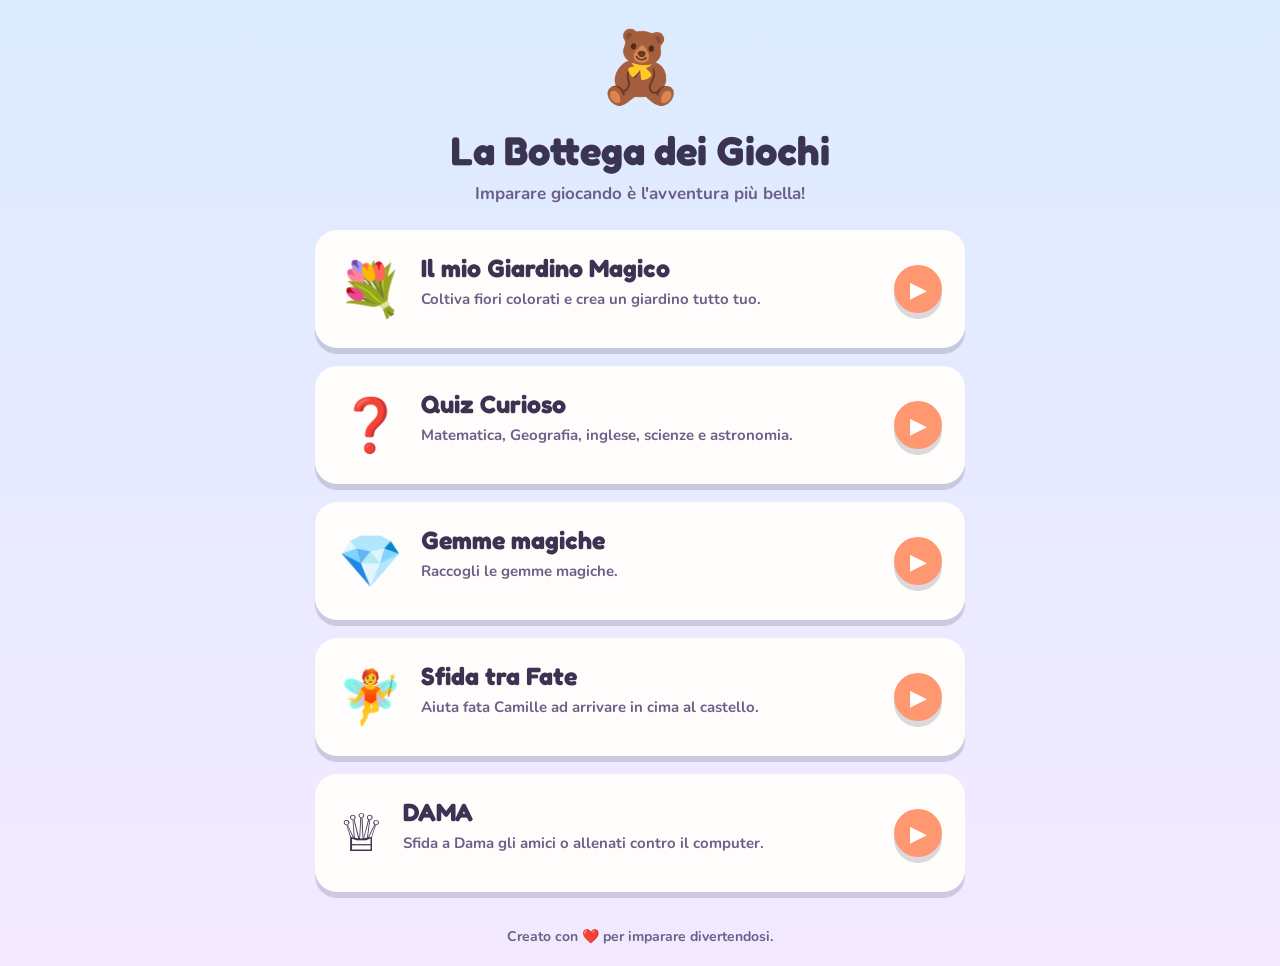
<file: index.html>
<!DOCTYPE html>
<html lang="it">
<head>

<meta charset="UTF-8">
<meta name="viewport" content="width=device-width, initial-scale=1.0">

<title>La Bottega dei Giochi</title>

<link rel="preconnect" href="https://fonts.googleapis.com">
<link href="https://fonts.googleapis.com/css2?family=Fredoka:wght@500;600;700&family=Nunito:wght@600;700;800&display=swap" rel="stylesheet">

<link rel="stylesheet" href="style.css">

</head>

<body>

<div class="stage">

<header>

<div class="logo">🧸</div>

<h1>La Bottega dei Giochi</h1>

<p class="subtitle">
Imparare giocando è l'avventura più bella!
</p>

</header>

<div class="cards">

<a class="card" href="il_mio_giardino_magico.html">

<div class="emoji">
💐
</div>

<div class="text">

<h2>Il mio Giardino Magico</h2>

<p>
Coltiva fiori colorati e crea un giardino tutto tuo.
</p>

</div>

<div class="play">
▶
</div>

</a>


<a class="card" href="quiz_educativo.html">

<div class="emoji">
❓
</div>

<div class="text">

<h2>Quiz Curioso</h2>

<p>
Matematica, Geografia, inglese, scienze e astronomia.
</p>

</div>

<div class="play">
▶
</div>

</a>



<a class="card" href="cerca_gemme.html">

<div class="emoji">
💎
</div>

<div class="text">

<h2>Gemme magiche</h2>

<p>
Raccogli le gemme magiche.

</p>

</div>

<div class="play">

▶

</div>

</a>

<!-- nuovo inserimento --!>
<a class="card" href="Sfida_tra_fate.html">

<div class="emoji">
🧚
</div>

<div class="text">

<h2>Sfida tra Fate</h2>

<p>
Aiuta fata Camille ad arrivare in cima al castello.

</p>

</div>

<div class="play">

▶

</div>

</a>
<!-- fine inserimento --!>

<!-- nuovo inserimento --!>
<a class="card" href="dama_italiana.html">

<div class="emoji">
♕
</div>

<div class="text">

<h2>DAMA</h2>

<p>
Sfida a Dama gli amici o allenati contro il computer.

</p>

</div>

<div class="play">

▶

</div>

</a>
<!-- fine inserimento --!>
  
</div>

<footer>

Creato con ❤️ per imparare divertendosi.

</footer>

</div>

</body>
</html>
</file>
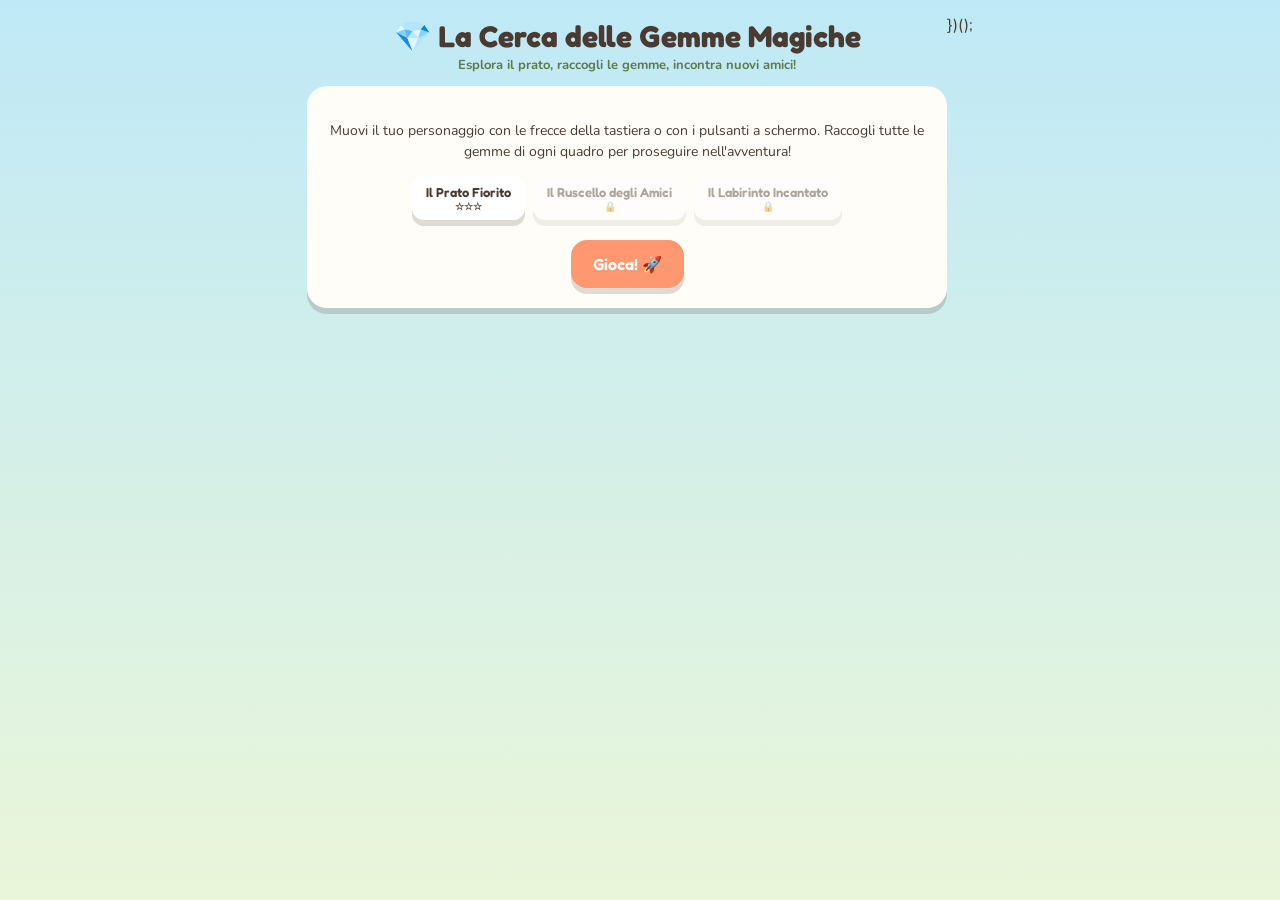
<file: cerca_gemme.html>
<!DOCTYPE html>
<html lang="it">
<head>
<meta charset="UTF-8">
<meta name="viewport" content="width=device-width, initial-scale=1.0">
<title>La Cerca delle Gemme Magiche</title>
<link rel="preconnect" href="https://fonts.googleapis.com">
<link href="https://fonts.googleapis.com/css2?family=Fredoka:wght@500;600;700&family=Nunito:wght@600;700;800&display=swap" rel="stylesheet">
<style>
  :root{
    --sky-top:#BFE9F7;
    --sky-bottom:#EAF6D9;
    --grass:#8FCB6B;
    --grass-dark:#6FAE4A;
    --card:#FFFDF8;
    --ink:#4A3B32;
    --coral:#FF9770;
    --coral-dark:#F07750;
    --leaf:#4CAF7D;
    --leaf-dark:#399367;
    --gem:#5EC8E0;
    --stone:#9C8B7A;
    --shadow: 0 6px 0 rgba(74,59,50,0.18);
  }
  *{box-sizing:border-box; -webkit-tap-highlight-color:transparent;}
  body{
    margin:0;
    font-family:'Nunito', sans-serif;
    background:linear-gradient(180deg, var(--sky-top) 0%, var(--sky-bottom) 100%);
    min-height:100vh;
    color:var(--ink);
    display:flex;
    justify-content:center;
    padding:14px;
    user-select:none;
  }
  .stage{ width:100%; max-width:640px; }
  h1{
    font-family:'Fredoka', sans-serif;
    text-align:center;
    font-size:clamp(22px,6vw,30px);
    margin:4px 0 2px;
  }
  .subtitle{ text-align:center; font-weight:700; color:#5c7a4a; margin:0 0 12px; font-size:13px; }

  .home-card{ background:var(--card); border-radius:20px; padding:20px; box-shadow:var(--shadow); text-align:center; }
  .home-card p{ line-height:1.5; font-size:14px; }
  .big-btn{
    font-family:'Fredoka'; font-weight:600; font-size:16px; border:none; border-radius:16px;
    padding:14px 22px; cursor:pointer; background:var(--coral); color:#fff; box-shadow:var(--shadow); margin-top:8px;
  }
  .big-btn:active{ transform:translateY(3px); box-shadow:0 2px 0 rgba(0,0,0,0.2); }
  .big-btn.secondary{ background:var(--leaf); }
  .level-picker{ display:flex; gap:8px; justify-content:center; margin:12px 0; flex-wrap:wrap; }
  .level-chip{
    font-family:'Fredoka'; font-weight:600; font-size:13px; border:none; border-radius:12px;
    padding:8px 14px; cursor:pointer; background:#fff; box-shadow:var(--shadow); color:var(--ink);
  }
  .level-chip.locked{ opacity:.45; cursor:not-allowed; }
  .level-chip small{ display:block; font-size:10px; }

  .hud{ display:flex; justify-content:space-between; align-items:center; margin-bottom:8px; gap:8px; flex-wrap:wrap; }
  .pill{
    background:var(--card); border-radius:14px; padding:7px 12px; font-family:'Fredoka'; font-weight:600;
    font-size:13px; box-shadow:var(--shadow);
  }
  .back-btn{
    background:var(--card); border:none; border-radius:14px; padding:7px 12px; font-family:'Fredoka';
    font-weight:600; font-size:13px; cursor:pointer; box-shadow:var(--shadow); color:var(--ink);
  }

  .game-wrap{ position:relative; width:100%; aspect-ratio:3/2; border-radius:20px; overflow:hidden;
    background:linear-gradient(180deg, var(--sky-top) 0%, var(--sky-bottom) 35%, #9ED67A 35%, var(--grass) 55%, #7FBE5C 78%, var(--grass-dark) 100%);
    box-shadow:var(--shadow); touch-action:none;
  }
  .entity{ position:absolute; transform:translate(-50%,-50%); pointer-events:none; }
  .entity svg{ display:block; width:100%; height:100%; overflow:visible; }
  .npc, .creature{ pointer-events:auto; cursor:pointer; }
  .npc.traded{ opacity:.55; }

  .trade-prompt{
    position:absolute; transform:translate(-50%,-165%); pointer-events:auto; z-index:10;
    font-family:'Fredoka'; font-weight:600; font-size:12px; border:none; border-radius:12px;
    padding:5px 10px; cursor:pointer; background:var(--coral); color:#fff; box-shadow:0 3px 0 rgba(74,59,50,0.25);
    white-space:nowrap; animation: promptPulse 1s ease-in-out infinite;
  }
  @keyframes promptPulse{ 0%,100%{ transform:translate(-50%,-165%) scale(1); } 50%{ transform:translate(-50%,-165%) scale(1.08); } }

  .gem-sparkle{ animation: sparkle 1.6s ease-in-out infinite; }
  @keyframes sparkle{ 0%,100%{ transform:translate(-50%,-50%) scale(1); } 50%{ transform:translate(-50%,-50%) scale(1.15); } }

  .character{ z-index:5; transition: none; }
  .bump{ animation: bump 0.4s ease; }
  @keyframes bump{ 0%{ filter:none; } 40%{ filter:brightness(1.6) saturate(0.6); } 100%{ filter:none; } }

  .controls{ display:flex; justify-content:space-between; align-items:center; margin-top:12px; }
  .dpad{ display:grid; grid-template-columns:repeat(3,44px); grid-template-rows:repeat(3,44px); gap:4px; }
  .dpad button{
    border:none; border-radius:12px; background:var(--card); box-shadow:var(--shadow); font-size:18px; cursor:pointer;
  }
  .dpad button:active{ transform:translateY(2px); box-shadow:0 2px 0 rgba(0,0,0,0.18); }
  .dpad .up{ grid-column:2; grid-row:1; }
  .dpad .left{ grid-column:1; grid-row:2; }
  .dpad .right{ grid-column:3; grid-row:2; }
  .dpad .down{ grid-column:2; grid-row:3; }
  .hint{ font-size:12px; color:#7a6f5c; font-weight:700; text-align:right; max-width:180px; }

  .toast{
    position:fixed; left:50%; bottom:22px; transform:translateX(-50%) translateY(20px);
    background:var(--ink); color:#fff; padding:10px 18px; border-radius:14px;
    font-weight:700; font-size:14px; opacity:0; transition:all .25s; pointer-events:none;
    max-width:88vw; text-align:center; z-index:70;
  }
  .toast.show{ opacity:1; transform:translateX(-50%) translateY(0); }

  .overlay{ position:fixed; inset:0; background:rgba(74,59,50,0.55); display:flex; align-items:center; justify-content:center; z-index:80; padding:16px; }
  .modal{ background:var(--card); border-radius:20px; padding:24px; max-width:380px; width:100%; text-align:center; box-shadow:0 12px 30px rgba(0,0,0,0.3); }
  .modal h2{ font-family:'Fredoka'; margin-top:0; }
  .modal .stars{ font-size:40px; letter-spacing:6px; margin:10px 0; }

  .loading{ text-align:center; padding:60px 0; font-family:'Fredoka'; font-size:16px; }
</style>
</head>
<body>
<div class="stage" id="stage">
  <div class="loading">💎 Sto preparando l'avventura...</div>
</div>
<div id="toastEl" class="toast"></div>

<script>
(function(){

const STORAGE_KEY = 'gem-quest-progress';
const MOVE_SPEED = 0.9;
const CHAR_R = 4.2;

const FRUIT_EMOJIS = ['🍓','🍎','🍇','🍊'];

const LEVELS = [
  {
    id:1, name:'Il Prato Fiorito',
    intro:'Raccogli gemme 💎 e frutti 🍓! I frutti ti serviranno nei prossimi quadri per fare scambi con gli animali.',
    start:{x:8,y:55},
    gemsNeeded:4,
    gemColor:'#5EC8E0',
    gems:[{id:'g1',x:30,y:22},{id:'g2',x:50,y:78},{id:'g3',x:74,y:30},{id:'g4',x:88,y:62}],
    rocks:[{x:48,y:52,r:6}],
    creatures:[{id:'c1',x:74,y:50,r:5,axis:'y',min:40,max:62,speed:0.22}],
    npcs:[],
    fruits:[{id:'f1',x:18,y:35},{id:'f2',x:40,y:60},{id:'f3',x:65,y:70},{id:'f4',x:80,y:20},{id:'f5',x:55,y:42},{id:'f6',x:25,y:75}],
    decor:{
      trees:[{x:4,y:47,s:1.1},{x:96,y:44,s:1.2},{x:12,y:88,s:0.9},{x:92,y:85,s:1.0}],
      rainbow:{x:78,y:6,w:38},
      tufts:[{x:22,y:40},{x:58,y:46},{x:38,y:82},{x:70,y:56},{x:15,y:65},{x:85,y:47}]
    }
  },
  {
    id:2, name:'Il Ruscello degli Amici',
    intro:'Offri un frutto 🍓 agli amici per ricevere una gemma 💎 in cambio!',
    start:{x:6,y:50},
    gemsNeeded:5,
    gemColor:'#E8607A',
    gems:[{id:'g1',x:18,y:22},{id:'g2',x:82,y:78}],
    rocks:[{x:45,y:35,r:5},{x:60,y:65,r:5}],
    creatures:[{id:'c1',x:50,y:80,r:5,axis:'x',min:35,max:75,speed:0.28}],
    npcs:[
      {id:'n1',x:32,y:58,name:'Coniglietta Lulu',emoji:'🐰'},
      {id:'n2',x:80,y:60,name:'Riccio Tobia',emoji:'🦔'},
      {id:'n3',x:55,y:15,name:'Gufo Sereno',emoji:'🦉'}
    ],
    fruits:[{id:'f1',x:65,y:50}],
    decor:{
      trees:[{x:3,y:47,s:0.9},{x:97,y:90,s:1.1}],
      tufts:[{x:25,y:75},{x:70,y:40},{x:15,y:45}]
    }
  },
  {
    id:3, name:'Il Labirinto Incantato',
    intro:'Trova il frutto nascosto se ti serve! Attenta alle creature, sono più veloci qui. 🌙',
    start:{x:5,y:15},
    gemsNeeded:6,
    gemColor:'#F4B942',
    gems:[{id:'g1',x:14,y:85},{id:'g2',x:92,y:12}],
    rocks:[
      {x:25,y:30,r:5},{x:25,y:50,r:5},{x:25,y:70,r:5},
      {x:50,y:20,r:5},{x:50,y:80,r:5},
      {x:75,y:30,r:5},{x:75,y:50,r:5},{x:75,y:70,r:5}
    ],
    creatures:[
      {id:'c1',x:38,y:50,r:5,axis:'y',min:30,max:70,speed:0.4},
      {id:'c2',x:62,y:50,r:5,axis:'y',min:30,max:70,speed:0.45}
    ],
    npcs:[
      {id:'n1',x:37,y:40,name:'Volpe Argia',emoji:'🦊'},
      {id:'n2',x:63,y:40,name:'Tasso Bruno',emoji:'🦡'},
      {id:'n3',x:37,y:90,name:'Cerbiatta Fiamma',emoji:'🦌'},
      {id:'n4',x:63,y:90,name:'Farfalla Iride',emoji:'🦋'}
    ],
    fruits:[{id:'f1',x:50,y:50}],
    decor:{
      trees:[{x:5,y:48,s:0.9},{x:95,y:90,s:0.9}]
    }
  }
];

let progress = { levelReached:1, stars:{} };
let view = 'home';
let game = null; // active runtime state for current level
let sessionFruit = 0; // valuta di scambio: raccolta nel liv.1, spesa nei liv.2/3, persiste tra i quadri della sessione
let loopHandle = null;
let outsideHandled = false;

const stageEl = document.getElementById('stage');
const toastEl = document.getElementById('toastEl');

function toast(msg){
  toastEl.textContent = msg;
  toastEl.classList.add('show');
  clearTimeout(toast._t);
  toast._t = setTimeout(()=>toastEl.classList.remove('show'), 1900);
}

async function loadProgress(){
  try{
    const res = await window.storage.get(STORAGE_KEY, false);
    if(res && res.value) return JSON.parse(res.value);
  }catch(e){ /* nessun progresso salvato */ }
  return { levelReached:1, stars:{} };
}
async function saveProgress(){
  try{ await window.storage.set(STORAGE_KEY, JSON.stringify(progress), false); }
  catch(e){ console.error('Salvataggio non riuscito', e); }
}

function dist(a,b){ return Math.hypot(a.x-b.x, a.y-b.y); }

// ---------- HOME ----------
function renderHome(){
  const chips = LEVELS.map(l=>{
    const unlocked = l.id <= progress.levelReached;
    const st = progress.stars[l.id] || 0;
    return `<button class="level-chip ${unlocked?'':'locked'}" data-lvl="${l.id}" ${unlocked?'':'disabled'}>
      ${l.name}<small>${unlocked ? '⭐'.repeat(st)+'☆'.repeat(3-st) : '🔒'}</small>
    </button>`;
  }).join('');

  stageEl.innerHTML = `
    <h1>💎 La Cerca delle Gemme Magiche</h1>
    <p class="subtitle">Esplora il prato, raccogli le gemme, incontra nuovi amici!</p>
    <div class="home-card">
      <p>Muovi il tuo personaggio con le frecce della tastiera o con i pulsanti a schermo. Raccogli tutte le gemme di ogni quadro per proseguire nell'avventura!</p>
      <div class="level-picker">${chips}</div>
      <button class="big-btn" id="startBtn">Gioca! 🚀</button>
    </div>
  `;
  document.querySelectorAll('.level-chip').forEach(el=>{
    if(el.disabled) return;
    el.onclick = ()=> startLevel(parseInt(el.dataset.lvl,10));
  });
  document.getElementById('startBtn').onclick = ()=> startLevel(progress.levelReached);
}

// ---------- LEVEL RUNTIME ----------
function startLevel(levelId){
  const def = LEVELS.find(l=>l.id===levelId);
  game = {
    def,
    pos: { x:def.start.x, y:def.start.y },
    keys: { up:false, down:false, left:false, right:false },
    gemsCollected: 0,
    collectedIds: new Set(),
    tradedIds: new Set(),
    fruitIds: new Set(),
    bumps: 0
  };
  view = 'level';
  renderLevel();
  attachControls();
  if(loopHandle) cancelAnimationFrame(loopHandle);
  loopHandle = requestAnimationFrame(tick);
  toast(def.intro);
}

function svgFor(kind, extra){
  if(kind==='character'){
    return `<svg viewBox="0 0 60 60"><ellipse cx="30" cy="52" rx="16" ry="5" fill="rgba(0,0,0,0.15)"/>
      <circle cx="30" cy="28" r="20" fill="#FFCB77"/>
      <circle cx="22" cy="24" r="3.2" fill="#4A3B32"/><circle cx="38" cy="24" r="3.2" fill="#4A3B32"/>
      <path d="M22 34 Q30 40 38 34" stroke="#4A3B32" stroke-width="2.4" fill="none" stroke-linecap="round"/>
      <path d="M12 20 Q6 8 18 6" stroke="#E8607A" stroke-width="5" fill="none" stroke-linecap="round"/>
      <path d="M48 20 Q54 8 42 6" stroke="#E8607A" stroke-width="5" fill="none" stroke-linecap="round"/>
    </svg>`;
  }
  if(kind==='gem'){
    return `<svg viewBox="0 0 40 40"><polygon points="20,4 34,16 27,36 13,36 6,16" fill="${extra||'#5EC8E0'}" stroke="#2E8FA8" stroke-width="2"/>
      <polygon points="20,4 27,16 13,16" fill="#fff" opacity="0.35"/></svg>`;
  }
  if(kind==='rock'){
    return `<svg viewBox="0 0 40 40"><ellipse cx="20" cy="24" rx="18" ry="14" fill="#9B9088"/><ellipse cx="14" cy="18" rx="6" ry="4" fill="#B4ABA3"/></svg>`;
  }
  return '';
}

function treeSVG(){
  return `<svg viewBox="0 0 60 90"><ellipse cx="30" cy="84" rx="14" ry="4" fill="rgba(0,0,0,0.12)"/>
    <rect x="25" y="48" width="10" height="34" rx="4" fill="#8B5E3C"/>
    <circle cx="30" cy="32" r="24" fill="#5FAE5A"/>
    <circle cx="14" cy="42" r="16" fill="#4E9A46"/>
    <circle cx="46" cy="42" r="16" fill="#4E9A46"/>
    <circle cx="22" cy="24" r="6" fill="#74C168" opacity="0.6"/>
  </svg>`;
}

function rainbowSVG(){
  return `<svg viewBox="0 0 300 160" preserveAspectRatio="xMidYMax meet">
    <path d="M10,155 A140,140 0 0,1 290,155" stroke="#FF7A7A" stroke-width="13" fill="none" opacity="0.85"/>
    <path d="M27,155 A123,123 0 0,1 273,155" stroke="#FFC15E" stroke-width="13" fill="none" opacity="0.85"/>
    <path d="M44,155 A106,106 0 0,1 256,155" stroke="#FFE066" stroke-width="13" fill="none" opacity="0.85"/>
    <path d="M61,155 A89,89 0 0,1 239,155" stroke="#8FD97A" stroke-width="13" fill="none" opacity="0.85"/>
    <path d="M78,155 A72,72 0 0,1 222,155" stroke="#6FC3E0" stroke-width="13" fill="none" opacity="0.85"/>
    <path d="M95,155 A55,55 0 0,1 205,155" stroke="#B98CD6" stroke-width="13" fill="none" opacity="0.85"/>
  </svg>`;
}

function tuftSVG(){
  return `<svg viewBox="0 0 40 24"><path d="M6 24 Q8 10 4 0" stroke="#5FAE5A" stroke-width="3" fill="none" stroke-linecap="round"/>
    <path d="M20 24 Q22 6 20 0" stroke="#4E9A46" stroke-width="3" fill="none" stroke-linecap="round"/>
    <path d="M34 24 Q36 12 32 2" stroke="#5FAE5A" stroke-width="3" fill="none" stroke-linecap="round"/></svg>`;
}

function creatureSVG(){
  return `<svg viewBox="0 0 40 40"><ellipse cx="20" cy="26" rx="14" ry="10" fill="#B98CD6"/>
    <circle cx="14" cy="20" r="2.4" fill="#4A3B32"/><circle cx="26" cy="20" r="2.4" fill="#4A3B32"/>
    <path d="M14 30 Q20 34 26 30" stroke="#4A3B32" stroke-width="2" fill="none" stroke-linecap="round"/></svg>`;
}

function renderDecor(wrap, decor){
  if(!decor) return;
  (decor.trees||[]).forEach(t=>{
    const el = document.createElement('div');
    el.className='entity';
    el.style.left=t.x+'%'; el.style.top=t.y+'%';
    const size = 16*(t.s||1);
    el.style.width=size+'%'; el.style.height=(size*1.4)+'%';
    el.innerHTML = treeSVG();
    wrap.appendChild(el);
  });
  if(decor.rainbow){
    const r = decor.rainbow;
    const el = document.createElement('div');
    el.className='entity'; el.style.opacity='0.9';
    el.style.left=r.x+'%'; el.style.top=r.y+'%';
    el.style.width=r.w+'%'; el.style.height=(r.w*0.55)+'%';
    el.innerHTML = rainbowSVG();
    wrap.appendChild(el);
  }
  (decor.tufts||[]).forEach(t=>{
    const el = document.createElement('div');
    el.className='entity';
    el.style.left=t.x+'%'; el.style.top=t.y+'%';
    el.style.width='6%'; el.style.height='4%';
    el.innerHTML = tuftSVG();
    wrap.appendChild(el);
  });
}

function renderLevel(){
  const def = game.def;

  stageEl.innerHTML = `
    <div class="hud">
      <button class="back-btn" id="backBtn">← Menu</button>
      <div class="pill">${def.name}</div>
      <div class="pill">💎 ${game.gemsCollected}/${def.gemsNeeded}</div>
      <div class="pill" id="fruitPill">🍓 ${sessionFruit}</div>
    </div>
    <div class="game-wrap" id="gameWrap"></div>
    <div class="controls">
      <div class="dpad">
        <button class="up" data-dir="up">⬆️</button>
        <button class="left" data-dir="left">⬅️</button>
        <button class="right" data-dir="right">➡️</button>
        <button class="down" data-dir="down">⬇️</button>
      </div>
      <div class="hint">Frecce/WASD sulla tastiera, oppure i pulsanti qui a fianco</div>
    </div>
  `;
  document.getElementById('backBtn').onclick = ()=>{ stopLevel(); view='home'; renderHome(); };

  const wrap = document.getElementById('gameWrap');

  renderDecor(wrap, def.decor);

  def.rocks.forEach(r=>{
    const el = document.createElement('div');
    el.className='entity'; el.style.left=r.x+'%'; el.style.top=r.y+'%';
    el.style.width='11%'; el.style.height='11%';
    el.innerHTML = svgFor('rock');
    wrap.appendChild(el);
  });

  def.gems.forEach(g=>{
    if(game.collectedIds.has(g.id)) return;
    const el = document.createElement('div');
    el.className='entity gem-sparkle'; el.id='gem-'+g.id;
    el.style.left=g.x+'%'; el.style.top=g.y+'%'; el.style.width='8%'; el.style.height='8%';
    el.innerHTML = svgFor('gem', def.gemColor);
    wrap.appendChild(el);
  });

  (def.fruits||[]).forEach((f,i)=>{
    if(game.fruitIds.has(f.id)) return;
    const el = document.createElement('div');
    el.className='entity gem-sparkle'; el.id='fruit-'+f.id;
    el.style.left=f.x+'%'; el.style.top=f.y+'%'; el.style.width='7%'; el.style.height='7%';
    el.style.fontSize='22px'; el.style.display='flex'; el.style.alignItems='center'; el.style.justifyContent='center';
    el.textContent = FRUIT_EMOJIS[i % FRUIT_EMOJIS.length];
    wrap.appendChild(el);
  });

  def.npcs.forEach(n=>{
    const el = document.createElement('div');
    el.className='entity npc' + (game.tradedIds.has(n.id)?' traded':''); el.id='npc-'+n.id;
    el.style.left=n.x+'%'; el.style.top=n.y+'%'; el.style.width='9%'; el.style.height='9%';
    el.style.fontSize='26px'; el.style.display='flex'; el.style.alignItems='center'; el.style.justifyContent='center';
    el.textContent = n.emoji;
    el.title = n.name;
    el.addEventListener('click', ()=>tryTrade(n));
    wrap.appendChild(el);

    if(!game.tradedIds.has(n.id)){
      const prompt = document.createElement('button');
      prompt.className = 'trade-prompt';
      prompt.id = 'prompt-'+n.id;
      prompt.style.left = n.x+'%';
      prompt.style.top = n.y+'%';
      prompt.textContent = '🔁 Scambia';
      prompt.style.display = 'none';
      prompt.addEventListener('click', (e)=>{ e.stopPropagation(); tryTrade(n); });
      wrap.appendChild(prompt);
    }
  });

  def.creatures.forEach(c=>{
    const el = document.createElement('div');
    el.className='entity creature'; el.id='creature-'+c.id;
    el.style.left=c.x+'%'; el.style.top=c.y+'%'; el.style.width='9%'; el.style.height='9%';
    el.innerHTML = creatureSVG();
    wrap.appendChild(el);
  });

  const charEl = document.createElement('div');
  charEl.className='entity character'; charEl.id='character';
  charEl.style.left=game.pos.x+'%'; charEl.style.top=game.pos.y+'%'; charEl.style.width='10%'; charEl.style.height='10%';
  charEl.innerHTML = svgFor('character');
  wrap.appendChild(charEl);
}

function tryTrade(npc){
  if(!game || view!=='level') return;
  const npcEl = document.getElementById('npc-'+npc.id);
  const npcPos = {x:npc.x, y:npc.y};
  if(dist(game.pos, npcPos) > 12){
    toast(`Avvicinati a ${npc.name} per scambiare! 🚶`);
    return;
  }
  if(game.tradedIds.has(npc.id)){
    toast(`${npc.name} ti ha già dato la sua gemma!`);
    return;
  }
  if(sessionFruit<=0){
    toast('Non hai più frutti da offrire! 🍓 Torna al livello 1 per raccoglierne altri.');
    return;
  }
  sessionFruit--;
  game.tradedIds.add(npc.id);
  game.gemsCollected++;
  toast(`${npc.name}: grazie per il frutto! Ecco una gemma 💎`);
  refreshHud();
  npcEl.classList.add('traded');
  const prompt = document.getElementById('prompt-'+npc.id);
  if(prompt) prompt.remove();
  checkWin();
}

function refreshHud(){
  const gemPill = document.querySelectorAll('.hud .pill')[1];
  if(gemPill) gemPill.textContent = `💎 ${game.gemsCollected}/${game.def.gemsNeeded}`;
  const fruitPill = document.getElementById('fruitPill');
  if(fruitPill) fruitPill.textContent = `🍓 ${sessionFruit}`;
}

// ---------- Controls ----------
function attachControls(){
  document.onkeydown = (e)=>{
    const map = {ArrowUp:'up',ArrowDown:'down',ArrowLeft:'left',ArrowRight:'right', w:'up',s:'down',a:'left',d:'right'};
    const dir = map[e.key];
    if(dir){ game.keys[dir]=true; e.preventDefault(); }
  };
  document.onkeyup = (e)=>{
    const map = {ArrowUp:'up',ArrowDown:'down',ArrowLeft:'left',ArrowRight:'right', w:'up',s:'down',a:'left',d:'right'};
    const dir = map[e.key];
    if(dir){ game.keys[dir]=false; }
  };
  document.querySelectorAll('.dpad button').forEach(btn=>{
    const dir = btn.dataset.dir;
    const set = (v)=> (e)=>{ if(game) game.keys[dir]=v; e.preventDefault(); };
    btn.addEventListener('pointerdown', set(true));
    btn.addEventListener('pointerup', set(false));
    btn.addEventListener('pointerleave', set(false));
    btn.addEventListener('pointercancel', set(false));
  });
}
function detachControls(){
  document.onkeydown = null;
  document.onkeyup = null;
}

function stopLevel(){
  if(loopHandle) cancelAnimationFrame(loopHandle);
  loopHandle = null;
  detachControls();
  game = null;
}

// ---------- Game loop ----------
function tick(){
  if(!game || view!=='level'){ return; }
  const k = game.keys;
  let dx=0, dy=0;
  if(k.up) dy -= 1;
  if(k.down) dy += 1;
  if(k.left) dx -= 1;
  if(k.right) dx += 1;
  if(dx!==0 && dy!==0){ dx*=0.7071; dy*=0.7071; }

  let nx = game.pos.x + dx*MOVE_SPEED;
  let ny = game.pos.y + dy*MOVE_SPEED;
  nx = Math.max(3, Math.min(97, nx));
  ny = Math.max(6, Math.min(94, ny));

  const def = game.def;
  let blocked = false;
  def.rocks.forEach(r=>{
    if(dist({x:nx,y:ny}, r) < (CHAR_R*0.7 + r.r*0.7)) blocked = true;
  });
  if(!blocked){
    game.pos.x = nx; game.pos.y = ny;
  }

  const charEl = document.getElementById('character');
  if(charEl){ charEl.style.left = game.pos.x+'%'; charEl.style.top = game.pos.y+'%'; }

  // show/hide trade prompts based on proximity
  def.npcs.forEach(n=>{
    if(game.tradedIds.has(n.id)) return;
    const prompt = document.getElementById('prompt-'+n.id);
    if(!prompt) return;
    prompt.style.display = dist(game.pos, n) < 12 ? 'block' : 'none';
  });

  // move creatures
  def.creatures.forEach(c=>{
    if(c.axis==='x'){
      c.x += (c.dir||1) * c.speed;
      if(c.x > c.max){ c.x = c.max; c.dir=-1; }
      if(c.x < c.min){ c.x = c.min; c.dir=1; }
    } else {
      c.y += (c.dir||1) * c.speed;
      if(c.y > c.max){ c.y = c.max; c.dir=-1; }
      if(c.y < c.min){ c.y = c.min; c.dir=1; }
    }
    const el = document.getElementById('creature-'+c.id);
    if(el){ el.style.left=c.x+'%'; el.style.top=c.y+'%'; }
    if(dist(game.pos, c) < (CHAR_R*0.7 + c.r*0.7)){
      handleBonk();
    }
  });

  // check gem pickup
  def.gems.forEach(g=>{
    if(game.collectedIds.has(g.id)) return;
    if(dist(game.pos, g) < (CHAR_R*0.8 + 3)){
      game.collectedIds.add(g.id);
      game.gemsCollected++;
      const el = document.getElementById('gem-'+g.id);
      if(el) el.remove();
      refreshHud();
      toast('Gemma raccolta! 💎');
      checkWin();
    }
  });

  // check fruit pickup
  (def.fruits||[]).forEach(f=>{
    if(game.fruitIds.has(f.id)) return;
    if(dist(game.pos, f) < (CHAR_R*0.8 + 3)){
      game.fruitIds.add(f.id);
      sessionFruit++;
      const el = document.getElementById('fruit-'+f.id);
      if(el) el.remove();
      refreshHud();
      toast('Frutto raccolto! 🍓 Potrai scambiarlo con gli amici più avanti.');
    }
  });

  loopHandle = requestAnimationFrame(tick);
}

function handleBonk(){
  if(game._bonkCooldown) return;
  game._bonkCooldown = true;
  game.bumps++;
  game.pos.x = game.def.start.x;
  game.pos.y = game.def.start.y;
  const charEl = document.getElementById('character');
  if(charEl){
    charEl.style.left = game.pos.x+'%'; charEl.style.top = game.pos.y+'%';
    charEl.classList.add('bump');
    setTimeout(()=>charEl.classList.remove('bump'), 400);
  }
  toast('Ops! Torni al punto di partenza, ma le tue gemme restano tue! 💪');
  setTimeout(()=>{ game._bonkCooldown = false; }, 900);
}

function checkWin(){
  if(game.gemsCollected >= game.def.gemsNeeded){
    finishLevel();
  }
}

async function finishLevel(){
  stopLevel_keepState();
  const stars = game.bumps===0 ? 3 : game.bumps<=2 ? 2 : 1;
  const lvlId = game.def.id;
  if(!progress.stars[lvlId] || stars > progress.stars[lvlId]){
    progress.stars[lvlId] = stars;
  }
  if(lvlId >= progress.levelReached && lvlId < LEVELS.length){
    progress.levelReached = lvlId + 1;
  } else if(lvlId===LEVELS.length){
    progress.levelReached = Math.max(progress.levelReached, LEVELS.length);
  }
  await saveProgress();
  showLevelComplete(stars, lvlId);
}

function stopLevel_keepState(){
  if(loopHandle) cancelAnimationFrame(loopHandle);
  loopHandle = null;
  detachControls();
}

function showLevelComplete(stars, lvlId){
  const isLast = lvlId === LEVELS.length;
  const overlay = document.createElement('div');
  overlay.className='overlay';
  overlay.innerHTML = `
    <div class="modal">
      <h2>${isLast ? '🏆 Avventura completata!' : '🎉 Quadro completato!'}</h2>
      <div class="stars">${'⭐'.repeat(stars)}${'☆'.repeat(3-stars)}</div>
      <p>${isLast ? 'Hai raccolto tutte le gemme di ogni quadro. Bravissima esploratrice!' : 'Ottimo lavoro! Pronta per il prossimo quadro?'}</p>
      <button class="big-btn" id="nextLevelBtn">${isLast ? 'Torna al menu 🏠' : 'Prossimo quadro ➡️'}</button>
      <button class="big-btn secondary" id="retryLevelBtn">🔁 Rigioca questo quadro</button>
    </div>
  `;
  document.body.appendChild(overlay);
  document.getElementById('nextLevelBtn').onclick = ()=>{
    overlay.remove();
    game = null;
    if(isLast){ view='home'; renderHome(); }
    else { startLevel(lvlId+1); }
  };
  document.getElementById('retryLevelBtn').onclick = ()=>{
    overlay.remove();
    startLevel(lvlId);
  };
}

// ---------- Init ----------
(async function init(){
  progress = await loadProgress();
  renderHome();
})();

})();
</script>
</body>
</html>

})();
</script>
</body>
</html>
</file>
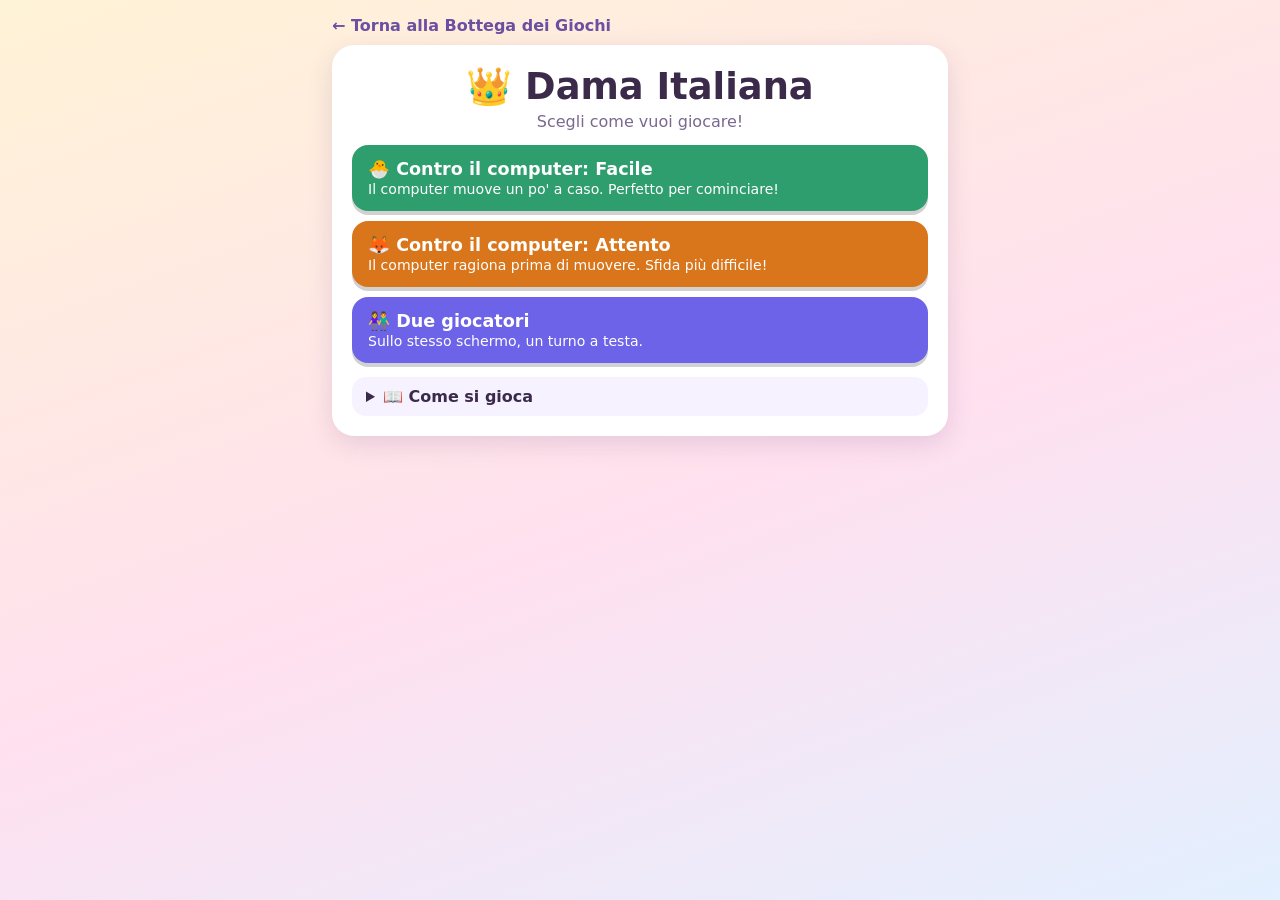
<file: dama_italiana.html>
<!DOCTYPE html>
<html lang="it">
<head>
<meta charset="utf-8">
<meta name="viewport" content="width=device-width,initial-scale=1,viewport-fit=cover">
<title>Dama Italiana</title>
<style>
*{box-sizing:border-box}
html,body{margin:0}
body{
  font-family:"Trebuchet MS","Segoe UI",system-ui,-apple-system,sans-serif;
  color:#3b2a4a;
  background:linear-gradient(160deg,#fff3d6 0%,#ffe0ef 55%,#e3f0ff 100%);
  min-height:100vh;
  -webkit-tap-highlight-color:transparent;
}
main{max-width:640px;margin:0 auto;padding:12px 12px 28px}
.hidden{display:none!important}
.back{display:inline-block;margin:4px 0 10px;color:#6b4fa0;text-decoration:none;font-weight:700}
.back:hover{text-decoration:underline}

/* ---------- Menu ---------- */
.card{background:#fff;border-radius:22px;padding:20px;box-shadow:0 8px 24px rgba(90,60,120,.15)}
h1{margin:0 0 4px;font-size:clamp(1.7rem,6vw,2.3rem);text-align:center}
.sub{text-align:center;margin:0 0 14px;color:#7a6890}
.modebtn{
  display:block;width:100%;text-align:left;border:0;border-radius:16px;
  padding:14px 16px;margin:10px 0;font:inherit;font-size:1.1rem;font-weight:700;
  color:#fff;cursor:pointer;box-shadow:0 4px 0 rgba(0,0,0,.18);
}
.modebtn small{display:block;font-weight:400;font-size:.88rem;margin-top:2px}
.modebtn:active{transform:translateY(2px);box-shadow:0 2px 0 rgba(0,0,0,.18)}
.m1{background:#2f9e6e}
.m2{background:#d9751a}
.m3{background:#6c63e8}
details{margin-top:14px;background:#f7f2ff;border-radius:14px;padding:10px 14px}
summary{cursor:pointer;font-weight:700}
details ul{padding-left:20px;margin:8px 0 4px}
details li{margin:7px 0;line-height:1.4}

/* ---------- Gioco ---------- */
.top{display:flex;align-items:center;justify-content:space-between;gap:8px;margin-bottom:8px}
.score{display:flex;align-items:center;gap:6px;background:#fff;border-radius:999px;padding:6px 12px;font-weight:700;box-shadow:0 2px 8px rgba(90,60,120,.12)}
.dot{width:16px;height:16px;border-radius:50%;display:inline-block;border:2px solid #b9a9d6}
.dot.w{background:#fff}
.dot.b{background:#2a2038;border-color:#2a2038}
#turn{flex:1;text-align:center;font-weight:700;font-size:.95rem}
#modeLabel{text-align:center;font-size:.85rem;color:#7a6890;margin:0 0 6px}
#status{
  min-height:3.4em;display:flex;align-items:center;justify-content:center;text-align:center;
  border-radius:14px;padding:8px 12px;margin:0 0 10px;background:#fff;font-weight:600;line-height:1.3;
  box-shadow:0 2px 8px rgba(90,60,120,.1);
}
#status.warn{background:#fff0c9;box-shadow:inset 0 0 0 2px #f5b301}
#status.info{background:#e6f6ff}

#board{
  display:grid;grid-template-columns:repeat(8,minmax(0,1fr));grid-template-rows:repeat(8,minmax(0,1fr));
  width:min(94vw,560px);
  width:min(94vw,560px,calc(100dvh - 300px));
  min-width:280px;aspect-ratio:1/1;margin:0 auto;
  border:6px solid #5a3d7a;border-radius:12px;overflow:hidden;
  box-shadow:0 10px 24px rgba(60,30,90,.3);user-select:none;-webkit-user-select:none;
}
.sq{position:relative;display:flex;align-items:center;justify-content:center;min-width:0;min-height:0}
.sq.light{background:#ffe9c7}
.sq.dark{background:#2e8b7a;cursor:pointer}
.sq.sel{box-shadow:inset 0 0 0 4px #ffd21f}
.sq.last{box-shadow:inset 0 0 0 3px rgba(255,255,255,.55)}
.sq.dest::after{
  content:"";position:absolute;width:30%;height:30%;border-radius:50%;
  background:rgba(255,210,31,.95);box-shadow:0 0 0 3px rgba(255,255,255,.6);
}
.sq.dest.cap::after{background:rgba(255,120,40,.95)}
.sq:focus-visible{outline:3px solid #ffd21f;outline-offset:-3px}

.piece{
  width:78%;height:78%;border-radius:50%;display:flex;align-items:center;justify-content:center;
  position:relative;z-index:1;
  box-shadow:0 3px 0 rgba(0,0,0,.35),inset 0 -4px 6px rgba(0,0,0,.15);
  transition:transform .15s,opacity .2s;
}
.piece::before{content:"";position:absolute;inset:14%;border-radius:50%;border:2px solid rgba(0,0,0,.18)}
.piece.w{background:radial-gradient(circle at 35% 30%,#ffffff,#e9e1f5 70%)}
.piece.b{background:radial-gradient(circle at 35% 30%,#6d5a8a,#241a33 75%)}
.crown{width:58%;height:58%;display:block;position:relative;z-index:1;flex:none}
.piece.w .crown{color:#d99a00}
.piece.b .crown{color:#ffd24a}
.piece.taken{opacity:.3;transform:scale(.8)}
.piece.must{
  animation:pulse 1s ease-in-out infinite;
  box-shadow:0 0 0 4px #ffb020,0 0 18px 6px rgba(255,176,32,.9);
}
@keyframes pulse{50%{transform:scale(1.1)}}
@media (prefers-reduced-motion:reduce){.piece.must{animation:none}}

.controls{display:flex;flex-wrap:wrap;gap:8px;justify-content:center;margin-top:14px}
.btn{
  border:0;border-radius:999px;padding:10px 16px;font:inherit;font-weight:700;
  background:#fff;color:#5a3d7a;box-shadow:0 3px 0 rgba(90,60,120,.25);cursor:pointer;
}
.btn:active{transform:translateY(2px);box-shadow:0 1px 0 rgba(90,60,120,.25)}
.btn:disabled{opacity:.45;cursor:default}
.btn.main{background:#6c63e8;color:#fff}

#overlay{
  position:fixed;inset:0;background:rgba(40,25,60,.55);display:flex;
  align-items:center;justify-content:center;padding:16px;z-index:10;
}
.dialog{background:#fff;border-radius:24px;padding:24px 20px;max-width:360px;width:100%;text-align:center}
.dialog .big{font-size:3.2rem;margin-bottom:4px}
.dialog h2{margin:0 0 6px}
.dialog p{margin:0 0 14px;color:#6a5a7e}
.dialog .controls{margin-top:6px}
</style>
</head>
<body>
<main>
  <a class="back" href="index.html">← Torna alla Bottega dei Giochi</a>

  <!-- MENU -->
  <section id="menu" class="card">
    <h1>👑 Dama Italiana</h1>
    <p class="sub">Scegli come vuoi giocare!</p>
    <button class="modebtn m1" id="bEasy" type="button">🐣 Contro il computer: Facile
      <small>Il computer muove un po' a caso. Perfetto per cominciare!</small></button>
    <button class="modebtn m2" id="bSmart" type="button">🦊 Contro il computer: Attento
      <small>Il computer ragiona prima di muovere. Sfida più difficile!</small></button>
    <button class="modebtn m3" id="bTwo" type="button">👫 Due giocatori
      <small>Sullo stesso schermo, un turno a testa.</small></button>

    <details>
      <summary>📖 Come si gioca</summary>
      <ul>
        <li>Si gioca sulle caselle scure. Le <b>Bianche</b> muovono per prime. Contro il computer, tu giochi con le Bianche.</li>
        <li>Le pedine si muovono in <b>diagonale, in avanti</b>, di una casella.</li>
        <li>Per <b>mangiare</b> salti una pedina avversaria che ti sta davanti in diagonale, se subito dietro c'è una casella libera. Le pedine semplici mangiano solo in avanti.</li>
        <li><b>Mangiare è obbligatorio!</b> Se puoi mangiare devi farlo, e se con la stessa pedina puoi mangiare ancora, devi continuare.</li>
        <li>Una pedina semplice <b>non può mangiare una dama</b>.</li>
        <li><b>Regola della maggioranza:</b> se hai più modi di mangiare, devi scegliere quello che mangia più pezzi. A parità, quello fatto con una dama; poi quello che mangia più dame; poi quello che incontra per prima una dama. In questi casi le pedine che devono muovere si illuminano!</li>
        <li>Quando una pedina arriva all'ultima fila diventa <b>dama</b> 👑: si muove e mangia in avanti e all'indietro, ma di una casella alla volta. Se diventa dama mentre mangia, la sua mossa finisce lì.</li>
        <li>Vince chi mangia tutte le pedine dell'avversario o le blocca in modo che non possa più muovere.</li>
        <li>È patta (pareggio) se per 40 mosse di fila (20 a testa) nessuno mangia e nessuna pedina semplice si muove.</li>
      </ul>
    </details>
  </section>

  <!-- GIOCO -->
  <section id="game" class="hidden">
    <p id="modeLabel"></p>
    <div class="top">
      <div class="score" title="Pedine bianche rimaste"><span class="dot w"></span><span id="cntW">12</span></div>
      <div id="turn"></div>
      <div class="score" title="Pedine nere rimaste"><span class="dot b"></span><span id="cntB">12</span></div>
    </div>
    <div id="status" role="status" aria-live="polite"></div>
    <div id="board" role="grid" aria-label="Scacchiera della dama"></div>
    <div class="controls">
      <button class="btn" id="bUndo" type="button">↩️ Annulla mossa</button>
      <button class="btn" id="bFlip" type="button">🔄 Gira la scacchiera</button>
      <button class="btn" id="bNew" type="button">🔁 Nuova partita</button>
      <button class="btn" id="bMenu" type="button">🏠 Menu</button>
    </div>
  </section>
</main>

<div id="overlay" class="hidden">
  <div class="dialog" role="dialog" aria-modal="true" aria-labelledby="ovTitle">
    <div class="big" id="ovEmoji">🎉</div>
    <h2 id="ovTitle"></h2>
    <p id="ovText"></p>
    <div class="controls">
      <button class="btn main" id="ovAgain" type="button">🔁 Gioca ancora</button>
      <button class="btn" id="ovMenu" type="button">🏠 Menu</button>
      <button class="btn" id="ovClose" type="button">👀 Guarda la scacchiera</button>
    </div>
  </div>
</div>

<noscript>Questo gioco ha bisogno di JavaScript per funzionare.</noscript>

<script>
(function () {
'use strict';

// ==== ENGINE START ====
// Scacchiera 8x8. Valori: 0 vuota, 1 pedina bianca, 2 dama bianca, -1 pedina nera, -2 dama nera.
// Le caselle scure sono quelle con (riga + colonna) dispari: la casella scura
// all'angolo in basso a sinistra di ciascun giocatore, come nella dama italiana.
// Le Bianche stanno in basso (righe 5-7) e muovono verso l'alto; le Nere in alto (righe 0-2).
const W = 1, B = -1;
const SMART_DEPTH = 3; // profondita' di ragionamento del livello "Attento" (piu' alto = piu' forte)

const sideOf = v => (v > 0 ? 1 : (v < 0 ? -1 : 0));
const isKing = v => v === 2 || v === -2;
const fwd = side => (side === W ? -1 : 1);
const promoRow = side => (side === W ? 0 : 7);
const inside = (r, c) => r >= 0 && r < 8 && c >= 0 && c < 8;
const isDark = (r, c) => (r + c) % 2 === 1;
const clone = b => b.map(row => row.slice());

function newBoard() {
  const b = Array.from({ length: 8 }, () => Array(8).fill(0));
  for (let r = 0; r < 3; r++) for (let c = 0; c < 8; c++) if (isDark(r, c)) b[r][c] = B;
  for (let r = 5; r < 8; r++) for (let c = 0; c < 8; c++) if (isDark(r, c)) b[r][c] = W;
  return b;
}

function dirsFor(v) {
  if (isKing(v)) return [[-1, -1], [-1, 1], [1, -1], [1, 1]];
  const f = fwd(sideOf(v));
  return [[f, -1], [f, 1]];
}

function simpleMoves(b, side) {
  const out = [];
  for (let r = 0; r < 8; r++) for (let c = 0; c < 8; c++) {
    const v = b[r][c];
    if (sideOf(v) !== side) continue;
    for (const [dr, dc] of dirsFor(v)) {
      const nr = r + dr, nc = c + dc;
      if (inside(nr, nc) && b[nr][nc] === 0) {
        out.push({ from: [r, c], path: [[nr, nc]], caps: [], king: isKing(v) });
      }
    }
  }
  return out;
}

// Tutte le sequenze di presa possibili (prima di applicare le regole di precedenza).
// I pezzi mangiati restano sulla scacchiera fino a fine mossa: non si salta due volte lo stesso pezzo.
function captureSeqs(b, side) {
  const out = [];
  for (let r = 0; r < 8; r++) for (let c = 0; c < 8; c++) {
    const v = b[r][c];
    if (sideOf(v) !== side) continue;
    const king = isKing(v);
    b[r][c] = 0; // il pezzo che muove lascia la sua casella
    const taken = new Set();
    (function dfs(cr, cc, path, caps) {
      let found = false;
      for (const [dr, dc] of dirsFor(v)) {
        const mr = cr + dr, mc = cc + dc, lr = cr + 2 * dr, lc = cc + 2 * dc;
        if (!inside(lr, lc)) continue;
        const t = b[mr][mc];
        if (sideOf(t) !== -side) continue;          // serve un pezzo avversario
        if (taken.has(mr * 8 + mc)) continue;        // mai due volte lo stesso pezzo
        if (!king && isKing(t)) continue;            // la pedina non mangia la dama
        if (b[lr][lc] !== 0) continue;               // la casella di arrivo deve essere libera
        found = true;
        taken.add(mr * 8 + mc);
        const np = path.concat([[lr, lc]]);
        const ncaps = caps.concat([{ r: mr, c: mc, k: isKing(t) }]);
        if (!king && lr === promoRow(side)) {
          out.push({ from: [r, c], path: np, caps: ncaps, king: false }); // promozione: la mossa finisce
        } else {
          dfs(lr, lc, np, ncaps);
        }
        taken.delete(mr * 8 + mc);
      }
      if (!found && caps.length) out.push({ from: [r, c], path: path, caps: caps, king: king });
    })(r, c, [], []);
    b[r][c] = v;
  }
  return out;
}

// Legge della maggioranza e precedenze della dama italiana.
// "reason" dice qual e' la prima regola che ha escluso delle prese.
function filterCaptures(seqs) {
  let list = seqs, reason = null;
  const narrow = (fn, why) => {
    const nl = fn(list);
    if (nl.length < list.length) { if (!reason) reason = why; list = nl; }
  };
  narrow(l => { const m = Math.max(...l.map(s => s.caps.length)); return l.filter(s => s.caps.length === m); }, 'count');
  narrow(l => (l.some(s => s.king) ? l.filter(s => s.king) : l), 'king');
  narrow(l => {
    const kc = s => s.caps.filter(x => x.k).length;
    const m = Math.max(...l.map(kc));
    return l.filter(s => kc(s) === m);
  }, 'kings');
  narrow(l => {
    const first = s => { const i = s.caps.findIndex(x => x.k); return i < 0 ? 99 : i; };
    const m = Math.min(...l.map(first));
    return l.filter(s => first(s) === m);
  }, 'first');
  return { list, reason };
}

function legalMoves(b, side) {
  const caps = captureSeqs(b, side);
  if (caps.length) {
    const f = filterCaptures(caps);
    return { moves: f.list, capture: true, all: caps, reason: f.reason };
  }
  return { moves: simpleMoves(b, side), capture: false, all: [], reason: null };
}

function applyMove(b, mv) {
  const nb = clone(b);
  const fr = mv.from[0], fc = mv.from[1];
  let v = nb[fr][fc];
  nb[fr][fc] = 0;
  for (const cp of mv.caps) nb[cp.r][cp.c] = 0;
  const last = mv.path[mv.path.length - 1];
  const side = sideOf(v);
  if (!isKing(v) && last[0] === promoRow(side)) v = side * 2;
  nb[last[0]][last[1]] = v;
  return nb;
}

// Valutazione dal punto di vista del Bianco (positiva = meglio per il Bianco).
function evaluate(b) {
  let s = 0;
  for (let r = 0; r < 8; r++) for (let c = 0; c < 8; c++) {
    const v = b[r][c];
    if (!v) continue;
    const side = sideOf(v);
    const centre = Math.min(c, 7 - c) + Math.min(r, 7 - r);
    let val;
    if (isKing(v)) {
      val = 320 + centre;
    } else {
      const adv = side === W ? 7 - r : r;
      val = 100 + adv * 4 + centre;
      if (r === (side === W ? 7 : 0)) val += 6; // pedine sulla fila di partenza: difesa
    }
    s += side * val;
  }
  return s;
}

function negamax(b, side, depth, alpha, beta, ext) {
  const lm = legalMoves(b, side);
  if (!lm.moves.length) return -100000 - depth; // chi non ha mosse perde; meglio vincere presto
  if (depth <= 0) {
    if (lm.capture && ext > 0) { depth = 1; ext--; }   // non fermarsi in mezzo a uno scambio
    else return side * evaluate(b);
  }
  let best = -Infinity;
  for (const mv of lm.moves) {
    const sc = -negamax(applyMove(b, mv), -side, depth - 1, -beta, -alpha, ext);
    if (sc > best) best = sc;
    if (best > alpha) alpha = best;
    if (alpha >= beta) break;
  }
  return best;
}

function chooseMove(b, side, level) {
  const moves = legalMoves(b, side).moves;
  if (!moves.length) return null;
  if (level === 'easy') return moves[Math.floor(Math.random() * moves.length)];
  const scored = moves.map(mv => ({
    mv,
    sc: -negamax(applyMove(b, mv), -side, SMART_DEPTH - 1, -Infinity, Infinity, 4)
  }));
  const best = Math.max(...scored.map(x => x.sc));
  const pool = scored.filter(x => x.sc >= best - 2); // un po' di varieta' tra mosse equivalenti
  return pool[Math.floor(Math.random() * pool.length)].mv;
}
// ==== ENGINE END ====

// ---------------------------------------------------------------- Interfaccia
const $ = id => document.getElementById(id);
const FILES = 'abcdefgh';
const REASONS = {
  count: '⚠️ Regola della maggioranza: devi fare la presa che mangia più pezzi! Le pedine che possono farla sono illuminate.',
  king: '⚠️ A parità di pezzi mangiati devi mangiare con la dama! La pedina giusta è illuminata.',
  kings: '⚠️ Devi fare la presa che mangia più dame! La pedina giusta è illuminata.',
  first: '⚠️ Devi fare la presa che incontra per prima una dama! La pedina giusta è illuminata.'
};

const S = {
  board: null, turn: W, mode: 'cpu', level: 'easy', human: W,
  over: false, noProg: 0, history: [], sel: null, legal: null,
  busy: false, flipped: false, last: null, timer: null
};

const conflict = L => !!L && L.capture && L.moves.length < L.all.length;
const humanTurn = () => !S.over && !(S.mode === 'cpu' && S.turn !== S.human);

function setStatus(msg, kind) {
  const el = $('status');
  el.textContent = msg;
  el.className = kind || '';
}

function showSection(id) {
  $('menu').classList.toggle('hidden', id !== 'menu');
  $('game').classList.toggle('hidden', id !== 'game');
}

function startGame(mode, level) {
  clearTimeout(S.timer);
  Object.assign(S, {
    board: newBoard(), turn: W, mode, level, over: false, noProg: 0,
    history: [], sel: null, busy: false, last: null, flipped: false
  });
  $('overlay').classList.add('hidden');
  $('bFlip').classList.toggle('hidden', mode === 'cpu');
  $('modeLabel').textContent = mode === 'cpu'
    ? 'Tu: Bianche ⚪ · Computer: Nere ⚫ · Livello ' + (level === 'easy' ? 'Facile 🐣' : 'Attento 🦊')
    : 'Due giocatori · Bianche ⚪ contro Nere ⚫';
  showSection('game');
  beginTurn();
}

function turnMessage() {
  const L = S.legal;
  if (L && L.capture) {
    if (conflict(L)) return { msg: REASONS[L.reason], kind: 'warn' };
    return { msg: 'Hai una presa obbligatoria: devi mangiare! 🎯', kind: 'info' };
  }
  const who = S.mode === 'cpu' ? 'Tocca a te!' : 'Tocca alle ' + (S.turn === W ? 'Bianche' : 'Nere') + '.';
  return { msg: who + ' Scegli una pedina.', kind: '' };
}

function beginTurn() {
  S.sel = null;
  S.legal = legalMoves(S.board, S.turn);
  if (!S.legal.moves.length) { endGame(-S.turn); return; }
  if (S.noProg >= 40) { endGame(0); return; }
  const cpuTurn = S.mode === 'cpu' && S.turn !== S.human;
  S.busy = cpuTurn;
  render();
  if (cpuTurn) {
    setStatus('Il computer sta pensando… 🤔');
    S.timer = setTimeout(cpuPlay, 700);
    return;
  }
  const t = turnMessage();
  setStatus(t.msg, t.kind);
}

function cpuPlay() {
  if (S.over) return;
  const mv = chooseMove(S.board, S.turn, S.level);
  if (!mv) { endGame(-S.turn); return; }
  let i = 0;
  const step = () => {
    S.sel = { from: mv.from, path: mv.path.slice(0, i + 1), caps: mv.caps.slice(0, i + 1), cpu: true };
    render();
    i++;
    if (i < mv.path.length) S.timer = setTimeout(step, 500);
    else S.timer = setTimeout(() => commit(mv), 450);
  };
  step();
}

function commit(mv) {
  S.history.push({ board: clone(S.board), turn: S.turn, noProg: S.noProg });
  const mover = S.board[mv.from[0]][mv.from[1]];
  S.noProg = (mv.caps.length || !isKing(mover)) ? 0 : S.noProg + 1;
  S.board = applyMove(S.board, mv);
  S.last = { from: mv.from, to: mv.path[mv.path.length - 1] };
  S.turn = -S.turn;
  beginTurn();
}

function candidates() {
  const sel = S.sel;
  return S.legal.moves.filter(m =>
    m.from[0] === sel.from[0] && m.from[1] === sel.from[1] &&
    sel.path.every((p, i) => m.path[i][0] === p[0] && m.path[i][1] === p[1]));
}

function trySelect(r, c) {
  const mine = S.legal.moves.filter(m => m.from[0] === r && m.from[1] === c);
  if (!mine.length) {
    if (S.legal.capture) {
      setStatus(conflict(S.legal)
        ? REASONS[S.legal.reason]
        : 'Questa pedina non può mangiare. Hai una presa obbligatoria: scegli un\'altra pedina!', 'warn');
    } else {
      setStatus('Questa pedina non si può muovere ora. Provane un\'altra!', 'warn');
    }
    return;
  }
  S.sel = { from: [r, c], path: [], caps: [] };
  setStatus(S.legal.capture
    ? 'Tocca la casella dove atterri mangiando 🎯'
    : 'Tocca una casella evidenziata per muovere.', 'info');
  render();
}

function onSquare(r, c) {
  if (S.over || S.busy || !S.legal || !humanTurn()) return;
  const sel = S.sel;
  const v = S.board[r][c];
  if (sel) {
    const idx = sel.path.length;
    const next = candidates().filter(m => m.path[idx] && m.path[idx][0] === r && m.path[idx][1] === c);
    if (next.length) {
      sel.path.push([r, c]);
      if (S.legal.capture) sel.caps.push(next[0].caps[idx]);
      const done = next.find(m => m.path.length === sel.path.length);
      if (done) { commit(done); return; }
      setStatus('Ottimo! Continua a mangiare con la stessa pedina ✨', 'info');
      render();
      return;
    }
    const here = idx ? sel.path[idx - 1] : sel.from;
    if (here[0] === r && here[1] === c) {        // tocco la pedina scelta: annullo
      S.sel = null;
      const t = turnMessage();
      setStatus(t.msg, t.kind);
      render();
      return;
    }
    if (idx === 0 && sideOf(v) === S.turn) { trySelect(r, c); return; }
    if (idx > 0) setStatus('Devi continuare a mangiare con la stessa pedina! (Tocca la pedina per annullare.)', 'warn');
    return;
  }
  if (sideOf(v) === S.turn) trySelect(r, c);
}

function render() {
  const view = clone(S.board);
  const taken = new Set();
  let cur = null;
  const sel = S.sel;
  if (sel && sel.path.length) {
    const v = view[sel.from[0]][sel.from[1]];
    view[sel.from[0]][sel.from[1]] = 0;
    sel.caps.forEach(cp => taken.add(cp.r * 8 + cp.c));
    cur = sel.path[sel.path.length - 1];
    view[cur[0]][cur[1]] = v;
  }
  const dests = new Set();
  if (sel && !sel.cpu && S.legal) {
    candidates().forEach(m => { const d = m.path[sel.path.length]; if (d) dests.add(d[0] * 8 + d[1]); });
  }
  const must = new Set();
  if (humanTurn() && conflict(S.legal) && !(sel && sel.path.length)) {
    S.legal.moves.forEach(m => must.add(m.from[0] * 8 + m.from[1]));
  }
  const destCls = S.legal && S.legal.capture ? ' dest cap' : ' dest';

  let html = '';
  for (let i = 0; i < 8; i++) for (let j = 0; j < 8; j++) {
    const r = S.flipped ? 7 - i : i, c = S.flipped ? 7 - j : j;
    const dark = isDark(r, c), k = r * 8 + c, v = view[r][c];
    let cls = 'sq ' + (dark ? 'dark' : 'light');
    const isSel = sel && ((!sel.path.length && sel.from[0] === r && sel.from[1] === c) || (cur && cur[0] === r && cur[1] === c));
    if (isSel) cls += ' sel';
    if (S.last && !sel && ((S.last.from[0] === r && S.last.from[1] === c) || (S.last.to[0] === r && S.last.to[1] === c))) cls += ' last';
    if (dests.has(k)) cls += destCls;
    let inner = '';
    if (v) {
      const pc = 'piece ' + (v > 0 ? 'w' : 'b') + (isKing(v) ? ' king' : '') + (must.has(k) ? ' must' : '') + (taken.has(k) ? ' taken' : '');
      inner = '<div class="' + pc + '">' + (isKing(v) ? '<svg class="crown" viewBox="0 0 24 24" aria-hidden="true"><path fill="currentColor" d="M2.5 19.5h19v-2.5h-19zM3 16l-1-10 5.5 4.5L12 3l4.5 7.5L22 6l-1 10z"/></svg>' : '') + '</div>';
    }
    const label = FILES[c] + (8 - r) + (v ? (v > 0 ? ' bianca' : ' nera') + (isKing(v) ? ' dama' : '') : ' vuota');
    html += '<div class="' + cls + '" data-r="' + r + '" data-c="' + c + '"' +
      (dark ? ' role="gridcell" tabindex="0" aria-label="' + label + '"' : ' role="gridcell"') + '>' + inner + '</div>';
  }
  $('board').innerHTML = html;

  let w = 0, b = 0;
  S.board.forEach(row => row.forEach(v => { if (v > 0) w++; else if (v < 0) b++; }));
  $('cntW').textContent = w;
  $('cntB').textContent = b;

  let turnTxt;
  if (S.over) turnTxt = 'Partita finita';
  else if (S.mode === 'cpu') turnTxt = S.turn === S.human ? 'Tocca a te 😊' : 'Tocca al computer 🤖';
  else turnTxt = S.turn === W ? 'Tocca alle Bianche ⚪' : 'Tocca alle Nere ⚫';
  $('turn').textContent = turnTxt;
  $('bUndo').disabled = S.busy || !S.history.length;
}

function endGame(winner) {
  S.over = true; S.busy = false; S.sel = null;
  clearTimeout(S.timer);
  render();
  let emoji = '🎉', title, text;
  if (winner === 0) {
    emoji = '🤝'; title = 'Patta!'; text = 'Nessuno ha vinto: la partita finisce in pareggio.';
  } else if (S.mode === 'cpu') {
    if (winner === S.human) { title = 'Hai vinto! Bravissimo!'; text = 'Hai battuto il computer. 🏆'; }
    else { emoji = '🤖'; title = 'Ha vinto il computer'; text = 'Non ti arrendere: riprova, puoi farcela!'; }
  } else {
    title = 'Hanno vinto le ' + (winner === W ? 'Bianche ⚪' : 'Nere ⚫') + '!';
    text = 'Complimenti, bella partita!';
  }
  setStatus(winner === 0 ? 'Patta!' : 'Partita finita!', 'info');
  $('ovEmoji').textContent = emoji;
  $('ovTitle').textContent = title;
  $('ovText').textContent = text;
  $('overlay').classList.remove('hidden');
}

function undo() {
  if (S.busy || !S.history.length) return;
  let snap = null;
  if (S.mode === 'cpu') {
    while (S.history.length) {
      const s = S.history.pop();
      if (s.turn === S.human) { snap = s; break; }
    }
    if (!snap) return;
  } else {
    snap = S.history.pop();
  }
  clearTimeout(S.timer);
  S.board = snap.board; S.turn = snap.turn; S.noProg = snap.noProg;
  S.over = false; S.last = null;
  $('overlay').classList.add('hidden');
  beginTurn();
}

// ---------------------------------------------------------------- Eventi
$('bEasy').addEventListener('click', () => startGame('cpu', 'easy'));
$('bSmart').addEventListener('click', () => startGame('cpu', 'smart'));
$('bTwo').addEventListener('click', () => startGame('two', null));
$('bNew').addEventListener('click', () => startGame(S.mode, S.level));
$('bMenu').addEventListener('click', () => { clearTimeout(S.timer); S.busy = false; $('overlay').classList.add('hidden'); showSection('menu'); });
$('bUndo').addEventListener('click', undo);
$('bFlip').addEventListener('click', () => { S.flipped = !S.flipped; render(); });
$('ovAgain').addEventListener('click', () => startGame(S.mode, S.level));
$('ovMenu').addEventListener('click', () => { $('overlay').classList.add('hidden'); showSection('menu'); });
$('ovClose').addEventListener('click', () => $('overlay').classList.add('hidden'));

$('board').addEventListener('click', e => {
  const sq = e.target.closest('.sq');
  if (sq) onSquare(+sq.dataset.r, +sq.dataset.c);
});
$('board').addEventListener('keydown', e => {
  if (e.key !== 'Enter' && e.key !== ' ') return;
  const sq = e.target.closest('.sq');
  if (sq) { e.preventDefault(); onSquare(+sq.dataset.r, +sq.dataset.c); }
});
})();
</script>
</body>
</html>
</file>
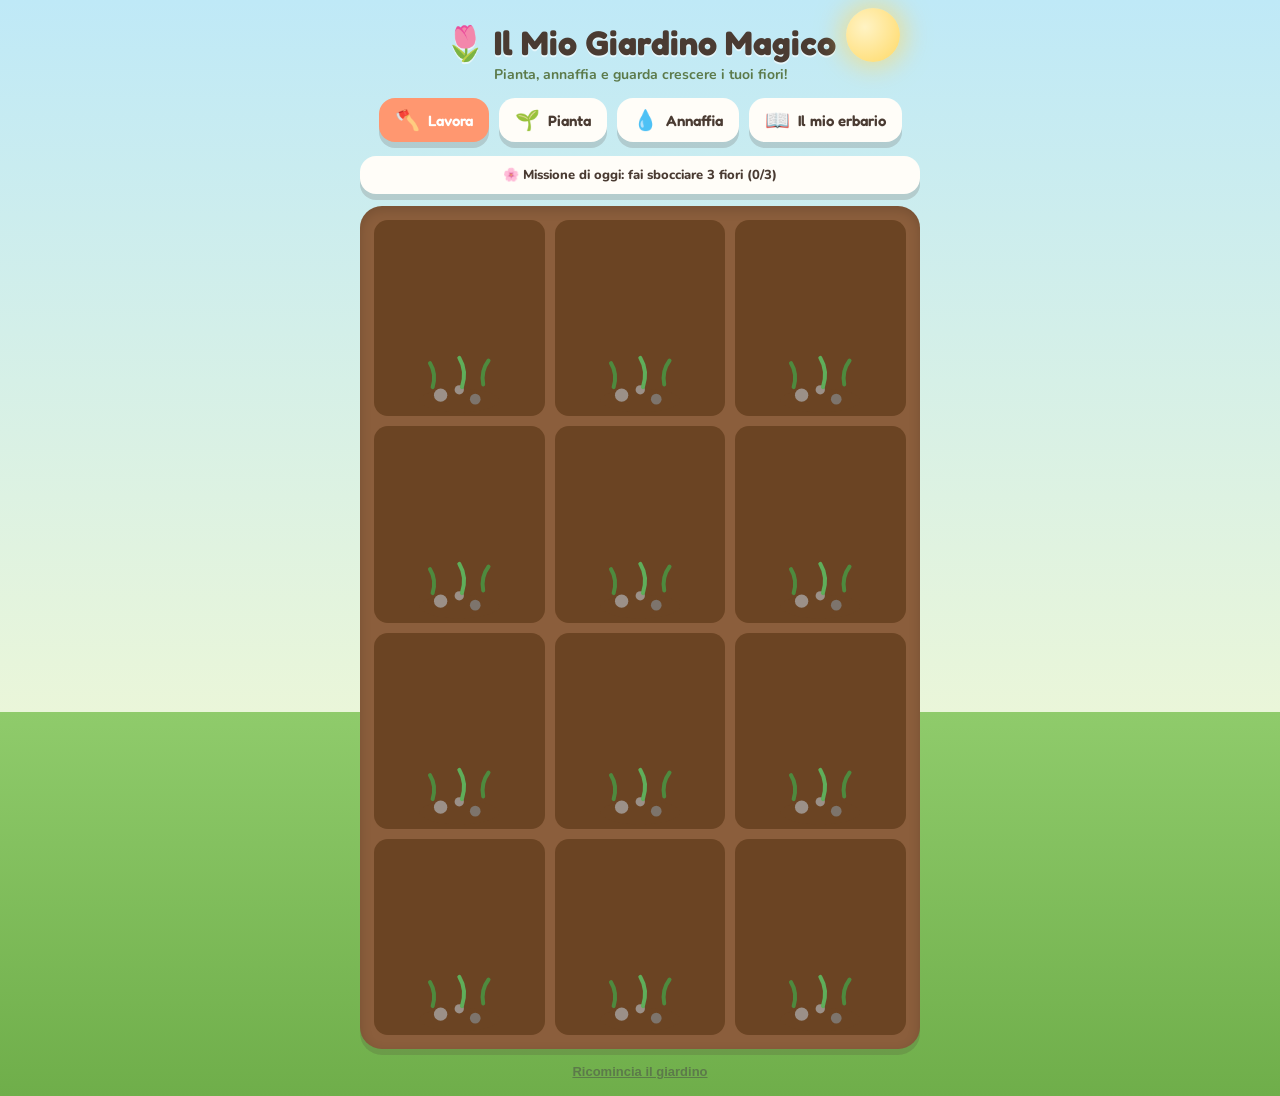
<file: il_mio_giardino_magico.html>
<!DOCTYPE html>
<html lang="it">
<head>
<meta charset="UTF-8">
<meta name="viewport" content="width=device-width, initial-scale=1.0">
<title>Il Mio Giardino Magico</title>
<link rel="preconnect" href="https://fonts.googleapis.com">
<link href="https://fonts.googleapis.com/css2?family=Fredoka:wght@500;600;700&family=Nunito:wght@600;700;800&display=swap" rel="stylesheet">
<style>
  :root{
    --sky-top:#BFE9F7;
    --sky-bottom:#EAF6D9;
    --soil:#8B5E3C;
    --soil-dark:#6B4423;
    --grass:#8FCB6B;
    --grass-dark:#6FAE4A;
    --sun:#FFD966;
    --coral:#FF9770;
    --coral-dark:#F07750;
    --leaf:#4CAF7D;
    --leaf-dark:#399367;
    --ink:#4A3B32;
    --card:#FFFDF8;
    --shadow: 0 6px 0 rgba(74,59,50,0.18);
  }
  *{box-sizing:border-box;}
  body{
    margin:0;
    font-family:'Nunito', sans-serif;
    background:linear-gradient(180deg, var(--sky-top) 0%, var(--sky-bottom) 65%, var(--grass) 65%, var(--grass-dark) 100%);
    min-height:100vh;
    overflow-x:hidden;
    color:var(--ink);
    display:flex;
    justify-content:center;
    padding:16px;
  }
  .stage{
    width:100%;
    max-width:560px;
  }
  h1{
    font-family:'Fredoka', sans-serif;
    text-align:center;
    font-size:clamp(24px,6vw,34px);
    color:var(--ink);
    margin:6px 0 2px;
    text-shadow: 0 2px 0 rgba(255,255,255,0.6);
  }
  .subtitle{
    text-align:center;
    font-weight:700;
    color:#5c7a4a;
    margin:0 0 14px;
    font-size:14px;
  }
  .sun-wrap{
    position:relative;
    height:0;
  }
  .sun{
    position:absolute;
    top:-8px; right:20px;
    width:54px; height:54px;
    border-radius:50%;
    background:radial-gradient(circle at 35% 35%, #FFF3C4, var(--sun));
    box-shadow:0 0 24px 6px rgba(255,217,102,0.6);
    animation: bob 6s ease-in-out infinite;
  }
  @keyframes bob{ 0%,100%{transform:translateY(0)} 50%{transform:translateY(-6px)} }

  .toolbar{
    display:flex;
    gap:10px;
    justify-content:center;
    margin-bottom:14px;
    flex-wrap:wrap;
  }
  .tool-btn{
    font-family:'Fredoka', sans-serif;
    font-size:15px;
    font-weight:600;
    border:none;
    border-radius:16px;
    padding:10px 16px;
    cursor:pointer;
    background:var(--card);
    box-shadow:var(--shadow);
    color:var(--ink);
    display:flex;
    align-items:center;
    gap:8px;
    transition:transform .12s;
  }
  .tool-btn:active{ transform:translateY(4px); box-shadow:0 2px 0 rgba(74,59,50,0.18); }
  .tool-btn.active{ background:var(--coral); color:#fff; }
  .tool-btn .ic{ font-size:20px; }

  .garden{
    background:var(--soil);
    border-radius:22px;
    padding:14px;
    box-shadow: inset 0 4px 12px rgba(0,0,0,0.15), var(--shadow);
    display:grid;
    grid-template-columns:repeat(3,1fr);
    gap:10px;
    position:relative;
  }
  .plot{
    background:var(--soil-dark);
    border-radius:14px;
    aspect-ratio:1/1.15;
    position:relative;
    display:flex;
    align-items:flex-end;
    justify-content:center;
    cursor:pointer;
    overflow:visible;
    transition:transform .15s;
  }
  .plot:active{ transform:scale(0.96); }
  .plot svg{ width:80%; height:95%; overflow:visible; }
  .plot.bloom svg{ animation: sway 3.4s ease-in-out infinite; transform-origin:bottom center; }
  @keyframes sway{ 0%,100%{transform:rotate(-2deg)} 50%{transform:rotate(2deg)} }

  .droplet{
    position:absolute; top:-10px; left:50%; transform:translateX(-50%);
    font-size:20px;
    animation:drop 0.6s ease-in forwards;
    pointer-events:none;
  }
  @keyframes drop{ 0%{ top:-10px; opacity:1 } 100%{ top:60%; opacity:0 } }

  .harvest-badge{
    position:absolute; top:-10px; right:-6px;
    background:var(--coral);
    color:#fff;
    font-size:11px;
    font-weight:800;
    padding:4px 8px;
    border-radius:10px;
    box-shadow:0 2px 0 rgba(0,0,0,0.2);
  }

  .seed-picker{
    position:absolute;
    z-index:20;
    background:var(--card);
    border-radius:16px;
    box-shadow:0 8px 24px rgba(0,0,0,0.25);
    padding:10px;
    display:grid;
    grid-template-columns:repeat(3,1fr);
    gap:8px;
    width:210px;
  }
  .seed-opt{
    background:#fff6ec;
    border:2px solid #f1dcc4;
    border-radius:10px;
    padding:6px;
    text-align:center;
    cursor:pointer;
  }
  .seed-opt svg{ width:100%; height:36px; }
  .seed-opt span{ display:block; font-size:10px; font-weight:800; margin-top:2px; }
  .seed-opt:active{ transform:scale(0.94); }

  .footer-row{
    display:flex; justify-content:center; gap:10px; margin-top:14px;
  }
  .link-btn{
    background:none; border:none; color:#5c7a4a; font-weight:800; font-size:13px; cursor:pointer; text-decoration:underline;
  }

  .toast{
    position:fixed; left:50%; bottom:22px; transform:translateX(-50%) translateY(20px);
    background:var(--ink); color:#fff; padding:10px 18px; border-radius:14px;
    font-weight:700; font-size:14px; opacity:0; transition:all .25s; pointer-events:none;
    max-width:88vw; text-align:center;
  }
  .toast.show{ opacity:1; transform:translateX(-50%) translateY(0); }

  .overlay{
    position:fixed; inset:0; background:rgba(74,59,50,0.55);
    display:flex; align-items:center; justify-content:center; z-index:50;
    padding:16px;
  }
  .modal{
    background:var(--card); border-radius:20px; padding:20px; max-width:400px; width:100%;
    text-align:center; box-shadow:0 12px 30px rgba(0,0,0,0.3);
  }
  .modal h2{ font-family:'Fredoka'; margin-top:0; font-size:20px; }
  .modal p{ font-size:14px; line-height:1.5; }
  .big-btn{
    font-family:'Fredoka'; font-weight:600; font-size:15px; border:none; border-radius:14px;
    padding:12px 18px; cursor:pointer; background:var(--coral); color:#fff; box-shadow:var(--shadow);
    margin:6px 4px 0;
  }
  .big-btn.secondary{ background:var(--leaf); }
  .big-btn:active{ transform:translateY(3px); box-shadow:0 2px 0 rgba(0,0,0,0.2); }

  .postcard-frame{
    background:linear-gradient(180deg,#fff, #FFF6E8);
    border-radius:16px; padding:12px; border:4px solid #FFE1B8;
  }
  #postcard-canvas{ width:100%; border-radius:10px; display:block; }

  .book-grid{
    display:grid; grid-template-columns:repeat(4,1fr); gap:8px; margin-top:10px; max-height:260px; overflow-y:auto;
  }
  .book-item{ background:#fff6ec; border-radius:10px; padding:4px; }
  .book-item svg{ width:100%; height:44px; }
  .book-item small{ display:block; font-size:9px; font-weight:800; }
  .empty-book{ font-size:13px; color:#8a7a6c; padding:16px 0; }

  .loading{ text-align:center; padding:60px 0; font-family:'Fredoka'; font-size:16px; }

  .butterfly{
    position:absolute;
    top:-6px; left:8%;
    font-size:18px;
    animation: flutter 3.2s ease-in-out infinite;
    pointer-events:none;
  }
  .bee{
    position:absolute;
    top:-4px; left:10%;
    font-size:16px;
    animation: buzz 2.4s ease-in-out infinite;
    pointer-events:none;
  }
  @keyframes buzz{
    0%,100%{ transform:translate(0,0) rotate(0deg); }
    20%{ transform:translate(8px,-3px) rotate(8deg); }
    40%{ transform:translate(2px,3px) rotate(-6deg); }
    60%{ transform:translate(10px,1px) rotate(6deg); }
    80%{ transform:translate(3px,-4px) rotate(-4deg); }
  }
  @keyframes flutter{
    0%,100%{ transform:translate(0,0) rotate(0deg); }
    25%{ transform:translate(-6px,-8px) rotate(-8deg); }
    50%{ transform:translate(2px,-4px) rotate(6deg); }
    75%{ transform:translate(-3px,-10px) rotate(-4deg); }
  }

  .mission-banner{
    background:var(--card);
    border-radius:16px;
    padding:10px 14px;
    box-shadow:var(--shadow);
    text-align:center;
    font-weight:800;
    font-size:13px;
    margin-bottom:12px;
    color:var(--ink);
  }
  .mission-banner.done{ background:var(--leaf); color:#fff; }
</style>
</head>
<body>

<div class="stage" id="stage">
  <div class="loading" id="loading">🌼 Sto aprendo il tuo giardino...</div>
</div>

<div id="toastEl" class="toast"></div>

<script>
(function(){

const STORAGE_KEY = 'garden-state';
const PLOT_COUNT = 12;
const WATER_PER_STAGE = 2; // clicks needed to move to next stage
const FLOWER_TYPES = {
  girasole: { name:'Girasole', petal:'#F4B942', petalDark:'#E29A1F', center:'#7A4A22' },
  tulipano: { name:'Tulipano', petal:'#E8607A', petalDark:'#C8425F', center:'#8C3D52' },
  rosa:     { name:'Rosa',     petal:'#D6455B', petalDark:'#B22F45', center:'#6E1E30' },
  margherita:{name:'Margherita',petal:'#FFFFFF', petalDark:'#F7D74B', center:'#E7B92E' },
  papavero: { name:'Papavero', petal:'#E8432E', petalDark:'#C22D1A', center:'#2A2118' },
  lavanda:  { name:'Lavanda',  petal:'#9C7FD1', petalDark:'#7C5CB8', center:'#5FAE5A' }
};
const MISSION_TARGETS = [2,3,3,4];

let state = null;
let mode = 'zappa'; // 'zappa' | 'pianta' | 'annaffia'
let openPickerPlot = null;
let outsideHandler = null;

const stageEl = document.getElementById('stage');
const toastEl = document.getElementById('toastEl');

function toast(msg){
  toastEl.textContent = msg;
  toastEl.classList.add('show');
  clearTimeout(toast._t);
  toast._t = setTimeout(()=>toastEl.classList.remove('show'), 1800);
}

const CHEERS = [
  'Che bello! 🌞','Il fiorellino ti ringrazia! 💧','Sta crescendo benissimo! 🌱',
  'Continua così! ✨','Bravissima giardiniera! 🌼','Un goccio in più, che gioia!'
];
function cheer(){ toast(CHEERS[Math.floor(Math.random()*CHEERS.length)]); }

function todayStr(){
  return new Date().toLocaleDateString('it-IT');
}

function freshMission(){
  return {
    date: todayStr(),
    target: MISSION_TARGETS[Math.floor(Math.random()*MISSION_TARGETS.length)],
    progress: 0
  };
}

async function loadState(){
  try{
    const res = await window.storage.get(STORAGE_KEY, false);
    if(res && res.value){
      const loaded = JSON.parse(res.value);
      if(loaded.plots.length < PLOT_COUNT){
        loaded.plots = loaded.plots.concat(Array.from({length:PLOT_COUNT-loaded.plots.length}, ()=>null));
      }
      loaded.plots = loaded.plots.map(p=>{
        if(p && p.tilled===undefined) p.tilled = true; // vecchi salvataggi: già coltivate
        return p;
      });
      if(!loaded.mission || loaded.mission.date !== todayStr()){
        loaded.mission = freshMission();
      }
      return loaded;
    }
  }catch(e){ /* nothing saved yet */ }
  return {
    plots: Array.from({length:PLOT_COUNT}, ()=>null),
    collection: [],
    mission: freshMission()
  };
}

async function saveState(){
  try{
    await window.storage.set(STORAGE_KEY, JSON.stringify(state), false);
  }catch(e){ console.error('Salvataggio non riuscito', e); }
}

// ---------- Flower drawing ----------
function leafShape(x,y,flip){
  const s = flip?-1:1;
  return `<ellipse cx="${x}" cy="${y}" rx="10" ry="5" fill="#5FAE5A" stroke="#3E8B3E" stroke-width="1" transform="rotate(${flip?25:-25} ${x} ${y})"/>`;
}

function wildSoilSVG(){
  return `<svg viewBox="0 0 100 140" xmlns="http://www.w3.org/2000/svg">
    <ellipse cx="50" cy="128" rx="30" ry="9" fill="#6B4423"/>
    <circle cx="36" cy="124" r="5" fill="#9B9088"/>
    <circle cx="62" cy="127" r="4" fill="#7D746C"/>
    <circle cx="50" cy="120" r="3.5" fill="#9B9088"/>
    <path d="M30 118 Q33 108 28 100" stroke="#4E8A3E" stroke-width="3" fill="none" stroke-linecap="round"/>
    <path d="M68 116 Q66 106 72 98" stroke="#4E8A3E" stroke-width="3" fill="none" stroke-linecap="round"/>
    <path d="M52 118 Q56 106 50 96" stroke="#5FAE5A" stroke-width="3" fill="none" stroke-linecap="round"/>
  </svg>`;
}

function tilledEmptySVG(){
  return `<svg viewBox="0 0 100 140" xmlns="http://www.w3.org/2000/svg">
    <ellipse cx="50" cy="128" rx="30" ry="9" fill="#6B4423"/>
    <path d="M24 126 Q50 118 76 126" stroke="#5A3A20" stroke-width="2" fill="none" opacity="0.6"/>
    <path d="M26 121 Q50 114 74 121" stroke="#5A3A20" stroke-width="2" fill="none" opacity="0.5"/>
  </svg>`;
}

function flowerSVG(type, stage){
  const f = FLOWER_TYPES[type] || FLOWER_TYPES.girasole;
  let stem = '', leaves = '', head = '', mound = `<ellipse cx="50" cy="128" rx="30" ry="9" fill="#6B4423"/>`;

  if(stage===0){
    return `<svg viewBox="0 0 100 140" xmlns="http://www.w3.org/2000/svg">${mound}
      <ellipse cx="50" cy="122" rx="6" ry="4" fill="#4A2E1A"/>
    </svg>`;
  }
  if(stage===1){
    stem = `<rect x="47" y="95" width="6" height="30" rx="3" fill="#5FAE5A"/>`;
    leaves = leafShape(38,112,true)+leafShape(62,112,false);
    return `<svg viewBox="0 0 100 140" xmlns="http://www.w3.org/2000/svg">${mound}${stem}${leaves}</svg>`;
  }
  if(stage===2){
    stem = `<rect x="47" y="70" width="6" height="55" rx="3" fill="#5FAE5A"/>`;
    leaves = leafShape(36,105,true)+leafShape(64,105,false);
    head = `<ellipse cx="50" cy="66" rx="9" ry="13" fill="${f.petalDark}"/>`;
    return `<svg viewBox="0 0 100 140" xmlns="http://www.w3.org/2000/svg">${mound}${stem}${leaves}${head}</svg>`;
  }
  // stage 3: full bloom, per type
  stem = `<rect x="47" y="55" width="6" height="70" rx="3" fill="#5FAE5A"/>`;
  leaves = leafShape(34,98,true)+leafShape(66,98,false);

  if(type==='girasole'){
    let petals='';
    for(let i=0;i<12;i++){
      const ang = (360/12)*i;
      petals += `<ellipse cx="50" cy="30" rx="7" ry="17" fill="${f.petal}" transform="rotate(${ang} 50 50)"/>`;
    }
    head = `<g>${petals}<circle cx="50" cy="50" r="14" fill="${f.center}"/></g>`;
  } else if(type==='tulipano'){
    head = `<g>
      <path d="M50 20 C34 26 32 46 50 56 C68 46 66 26 50 20 Z" fill="${f.petal}"/>
      <path d="M50 22 C40 30 40 46 50 54 C48 40 48 30 50 22 Z" fill="${f.petalDark}"/>
      <path d="M38 32 C34 40 38 50 47 55 L45 33 Z" fill="${f.petalDark}"/>
      <path d="M62 32 C66 40 62 50 53 55 L55 33 Z" fill="${f.petalDark}"/>
    </g>`;
  } else if(type==='rosa'){
    let layers='';
    const sizes=[20,15,10,6];
    sizes.forEach((r,i)=>{ layers += `<circle cx="50" cy="42" r="${r}" fill="${i%2? f.petalDark:f.petal}" opacity="0.95"/>`; });
    head = `<g>${layers}</g>`;
  } else if(type==='margherita'){
    let petals='';
    for(let i=0;i<10;i++){
      const ang=(360/10)*i;
      petals += `<ellipse cx="50" cy="26" rx="5" ry="15" fill="${f.petal}" stroke="#eee" stroke-width="0.5" transform="rotate(${ang} 50 42)"/>`;
    }
    head = `<g>${petals}<circle cx="50" cy="42" r="9" fill="${f.center}"/></g>`;
  } else if(type==='papavero'){
    let petals='';
    for(let i=0;i<4;i++){
      const ang=(360/4)*i + 45;
      petals += `<ellipse cx="50" cy="32" rx="15" ry="17" fill="${f.petal}" transform="rotate(${ang} 50 46)"/>`;
    }
    head = `<g>${petals}<circle cx="50" cy="46" r="7" fill="${f.center}"/></g>`;
  } else { // lavanda: small spike of purple buds, no single big head
    stem = `<rect x="47" y="35" width="6" height="90" rx="3" fill="#5FAE5A"/>`;
    let buds='';
    for(let i=0;i<8;i++){
      const y = 20 + i*7;
      const off = (i%2===0)? -6 : 6;
      buds += `<circle cx="${50+off}" cy="${y}" r="5" fill="${i%2? f.petalDark:f.petal}"/>`;
    }
    head = `<g>${buds}</g>`;
  }

  return `<svg viewBox="0 0 100 140" xmlns="http://www.w3.org/2000/svg">${mound}${stem}${leaves}${head}</svg>`;
}

// ---------- Rendering ----------
function render(){
  stageEl.innerHTML = `
    <div class="sun-wrap"><div class="sun"></div></div>
    <h1>🌷 Il Mio Giardino Magico</h1>
    <p class="subtitle">Pianta, annaffia e guarda crescere i tuoi fiori!</p>
    <div class="toolbar">
      <button class="tool-btn ${mode==='zappa'?'active':''}" id="btnZappa"><span class="ic">🪓</span>Lavora</button>
      <button class="tool-btn ${mode==='pianta'?'active':''}" id="btnPianta"><span class="ic">🌱</span>Pianta</button>
      <button class="tool-btn ${mode==='annaffia'?'active':''}" id="btnAnnaffia"><span class="ic">💧</span>Annaffia</button>
      <button class="tool-btn" id="btnLibro"><span class="ic">📖</span>Il mio erbario</button>
    </div>
    <div class="mission-banner ${state.mission.progress>=state.mission.target?'done':''}">
      ${state.mission.progress>=state.mission.target
        ? `🎉 Missione di oggi completata! Hai fatto sbocciare ${state.mission.target} fiori!`
        : `🌸 Missione di oggi: fai sbocciare ${state.mission.target} fiori (${state.mission.progress}/${state.mission.target})`}
    </div>
    <div class="garden" id="garden"></div>
    <div class="footer-row">
      <button class="link-btn" id="btnReset">Ricomincia il giardino</button>
    </div>
  `;
  const garden = document.getElementById('garden');
  const cur = cursorFor(mode);
  garden.style.cursor = cur;
  state.plots.forEach((plot, idx)=>{
    const div = document.createElement('div');
    const isPlanted = plot && plot.type;
    div.className = 'plot' + (isPlanted && plot.stage===3 ? ' bloom':'');
    div.dataset.idx = idx;
    div.style.cursor = cur;
    if(!plot){
      div.innerHTML = wildSoilSVG();
    } else if(!plot.type){
      div.innerHTML = tilledEmptySVG();
    } else {
      div.innerHTML = flowerSVG(plot.type, plot.stage);
      if(plot.stage===3){
        const badge = document.createElement('div');
        badge.className='harvest-badge';
        badge.textContent='Cogli 🌸';
        div.appendChild(badge);
        if(!plot.visitor) plot.visitor = Math.random()<0.5 ? 'butterfly' : 'bee';
        const visitor = document.createElement('div');
        if(plot.visitor==='bee'){
          visitor.className='bee';
          visitor.textContent='🐝';
        } else {
          visitor.className='butterfly';
          visitor.textContent='🦋';
        }
        visitor.style.animationDelay = (idx%5)*0.4+'s';
        div.appendChild(visitor);
      }
    }
    div.addEventListener('click', (e)=>onPlotClick(idx, e));
    garden.appendChild(div);
  });

  document.getElementById('btnZappa').onclick = ()=>{ mode='zappa'; closePicker(); render(); };
  document.getElementById('btnPianta').onclick = ()=>{ mode='pianta'; closePicker(); render(); };
  document.getElementById('btnAnnaffia').onclick = ()=>{ mode='annaffia'; closePicker(); render(); };
  document.getElementById('btnLibro').onclick = openBook;
  document.getElementById('btnReset').onclick = openResetConfirm;
}

function cursorFor(m){
  const svgs = {
    zappa: `<svg xmlns='http://www.w3.org/2000/svg' width='32' height='32' viewBox='0 0 32 32'><g transform='rotate(45 16 16)'><rect x='14' y='4' width='4' height='18' rx='2' fill='%238B5E3C'/><rect x='9' y='2' width='14' height='6' rx='2' fill='%23A8A8A8'/></g></svg>`,
    pianta: `<svg xmlns='http://www.w3.org/2000/svg' width='32' height='32' viewBox='0 0 32 32'><ellipse cx='16' cy='27' rx='8' ry='3' fill='%236B4423'/><path d='M16 24 C10 20 10 12 16 6 C22 12 22 20 16 24 Z' fill='%234CAF7D'/><circle cx='16' cy='15' r='3' fill='%23F4B942'/></svg>`,
    annaffia: `<svg xmlns='http://www.w3.org/2000/svg' width='32' height='32' viewBox='0 0 32 32'><rect x='6' y='14' width='14' height='10' rx='3' fill='%234FBFAE'/><path d='M20 16 L28 12 L28 16 L22 19 Z' fill='%234FBFAE'/><rect x='9' y='8' width='4' height='7' rx='2' fill='%234FBFAE'/><circle cx='27' cy='11' r='1.4' fill='%23BFE9F7'/><circle cx='24' cy='9' r='1.2' fill='%23BFE9F7'/></svg>`
  };
  const hotspots = { zappa:'4 4', pianta:'4 28', annaffia:'2 2' };
  const svg = svgs[m] || svgs.pianta;
  return `url("data:image/svg+xml;utf8,${svg}") ${hotspots[m]}, pointer`;
}

function closePicker(){
  openPickerPlot = null;
  const existing = document.querySelector('.seed-picker');
  if(existing) existing.remove();
  if(outsideHandler){
    document.removeEventListener('click', outsideHandler, true);
    outsideHandler = null;
  }
}

function onPlotClick(idx, evt){
  const plot = state.plots[idx];

  if(mode==='zappa'){
    if(plot){ toast('Questa zolla è già pronta per essere piantata! 🌿'); return; }
    state.plots[idx] = { tilled:true };
    saveState();
    render();
    toast('Terreno pronto! Ora scegli "Pianta" per seminare 🌱');
    return;
  }

  if(mode==='pianta'){
    if(!plot){ toast('Prima lavora la terra con la zappa! 🪓'); return; }
    if(plot.type){ toast("Qui c'è già un fiore che cresce!"); return; }
    closePicker();
    showSeedPicker(idx, evt.currentTarget);
    return;
  }

  // modalita annaffia
  if(!plot || !plot.type){ toast('Prima pianta un seme qui! 🌱'); return; }
  if(plot.stage===3){ harvestFlower(idx); return; }

  plot.water = (plot.water||0) + 1;
  showDroplet(evt.currentTarget);
  if(plot.water >= WATER_PER_STAGE){
    plot.water = 0;
    const wasBloom = plot.stage===3;
    plot.stage = Math.min(3, plot.stage+1);
    if(plot.stage===3 && !wasBloom){
      plot.visitor = Math.random()<0.5 ? 'butterfly' : 'bee';
      state.mission.progress = Math.min(state.mission.target, state.mission.progress+1);
      if(state.mission.progress===state.mission.target){
        setTimeout(()=>toast('🎉 Missione di oggi completata! Bravissima!'), 400);
      }
    }
  }
  saveState();
  render();
  cheer();
}

function showDroplet(target){
  const d = document.createElement('div');
  d.className='droplet';
  d.textContent='💧';
  target.appendChild(d);
  setTimeout(()=>d.remove(), 650);
}

function showSeedPicker(idx, target){
  openPickerPlot = idx;
  const picker = document.createElement('div');
  picker.className='seed-picker';
  Object.keys(FLOWER_TYPES).forEach(type=>{
    const f = FLOWER_TYPES[type];
    const opt = document.createElement('div');
    opt.className='seed-opt';
    opt.innerHTML = flowerSVG(type,3) + `<span>${f.name}</span>`;
    opt.onclick = (e)=>{
      e.stopPropagation();
      const plot = state.plots[idx] || {tilled:true};
      plot.type = type; plot.stage = 0; plot.water = 0;
      state.plots[idx] = plot;
      closePicker();
      saveState();
      render();
      toast('Seme piantato! Ora annaffialo con amore 💧');
    };
    picker.appendChild(opt);
  });
  target.appendChild(picker);
  picker.style.top = '10px';
  picker.style.left = '50%';
  picker.style.transform = 'translateX(-50%)';

  if(outsideHandler){
    document.removeEventListener('click', outsideHandler, true);
    outsideHandler = null;
  }
  setTimeout(()=>{
    outsideHandler = function(e){
      if(!picker.contains(e.target)){ closePicker(); }
    };
    document.addEventListener('click', outsideHandler, true);
  },0);
}

function harvestFlower(idx){
  const plot = state.plots[idx];
  const record = {
    id: Date.now()+'-'+idx,
    type: plot.type,
    date: new Date().toLocaleDateString('it-IT')
  };
  state.collection.push(record);
  state.plots[idx] = { tilled:true };
  saveState();
  render();
  openPostcard(record);
}

// ---------- Erbario (collection book) ----------
function openBook(){
  const overlay = document.createElement('div');
  overlay.className='overlay';
  const items = state.collection.length ? state.collection.map(r=>{
    return `<div class="book-item">${flowerSVG(r.type,3)}<small>${FLOWER_TYPES[r.type].name}<br>${r.date}</small></div>`;
  }).join('') : `<div class="empty-book">Non hai ancora colto fiori. Fai crescere e cogli il tuo primo fiore! 🌱</div>`;

  overlay.innerHTML = `
    <div class="modal">
      <h2>📖 Il mio erbario</h2>
      <div class="book-grid">${items}</div>
      <button class="big-btn" id="closeBook">Chiudi</button>
    </div>
  `;
  document.body.appendChild(overlay);
  overlay.addEventListener('click',(e)=>{ if(e.target===overlay) overlay.remove(); });
  document.getElementById('closeBook').onclick = ()=>overlay.remove();
}

// ---------- Postcard / harvest image ----------
function buildPostcardSVG(record){
  const f = FLOWER_TYPES[record.type];
  const flowerInner = flowerSVG(record.type,3).replace(/^<svg[^>]*>/,'').replace('</svg>','');
  return `
  <svg viewBox="0 0 400 480" xmlns="http://www.w3.org/2000/svg">
    <rect x="0" y="0" width="400" height="480" rx="28" fill="#FFFDF8"/>
    <rect x="10" y="10" width="380" height="460" rx="22" fill="none" stroke="#FFE1B8" stroke-width="6"/>
    <rect x="0" y="0" width="400" height="150" fill="#BFE9F7"/>
    <rect x="0" y="150" width="400" height="330" fill="#EAF6D9"/>
    <circle cx="340" cy="60" r="30" fill="#FFD966"/>
    <g transform="translate(120,80) scale(1.6)">${flowerInner}</g>
    <text x="200" y="345" font-family="Verdana" font-size="26" font-weight="700" fill="#4A3B32" text-anchor="middle">${f.name}</text>
    <text x="200" y="378" font-family="Verdana" font-size="15" fill="#5c7a4a" text-anchor="middle">Coltivato con amore il ${record.date}</text>
    <text x="200" y="435" font-family="Verdana" font-size="16" fill="#4A3B32" text-anchor="middle">🌼 Il Mio Giardino Magico 🌼</text>
  </svg>`;
}

function openPostcard(record){
  const overlay = document.createElement('div');
  overlay.className='overlay';
  overlay.innerHTML = `
    <div class="modal">
      <h2>Hai colto: ${FLOWER_TYPES[record.type].name}! 🌸</h2>
      <div class="postcard-frame">
        <canvas id="postcard-canvas" width="400" height="480"></canvas>
      </div>
      <p>Scarica l'immagine e allegala a un'email per condividerla!</p>
      <button class="big-btn" id="downloadImg">⬇️ Scarica immagine</button>
      <button class="big-btn secondary" id="closePostcard">Chiudi</button>
    </div>
  `;
  document.body.appendChild(overlay);

  const svgStr = buildPostcardSVG(record);
  const canvas = document.getElementById('postcard-canvas');
  const ctx = canvas.getContext('2d');
  const img = new Image();
  const svgBlob = 'data:image/svg+xml;charset=utf-8,' + encodeURIComponent(svgStr);
  img.onload = ()=>{ ctx.drawImage(img,0,0,400,480); };
  img.src = svgBlob;

  document.getElementById('downloadImg').onclick = ()=>{
    const link = document.createElement('a');
    link.download = `fiore-${record.type}-${Date.now()}.png`;
    link.href = canvas.toDataURL('image/png');
    link.click();
  };
  document.getElementById('closePostcard').onclick = ()=>overlay.remove();
  overlay.addEventListener('click',(e)=>{ if(e.target===overlay) overlay.remove(); });
}

// ---------- Reset ----------
function openResetConfirm(){
  const overlay = document.createElement('div');
  overlay.className='overlay';
  overlay.innerHTML = `
    <div class="modal">
      <h2>Vuoi ricominciare?</h2>
      <p>Il tuo giardino e il tuo erbario verranno svuotati. Questa azione non si può annullare.</p>
      <button class="big-btn" id="confirmReset">Sì, ricomincia</button>
      <button class="big-btn secondary" id="cancelReset">Annulla</button>
    </div>
  `;
  document.body.appendChild(overlay);
  document.getElementById('cancelReset').onclick = ()=>overlay.remove();
  document.getElementById('confirmReset').onclick = ()=>{
    state = { plots: Array.from({length:PLOT_COUNT}, ()=>null), collection: [], mission: freshMission() };
    saveState();
    overlay.remove();
    render();
  };
}

// ---------- Init ----------
(async function init(){
  state = await loadState();
  render();
})();

})();
</script>
</body>
</html>
</file>
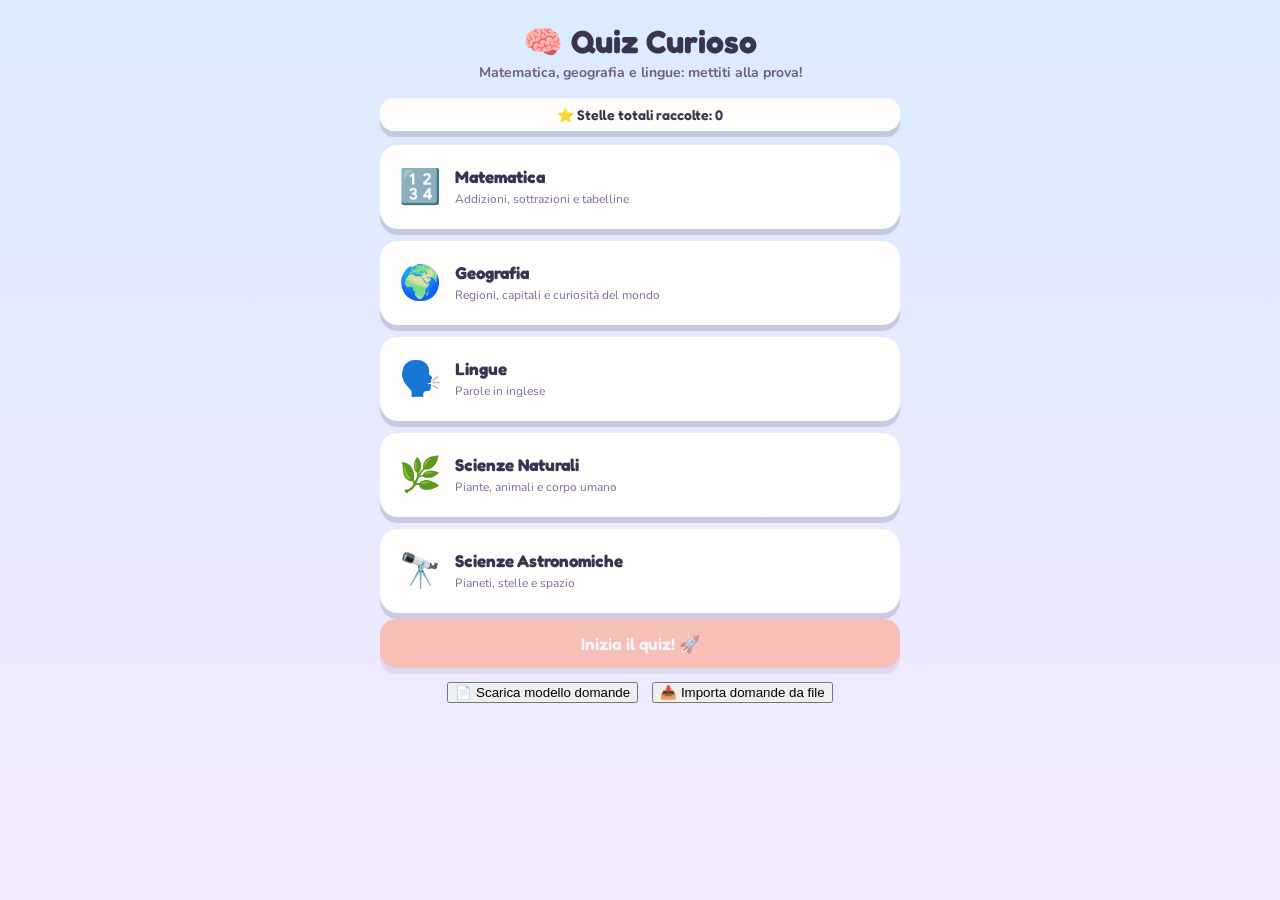
<file: quiz_educativo.html>
<!DOCTYPE html>
<html lang="it">
<head>
<meta charset="UTF-8">
<meta name="viewport" content="width=device-width, initial-scale=1.0">
<title>Quiz Curioso</title>
<link rel="preconnect" href="https://fonts.googleapis.com">
<link href="https://fonts.googleapis.com/css2?family=Fredoka:wght@500;600;700&family=Nunito:wght@600;700;800&display=swap" rel="stylesheet">
<style>
  :root{
    --sky-top:#DCEBFF;
    --sky-bottom:#F3E9FF;
    --card:#FFFDFB;
    --ink:#3A3352;
    --purple:#8C6FD1;
    --purple-dark:#6E51B5;
    --teal:#4FBFAE;
    --teal-dark:#38A091;
    --coral:#FF9770;
    --coral-dark:#F07750;
    --gold:#FFC94D;
    --wrong:#F16B6B;
    --shadow: 0 6px 0 rgba(58,51,82,0.18);
  }
  *{box-sizing:border-box;}
  body{
    margin:0;
    font-family:'Nunito', sans-serif;
    background:linear-gradient(180deg, var(--sky-top) 0%, var(--sky-bottom) 100%);
    min-height:100vh;
    color:var(--ink);
    display:flex;
    justify-content:center;
    padding:16px;
  }
  .stage{ width:100%; max-width:520px; }
  h1{
    font-family:'Fredoka', sans-serif;
    text-align:center;
    font-size:clamp(24px,6vw,32px);
    margin:6px 0 2px;
  }
  .subtitle{ text-align:center; font-weight:700; color:#6b6088; margin:0 0 16px; font-size:14px; }

  .stars-total{
    display:flex; align-items:center; justify-content:center; gap:6px;
    font-family:'Fredoka'; font-weight:600; font-size:14px; margin-bottom:14px;
    background:var(--card); border-radius:14px; padding:8px 12px; box-shadow:var(--shadow);
  }

  .cards{ display:flex; flex-direction:column; gap:12px; }
  .cat-card{
    background:var(--card); border-radius:18px; padding:16px; box-shadow:var(--shadow);
    display:flex; align-items:center; gap:14px; cursor:pointer; border:3px solid transparent;
    transition:transform .12s;
  }
  .cat-card:active{ transform:scale(0.97); }
  .cat-card.selected{ border-color:var(--purple); }
  .cat-card .emoji{ font-size:34px; }
  .cat-card .txt{ flex:1; }
  .cat-card .txt b{ font-family:'Fredoka'; font-size:17px; display:block; }
  .cat-card .txt span{ font-size:12px; color:#7a6f96; }

  .levels{ display:flex; gap:10px; margin:14px 0; }
  .lvl-btn{
    flex:1; font-family:'Fredoka'; font-weight:600; font-size:14px; border:none; border-radius:14px;
    padding:12px 6px; cursor:pointer; background:var(--card); box-shadow:var(--shadow); color:var(--ink);
  }
  .lvl-btn.active{ background:var(--purple); color:#fff; }
  .lvl-btn small{ display:block; font-weight:700; font-size:10px; opacity:.8; margin-top:2px; }

  .start-btn{
    width:100%; font-family:'Fredoka'; font-weight:600; font-size:17px; border:none; border-radius:16px;
    padding:14px; cursor:pointer; background:var(--coral); color:#fff; box-shadow:var(--shadow); margin-top:6px;
  }
  .start-btn:active{ transform:translateY(3px); box-shadow:0 2px 0 rgba(0,0,0,0.2); }
  .start-btn:disabled{ opacity:.5; }

  .top-row{ display:flex; justify-content:space-between; align-items:center; margin-bottom:10px; gap:8px; flex-wrap:wrap; }
  .pill{
    background:var(--card); border-radius:14px; padding:8px 12px; font-family:'Fredoka'; font-weight:600;
    font-size:13px; box-shadow:var(--shadow);
  }
  .progress-dots{ display:flex; gap:5px; justify-content:center; margin-bottom:16px; }
  .dot{ width:10px; height:10px; border-radius:50%; background:#E3DCF7; }
  .dot.done{ background:var(--teal); }
  .dot.current{ background:var(--purple); transform:scale(1.3); }

  .question-card{
    background:var(--card); border-radius:20px; padding:22px 18px; box-shadow:var(--shadow); text-align:center;
    margin-bottom:16px; min-height:70px; display:flex; align-items:center; justify-content:center;
  }
  .question-card .qtext{ font-family:'Fredoka'; font-size:clamp(18px,5vw,22px); }

  .answers{ display:grid; grid-template-columns:1fr 1fr; gap:12px; }
  .ans-btn{
    font-family:'Nunito'; font-weight:800; font-size:15px; border:none; border-radius:16px;
    padding:16px 10px; cursor:pointer; background:var(--card); box-shadow:var(--shadow); color:var(--ink);
  }
  .ans-btn:active{ transform:translateY(3px); box-shadow:0 2px 0 rgba(0,0,0,0.15); }
  .ans-btn.correct{ background:var(--teal); color:#fff; }
  .ans-btn.wrong{ background:var(--wrong); color:#fff; }
  .ans-btn.disabled{ pointer-events:none; opacity:.85; }
  .ans-btn.dim{ opacity:.5; pointer-events:none; }

  .feedback{ text-align:center; font-family:'Fredoka'; font-size:15px; margin:14px 0; min-height:22px; }

  .next-btn{
    display:block; margin:0 auto; font-family:'Fredoka'; font-weight:600; font-size:15px; border:none;
    border-radius:14px; padding:12px 24px; cursor:pointer; background:var(--purple); color:#fff; box-shadow:var(--shadow);
  }

  .result-wrap{ text-align:center; }
  .result-stars{ font-size:48px; margin:10px 0; letter-spacing:6px; }
  .result-msg{ font-family:'Fredoka'; font-size:20px; margin-bottom:6px; }
  .result-score{ font-weight:800; color:#6b6088; margin-bottom:20px; }
  .result-actions{ display:flex; gap:10px; justify-content:center; flex-wrap:wrap; }
  .big-btn{
    font-family:'Fredoka'; font-weight:600; font-size:15px; border:none; border-radius:14px;
    padding:12px 18px; cursor:pointer; background:var(--purple); color:#fff; box-shadow:var(--shadow);
  }
  .big-btn.secondary{ background:var(--teal); }
  .big-btn:active{ transform:translateY(3px); box-shadow:0 2px 0 rgba(0,0,0,0.2); }

  .back-link{ background:none; border:none; color:#6b6088; font-weight:800; font-size:13px; cursor:pointer; text-decoration:underline; display:block; margin:0 auto 10px; }

  .import-row{ display:flex; justify-content:center; gap:14px; margin-top:14px; flex-wrap:wrap; }

  .toast{
    position:fixed; left:50%; bottom:22px; transform:translateX(-50%) translateY(20px);
    background:var(--ink); color:#fff; padding:10px 18px; border-radius:14px;
    font-weight:700; font-size:14px; opacity:0; transition:all .25s; pointer-events:none;
    max-width:88vw; text-align:center; z-index:70;
  }
  .toast.show{ opacity:1; transform:translateX(-50%) translateY(0); }

  .back-btn{
    background:var(--card); border:none; border-radius:14px; padding:8px 12px; font-family:'Fredoka';
    font-weight:600; font-size:13px; cursor:pointer; box-shadow:var(--shadow); color:var(--ink);
  }
  .back-btn:active{ transform:translateY(3px); box-shadow:0 2px 0 rgba(0,0,0,0.15); }

  .loading{ text-align:center; padding:60px 0; font-family:'Fredoka'; font-size:16px; }
</style>
</head>
<body>
<div class="stage" id="stage">
  <div class="loading">🧠 Sto preparando il quiz...</div>
</div>
<div id="toastEl" class="toast"></div>

<script>
(function(){

const STORAGE_KEY = 'quiz-progress';

const CATEGORIES = {
  matematica: { name:'Matematica', emoji:'🔢', desc:'Addizioni, sottrazioni e tabelline' },
  geografia:  { name:'Geografia',  emoji:'🌍', desc:'Regioni, capitali e curiosità del mondo' },
  lingue:     { name:'Lingue',     emoji:'🗣️', desc:'Parole in inglese' },
  scienze:    { name:'Scienze Naturali', emoji:'🌿', desc:'Piante, animali e corpo umano' },
  astronomia: { name:'Scienze Astronomiche', emoji:'🔭', desc:'Pianeti, stelle e spazio' }
};
const LEVELS = [
  { id:1, name:'Facile' },
  { id:2, name:'Medio' },
  { id:3, name:'Difficile' }
];
const QUESTIONS_PER_ROUND = 8;
// ---------- stringhe per excel Qual è l'ultimo pianeta del Sistema Solare?|Nettuno|Urano|Saturno|Giove ="{q:'" & ANNULLA.SPAZI(TESTO.PRECEDENTE(A129; "|")) & "', c:'" & ANNULLA.SPAZI(TESTO.PRECEDENTE(TESTO.SUCCESSIVO(A129; "|"); "|")) & "', w:['" & SOSTITUISCI(TESTO.SUCCESSIVO(A129; "|"; 2); "|"; "','") & "']},"
// ---------- Question banks: geografia & lingue ----------
const GEO_BANK = {
  1: [
    {q:'Qual è la capitale d\u2019Italia?', c:'Roma', w:['Milano','Napoli','Torino']},
    {q:'Quanti sono i continenti?', c:'6', w:['4','8','10']},
    {q:'Di che colore è il mare sulle mappe?', c:'Blu', w:['Verde','Giallo','Rosso']},
    {q:'In quale continente si trova l\u2019Italia?', c:'Europa', w:['Asia','Africa','America']},
    {q:'Come si chiama la montagna più alta d\u2019Italia?', c:'Monte Bianco', w:['Vesuvio','Etna','Monte Rosa']},
    {q:'Qual è la forma dell\u2019Italia?', c:'Uno stivale', w:['Un cerchio','Un triangolo','Una stella']},
    {q:'Quale animale rappresenta l\u2019Italia nello sport?', c:'Azzurro (colore)', w:['Rosso','Verde','Giallo']},
    {q:'Come si chiama il fiume più lungo d\u2019Italia?', c:'Po', w:['Tevere','Arno','Adige']},
    {q:'Su quale isola si trova l\u2019Etna?', c:'Sicilia', w:['Sardegna','Elba','Capri']},
    {q:'Qual è la città dei canali?', c:'Venezia', w:['Firenze','Bologna','Genova']},
	{q:'Qual è la capitale della Sardegna?', c:'Cagliari', w:['Sassari','Nuoro','Olbia']},
	{q:'Quale mare bagna la costa ovest d\u2019Italia?', c:'Mar Tirreno', w:['Mar Adriatico','Mar Nero','Mar Baltico']},
	{q:'Qual è la regione a forma di isola sotto la punta dello stivale?', c:'Sicilia', w:['Liguria','Umbria','Abruzzo']},
	{q:'Quale animale vive spesso sulle Alpi?', c:'Stambecco', w:['Cammello','Canguro','Pinguino']},
	{q:'Qual è la capitale della Puglia?', c:'Bari', w:['Lecce','Taranto','Brindisi']},
	{q:'Qual è il fiume che attraversa la città di Roma?', c:'Tevere', w:['Po','Arno','Adige']},
	{q:'Qual è la montagna più alta del mondo?', c:'Monte Everest', w:['Monte Bianco','Etna','K2']},
	{q:'Quale colore indica normalmente le montagne sulle carte fisiche?', c:'Marrone', w:['Blu','Verde','Rosso']},
	{q:'Qual è l\u2019isola più grande d\u2019Italia?', c:'Sicilia', w:['Sardegna','Elba','Capri']},
	{q:'Come si chiama il mare tra Italia e Croazia?', c:'Mar Adriatico', w:['Mar Tirreno','Mar Ionio','Mar Ligure']}
  ],
  2: [
    {q:'Qual è il capoluogo della Lombardia?', c:'Milano', w:['Bergamo','Brescia','Como']},
    {q:'Qual è il capoluogo della Sicilia?', c:'Palermo', w:['Catania','Messina','Siracusa']},
    {q:'Qual è il capoluogo della Toscana?', c:'Firenze', w:['Pisa','Siena','Lucca']},
    {q:'Dove si trova la Torre di Pisa?', c:'Toscana', w:['Lazio','Veneto','Puglia']},
    {q:'Qual è il capoluogo del Lazio?', c:'Roma', w:['Latina','Viterbo','Rieti']},
    {q:'Qual è il capoluogo della Campania?', c:'Napoli', w:['Salerno','Caserta','Avellino']},
    {q:'Quale regione ha come simbolo il Vesuvio?', c:'Campania', w:['Puglia','Calabria','Molise']},
    {q:'In quale regione si trovano le Dolomiti?', c:'Veneto', w:['Umbria','Marche','Liguria']},
    {q:'Qual è il capoluogo della Puglia?', c:'Bari', w:['Lecce','Taranto','Foggia']},
    {q:'Qual è il capoluogo del Veneto?', c:'Venezia', w:['Verona','Padova','Treviso']},
	{q:'Qual è il capoluogo dell\u2019Emilia-Romagna?', c:'Bologna', w:['Parma','Modena','Rimini']},
	{q:'Quale regione italiana ha come capoluogo Perugia?', c:'Umbria', w:['Marche','Abruzzo','Molise']},
	{q:'Qual è il capoluogo della Liguria?', c:'Genova', w:['Savona','La Spezia','Imperia']},
	{q:'Quale regione italiana confina con la Francia?', c:'Piemonte', w:['Molise','Umbria','Puglia']},
	{q:'In quale regione si trova il Lago di Garda?', c:'Lombardia', w:['Sicilia','Sardegna','Basilicata']},
	{q:'Qual è il capoluogo della Calabria?', c:'Catanzaro', w:['Reggio Calabria','Cosenza','Crotone']},
	{q:'Quale regione italiana è famosa per i trulli?', c:'Puglia', w:['Toscana','Veneto','Liguria']},
	{q:'In quale regione si trova Assisi?', c:'Umbria', w:['Lazio','Piemonte','Abruzzo']},
	{q:'Qual è il capoluogo delle Marche?', c:'Ancona', w:['Pesaro','Macerata','Ascoli Piceno']},
	{q:'Quale regione italiana ha due grandi isole principali?', c:'Sicilia e Sardegna', w:['Veneto e Friuli','Piemonte e Valle d\u2019Aosta','Lazio e Umbria']}

  ],
  3: [
    {q:'Qual è la capitale della Francia?', c:'Parigi', w:['Madrid','Berlino','Londra']},
    {q:'Qual è la capitale della Spagna?', c:'Madrid', w:['Lisbona','Parigi','Roma']},
    {q:'Qual è la capitale della Germania?', c:'Berlino', w:['Vienna','Monaco','Amburgo']},
    {q:'Qual è la capitale del Regno Unito?', c:'Londra', w:['Dublino','Edimburgo','Manchester']},
    {q:'Qual è il fiume più lungo del mondo?', c:'Rio delle Amazzoni', w:['Nilo','Mississippi','Danubio']},
    {q:'Qual è il paese più grande del mondo?', c:'Russia', w:['Canada','Cina','Stati Uniti']},
    {q:'In quale continente si trova l\u2019Egitto?', c:'Africa', w:['Asia','Europa','Oceania']},
    {q:'Qual è il deserto più grande del mondo?', c:'Sahara', w:['Gobi','Kalahari','Atacama']},
    {q:'Qual è la capitale del Giappone?', c:'Tokyo', w:['Pechino','Seul','Bangkok']},
    {q:'Qual è l\u2019oceano più grande?', c:'Pacifico', w:['Atlantico','Indiano','Artico']},
	{q:'Qual è la capitale del Portogallo?', c:'Lisbona', w:['Madrid','Barcellona','Porto']},
	{q:'Qual è la capitale dell\u2019Austria?', c:'Vienna', w:['Salisburgo','Praga','Zurigo']},
	{q:'Qual è il continente più piccolo?', c:'Oceania', w:['Europa','Africa','America']},
	{q:'Quale oceano bagna le coste orientali degli Stati Uniti?', c:'Atlantico', w:['Pacifico','Indiano','Artico']},
	{q:'Qual è il monte più alto dell\u2019Africa?', c:'Kilimangiaro', w:['Everest','Monte Bianco','Aconcagua']},
	{q:'In quale continente si trova il Brasile?', c:'America del Sud', w:['Africa','Asia','Europa']},
	{q:'Qual è il paese famoso per le piramidi di Giza?', c:'Egitto', w:['Marocco','India','Grecia']},
	{q:'Qual è la capitale del Canada?', c:'Ottawa', w:['Toronto','Vancouver','Montreal']},
	{q:'Qual è il lago più grande d\u2019Italia?', c:'Lago di Garda', w:['Lago Maggiore','Lago di Como','Lago d\u2019Iseo']},
  ]
};

const LANG_BANK = {
  1: [
    {q:'Come si dice "rosso" in inglese?', c:'Red', w:['Blue','Green','Yellow']},
    {q:'Come si dice "cane" in inglese?', c:'Dog', w:['Cat','Bird','Fish']},
    {q:'Come si dice "uno" in inglese?', c:'One', w:['Two','Three','Four']},
    {q:'Come si dice "gatto" in inglese?', c:'Cat', w:['Dog','Mouse','Bird']},
    {q:'Come si dice "sole" in inglese?', c:'Sun', w:['Moon','Star','Sky']},
    {q:'Come si dice "blu" in inglese?', c:'Blue', w:['Red','Pink','Black']},
    {q:'Come si dice "casa" in inglese?', c:'House', w:['Car','Tree','Book']},
    {q:'Come si dice "acqua" in inglese?', c:'Water', w:['Fire','Bread','Milk']},
    {q:'Come si dice "cinque" in inglese?', c:'Five', w:['Six','Seven','Eight']},
    {q:'Come si dice "verde" in inglese?', c:'Green', w:['Yellow','Purple','White']},
	{q:'Come si dice "giallo" in inglese?', c:'Yellow', w:['Blue','Green','Black']},
	{q:'Come si dice "pesce" in inglese?', c:'Fish', w:['Bird','Horse','Dog']},
	{q:'Come si dice "latte" in inglese?', c:'Milk', w:['Water','Juice','Bread']},
	{q:'Come si dice "albero" in inglese?', c:'Tree', w:['Flower','House','Car']},
	{q:'Come si dice "tre" in inglese?', c:'Three', w:['Five','Seven','Nine']},
	{q:'Come si dice "fiore" in inglese?', c:'Flower', w:['Leaf','Grass','Root']},
	{q:'Come si dice "mamma" in inglese?', c:'Mother', w:['Father','Brother','Sister']},
	{q:'Come si dice "papà" in inglese?', c:'Father', w:['Mother','Grandma','Aunt']},
	{q:'Come si dice "porta" in inglese?', c:'Door', w:['Window','Chair','Table']},
	{q:'Come si dice "finestra" in inglese?', c:'Window', w:['Door','Roof','Floor']}

  ],
  2: [
    {q:'Come si dice "cavallo" in inglese?', c:'Horse', w:['Cow','Sheep','Pig']},
    {q:'Come si dice "mela" in inglese?', c:'Apple', w:['Banana','Grape','Orange']},
    {q:'Come si dice "uccello" in inglese?', c:'Bird', w:['Fish','Bee','Frog']},
    {q:'Come si dice "grande" in inglese?', c:'Big', w:['Small','Fast','Slow']},
    {q:'Come si dice "piccolo" in inglese?', c:'Small', w:['Big','Tall','Short']},
    {q:'Come si dice "pane" in inglese?', c:'Bread', w:['Cheese','Milk','Rice']},
    {q:'Come si dice "felice" in inglese?', c:'Happy', w:['Sad','Angry','Tired']},
    {q:'Come si dice "scuola" in inglese?', c:'School', w:['Park','Shop','Beach']},
    {q:'Come si dice "amico" in inglese?', c:'Friend', w:['Family','Teacher','Stranger']},
    {q:'Come si dice "libro" in inglese?', c:'Book', w:['Pen','Bag','Desk']},
	{q:'Come si dice "bicicletta" in inglese?', c:'Bicycle', w:['Train','Boat','Plane']},
	{q:'Come si dice "orologio" in inglese?', c:'Clock', w:['Window','Table','Lamp']},
	{q:'Come si dice "matita" in inglese?', c:'Pencil', w:['Notebook','Chair','Ruler']},
	{q:'Come si dice "gomma" in inglese?', c:'Eraser', w:['Scissors','Glue','Paper']},
	{q:'Come si dice "insegnante" in inglese?', c:'Teacher', w:['Doctor','Farmer','Pilot']},
	{q:'Come si dice "ospedale" in inglese?', c:'Hospital', w:['School','Museum','Library']},
	{q:'Come si dice "biblioteca" in inglese?', c:'Library', w:['Cinema','Station','Castle']},
	{q:'Come si dice "famiglia" in inglese?', c:'Family', w:['Friend','School','Village']},
	{q:'Come si dice "colazione" in inglese?', c:'Breakfast', w:['Lunch','Dinner','Snack']},
	{q:'Come si dice "pioggia" in inglese?', c:'Rain', w:['Snow','Wind','Cloud']}

  ],
  3: [
    {q:'Come si dice "Ciao, come stai?" in inglese?', c:'Hello, how are you?', w:['Good morning!','See you soon!','What is your name?']},
    {q:'Come si dice "Io sono felice" in inglese?', c:'I am happy', w:['I am tired','I am hungry','I am cold']},
    {q:'Come si dice "ieri" in inglese?', c:'Yesterday', w:['Tomorrow','Today','Never']},
    {q:'Come si dice "domani" in inglese?', c:'Tomorrow', w:['Yesterday','Today','Always']},
    {q:'Come si dice "veloce" in inglese?', c:'Fast', w:['Slow','Heavy','Light']},
    {q:'Come si dice "Quanti anni hai?" in inglese?', c:'How old are you?', w:['Where do you live?','What time is it?','How are you?']},
    {q:'Come si dice "estate" in inglese?', c:'Summer', w:['Winter','Spring','Autumn']},
    {q:'Come si dice "inverno" in inglese?', c:'Winter', w:['Summer','Spring','Autumn']},
    {q:'Come si dice "grazie mille" in inglese?', c:'Thank you very much', w:['Excuse me','You are welcome','Good night']},
    {q:'Come si dice "sto imparando" in inglese?', c:'I am learning', w:['I am sleeping','I am playing','I am eating']},
	{q:'Come si dice "Che ore sono?" in inglese?', c:'What time is it?', w:['Where are you?','How old are you?','Who are you?']},
	{q:'Come si dice "Mi chiamo Luca" in inglese?', c:'My name is Luca', w:['I am Luca\u2019s friend','This is Luca','Luca is here']},
	{q:'Come si dice "Dove abiti?" in inglese?', c:'Where do you live?', w:['Where do you work?','Where are you going?','What do you like?']},
	{q:'Come si dice "Mi piace leggere" in inglese?', c:'I like reading', w:['I like sleeping','I like running','I like cooking']},
	{q:'Come si dice "Posso aiutarti?" in inglese?', c:'Can I help you?', w:['Can you swim?','Do you play football?','Are you ready?']},
	{q:'Come si dice "Ho fame" in inglese?', c:'I am hungry', w:['I am thirsty','I am tired','I am scared']},
	{q:'Come si dice "Ho sete" in inglese?', c:'I am thirsty', w:['I am hungry','I am cold','I am busy']},
	{q:'Come si dice "A presto!" in inglese?', c:'See you soon!', w:['Good morning!','Happy birthday!','Good luck!']},
	{q:'Come si dice "Buon compleanno!" in inglese?', c:'Happy birthday!', w:['Good evening!','Good afternoon!','Congratulations!']},
	{q:'Come si dice "Che tempo fa oggi?" in inglese?', c:'What\u2019s the weather like today?', w:['What day is today?','How old is today?','Where is today?']}
  ]
};

const SCI_BANK = {
  1: [
    {q:'Cosa serve a una pianta per crescere?', c:'Acqua e luce del sole', w:['Solo il buio','Solo zucchero','Solo sale']},
    {q:'Come si chiama il piccolo della mucca?', c:'Vitello', w:['Cucciolo','Puledro','Agnello']},
    {q:'Da dove viene il miele?', c:'Dalle api', w:['Dalle formiche','Dai fiori direttamente','Dalle farfalle']},
    {q:'Quante zampe ha di solito un ragno?', c:'8', w:['6','4','10']},
    {q:'Come si chiamano gli animali che vivono nell\u2019acqua e respirano con le branchie?', c:'Pesci', w:['Uccelli','Mammiferi','Insetti']},
    {q:'In quale stagione cadono le foglie dagli alberi?', c:'Autunno', w:['Primavera','Estate','Inverno']},
    {q:'Quale parte della pianta assorbe l\u2019acqua dal terreno?', c:'Le radici', w:['Le foglie','I fiori','Il fusto']},
    {q:'Cosa mangiano di solito i conigli?', c:'Verdure ed erba', w:['Carne','Pesce','Insetti']},
    {q:'Come nascono i pulcini?', c:'Dalle uova', w:['Dal latte','Dai fiori','Dalla terra']},
    {q:'Quanti occhi ha di solito un essere umano?', c:'2', w:['3','4','1']},
	{q:'Quale animale produce il latte che beviamo più spesso?', c:'Mucca', w:['Gallina','Pecora','Cavallo']},
	{q:'Quale parte del corpo usiamo per vedere?', c:'Occhi', w:['Orecchie','Naso','Mani']},
	{q:'Quale frutto cresce sulla pianta del melo?', c:'Mela', w:['Pera','Banana','Arancia']},
	{q:'Quale animale è conosciuto come il re della foresta?', c:'Leone', w:['Elefante','Lupo','Volpe']},
	{q:'Di che cosa hanno bisogno i pesci per vivere?', c:'Acqua', w:['Sabbia','Fuoco','Terra']},
	{q:'Quale animale salta usando lunghe zampe posteriori?', c:'Canguro', w:['Gatto','Mucca','Orso']},
	{q:'Quale parte della pianta produce i semi?', c:'Fiore', w:['Radice','Fusto','Foglia']},
	{q:'Quale animale costruisce dighe nei fiumi?', c:'Castoro', w:['Scoiattolo','Volpe','Cervo']},
	{q:'Quale senso usiamo per ascoltare i suoni?', c:'Udito', w:['Vista','Gusto','Olfatto']},
	{q:'Quale animale vola di notte?', c:'Gufo', w:['Gallina','Pinguino','Struzzo']}
  ],
  2: [
    {q:'Come si chiama un animale che mangia sia piante che carne?', c:'Onnivoro', w:['Erbivoro','Carnivoro','Insettivoro']},
    {q:'Come si chiama il processo con cui le piante producono energia dalla luce?', c:'Fotosintesi', w:['Respirazione','Digestione','Evaporazione']},
    {q:'Qual è la prima fase della vita di una farfalla?', c:'Uovo', w:['Crisalide','Bruco','Farfalla adulta']},
    {q:'Quale organo del corpo pompa il sangue?', c:'Il cuore', w:['Il fegato','Lo stomaco','Il polmone']},
    {q:'Con quale organo respiriamo?', c:'I polmoni', w:['Il cuore','Lo stomaco','I reni']},
    {q:'Quale animale vive tipicamente nel deserto?', c:'Il cammello', w:['Il pinguino','Il delfino','L\u2019orso polare']},
    {q:'Cosa producono le piante e che noi respiriamo?', c:'Ossigeno', w:['Anidride carbonica','Azoto','Idrogeno']},
    {q:'Come si chiama il gruppo di animali che si nutrono solo di piante?', c:'Erbivori', w:['Carnivori','Onnivori','Predatori']},
    {q:'Quale animale cambia colore per mimetizzarsi?', c:'Il camaleonte', w:['Il leone','L\u2019elefante','La zebra']},
    {q:'Cosa fanno gli orsi in inverno per risparmiare energia?', c:'Vanno in letargo', w:['Migrano al mare','Cambiano colore','Fanno il nido']},
	{q:'Quale animale è un mammifero marino?', c:'Delfino', w:['Squalo','Polpo','Tonno']},
	{q:'Quale vitamina si produce anche grazie alla luce del Sole?', c:'Vitamina D', w:['Vitamina A','Vitamina C','Vitamina B']},
	{q:'Come si chiamano gli animali che depongono le uova?', c:'Ovipari', w:['Vivipari','Onnivori','Carnivori']},
	{q:'Quale parte del sangue trasporta l\u2019ossigeno?', c:'Globuli rossi', w:['Globuli bianchi','Piastrine','Plasma']},
	{q:'Qual è il più grande animale terrestre?', c:'Elefante africano', w:['Rinoceronte','Ippopotamo','Giraffa']},
	{q:'Come si chiama il cambiamento da bruco a farfalla?', c:'Metamorfosi', w:['Migrazione','Fotosintesi','Germinazione']},
	{q:'Quale organo ci permette di pensare?', c:'Cervello', w:['Cuore','Stomaco','Polmone']},
	{q:'Quale animale è famoso per il suo lungo collo?', c:'Giraffa', w:['Zebra','Leone','Orso']},
	{q:'Come si chiamano gli animali che mangiano solo carne?', c:'Carnivori', w:['Erbivori','Onnivori','Frugivori']},
	{q:'Quale parte del fiore diventerà il frutto dopo l\u2019impollinazione?', c:'Ovario', w:['Petalo','Sepalo','Foglia']}
  ],
  3: [
    {q:'Come si chiama il passaggio dell\u2019acqua da liquido a vapore?', c:'Evaporazione', w:['Condensazione','Solidificazione','Fusione']},
    {q:'Quale osso protegge il cervello?', c:'Il cranio', w:['Le costole','La colonna vertebrale','Il bacino']},
    {q:'Come si chiama il trasporto del polline che permette ai fiori di diventare frutti?', c:'Impollinazione', w:['Germinazione','Fotosintesi','Evaporazione']},
    {q:'Oltre a solido e liquido, qual è il terzo stato della materia?', c:'Gassoso', w:['Duro','Morbido','Trasparente']},
    {q:'Come si chiama l\u2019insieme di organi che digerisce il cibo?', c:'Apparato digerente', w:['Apparato respiratorio','Apparato scheletrico','Apparato circolatorio']},
    {q:'Quale animale ha la gobba per conservare energia nel deserto?', c:'Il cammello', w:['Il cavallo','La renna','Il canguro']},
    {q:'Come si chiama il ciclo naturale che comprende evaporazione, condensazione e pioggia?', c:'Ciclo dell\u2019acqua', w:['Ciclo delle stagioni','Ciclo della vita','Ciclo del carbonio']},
    {q:'Quante ossa ha circa lo scheletro di un adulto?', c:'206', w:['100','300','50']},
    {q:'Come si chiama l\u2019insieme di tutti gli esseri viventi e l\u2019ambiente in cui vivono?', c:'Ecosistema', w:['Catena alimentare','Fotosintesi','Habitat singolo']},
    {q:'Quale gas è indispensabile per la respirazione degli esseri viventi?', c:'Ossigeno', w:['Anidride carbonica','Azoto','Elio']},
	{q:'Quale organo filtra il sangue producendo l\u2019urina?', c:'Reni', w:['Polmoni','Stomaco','Fegato']},
	{q:'Come si chiama il pigmento verde delle foglie?', c:'Clorofilla', w:['Emoglobina','Melanina','Cheratina']},
	{q:'Quale gas espelliamo respirando?', c:'Anidride carbonica', w:['Ossigeno','Azoto','Elio']},
	{q:'Come si chiama l\u2019insieme degli animali e delle piante di una zona?', c:'Fauna e flora', w:['Sistema solare','Atmosfera','Scheletro']},
	{q:'Qual è il più grande organo del corpo umano?', c:'Pelle', w:['Cuore','Fegato','Polmone']},
	{q:'Come si chiama il passaggio da bruco a crisalide e poi a farfalla?', c:'Metamorfosi completa', w:['Respirazione','Digestione','Impollinazione']},
	{q:'Quale apparato trasporta il sangue in tutto il corpo?', c:'Apparato circolatorio', w:['Apparato respiratorio','Apparato digerente','Apparato scheletrico']},
	{q:'Come si chiama la scienza che studia gli animali?', c:'Zoologia', w:['Botanica','Astronomia','Geologia']},
	{q:'Quale animale è un anfibio?', c:'Rana', w:['Lucertola','Serpente','Tartaruga']},
	{q:'Perché le foglie sono importanti per la pianta?', c:'Producono il nutrimento con la luce', w:['Assorbono l\u2019acqua dal terreno','Producono i semi','Sostengono le radici']}
  ]
};

const ASTRO_BANK = {
  1: [
    {q:'Quanti pianeti ci sono nel sistema solare?', c:'8', w:['9','7','10']},
    {q:'Come si chiama la stella al centro del nostro sistema solare?', c:'Il Sole', w:['La Luna','Marte','Sirio']},
    {q:'Come si chiama il satellite naturale della Terra?', c:'La Luna', w:['Marte','Una stella','Un asteroide']},
    {q:'Che forma ha la Terra?', c:'Una sfera', w:['Un quadrato','Un triangolo','Una piramide']},
    {q:'In quale pianeta viviamo?', c:'La Terra', w:['Marte','Venere','Giove']},
    {q:'Cosa vediamo in cielo di notte insieme alla Luna?', c:'Le stelle', w:['Il sole','Le nuvole rosa','Gli arcobaleni']},
    {q:'Quale pianeta è il più vicino al Sole?', c:'Mercurio', w:['Venere','Terra','Marte']},
    {q:'Di che colore appare il cielo di giorno?', c:'Azzurro', w:['Verde','Viola','Arancione']},
    {q:'Cos\u2019è il Sole?', c:'Una stella', w:['Un pianeta','Una luna','Un asteroide']},
    {q:'Quante lune ha la Terra?', c:'Una', w:['Due','Nessuna','Tre']},
	{q:'Di che colore appare normalmente il Sole visto dalla Terra?', c:'Giallo', w:['Verde','Blu','Viola']},
	{q:'Quale pianeta è chiamato il pianeta blu?', c:'Terra', w:['Marte','Mercurio','Giove']},
	{q:'Quando possiamo vedere il Sole?', c:'Di giorno', w:['Di notte','Solo in inverno','Solo in estate']},
	{q:'Come si chiama il veicolo che porta gli astronauti nello spazio?', c:'Navicella spaziale', w:['Sottomarino','Aereo','Treno']},
	{q:'Cosa illumina la Luna durante la notte?', c:'La luce del Sole', w:['La luce delle stelle','Una luce propria','I fulmini']},
	{q:'Quale pianeta è famoso per il suo colore rosso?', c:'Marte', w:['Venere','Urano','Saturno']},
	{q:'Dove si trovano il Sole, i pianeti e le stelle?', c:'Nello spazio', w:['Nel mare','Sotto terra','Tra le nuvole']},
	{q:'Come si chiama chi studia lo spazio?', c:'Astronomo', w:['Geologo','Biologo','Chimico']},
	{q:'Che cosa sono le stelle?', c:'Grandi sfere di gas molto calde', w:['Pianeti freddi','Satelliti artificiali','Comete']},
	{q:'Quale pianeta è il nostro vicino più esterno?', c:'Marte', w:['Giove','Saturno','Mercurio']}
  ],
  2: [
    {q:'Come si chiama il pianeta rosso?', c:'Marte', w:['Venere','Giove','Nettuno']},
    {q:'Quale pianeta ha dei famosi anelli?', c:'Saturno', w:['Marte','Mercurio','Terra']},
    {q:'Qual è il pianeta più grande del sistema solare?', c:'Giove', w:['Saturno','Terra','Urano']},
    {q:'Quante ore dura circa un giorno sulla Terra?', c:'24', w:['12','48','8']},
    {q:'Come si chiama la galassia in cui si trova il nostro sistema solare?', c:'Via Lattea', w:['Andromeda','Galassia del Sole','Nube di Magellano']},
    {q:'Cosa cambia durante le fasi lunari?', c:'La forma della Luna che vediamo', w:['Il colore della Luna','La Luna sparisce per sempre','La Terra gira al contrario']},
    {q:'Come si chiama una scia luminosa che attraversa velocemente il cielo di notte?', c:'Stella cadente', w:['Cometa fissa','Arcobaleno','Aurora']},
    {q:'Chi viaggia nello spazio a bordo di razzi e navicelle?', c:'Gli astronauti', w:['I piloti','I marinai','I sommozzatori']},
    {q:'Quale pianeta si trova tra Mercurio e la Terra?', c:'Venere', w:['Marte','Giove','Saturno']},
    {q:'Come si chiama la coda luminosa di ghiaccio e polvere che segue alcuni corpi celesti?', c:'Cometa', w:['Meteora','Asteroide','Satellite']},
	{q:'Qual è l\u2019ultimo pianeta del Sistema Solare?', c:'Nettuno', w:['Urano','Saturno','Giove']},
	{q:'Come si chiama il primo uomo nello spazio?', c:'Yuri Gagarin', w:['Neil Armstrong','Samantha Cristoforetti','John Glenn']},
	{q:'Quale pianeta ruota quasi "sdraiato" sul proprio asse?', c:'Urano', w:['Venere','Marte','Mercurio']},
	{q:'Come si chiamano le grandi raccolte di stelle?', c:'Galassie', w:['Costellazioni','Nebulose','Comete']},
	{q:'Quale pianeta impiega circa un anno terrestre per orbitare attorno al Sole?', c:'Terra', w:['Venere','Marte','Mercurio']},
	{q:'Come si chiama la forza che mantiene i pianeti in orbita?', c:'Gravità', w:['Magnetismo','Elettricità','Attrito']},
	{q:'Quale pianeta è noto per la Grande Macchia Rossa?', c:'Giove', w:['Marte','Saturno','Venere']},
	{q:'Come si chiamano i gruppi di stelle che formano disegni nel cielo?', c:'Costellazioni', w:['Galassie','Asteroidi','Meteoriti']},
	{q:'Qual è il pianeta più piccolo del Sistema Solare?', c:'Mercurio', w:['Marte','Venere','Nettuno']},
	{q:'Come si chiama il punto in cui nasce e tramonta il Sole?', c:'Orizzonte', w:['Equatore','Meridiano','Zenit']}
  ],
  3: [
    {q:'Qual è il pianeta più caldo del sistema solare (anche se non è il più vicino al Sole)?', c:'Venere', w:['Mercurio','Marte','Nettuno']},
    {q:'Come si chiama il fenomeno in cui la Luna copre il Sole?', c:'Eclissi solare', w:['Eclissi lunare','Aurora boreale','Cometa']},
    {q:'Cosa sono gli asteroidi?', c:'Piccoli corpi rocciosi che orbitano nello spazio', w:['Stelle molto piccole','Pianeti nani abitati','Pezzi di Luna caduti']},
    {q:'Qual è la differenza principale tra una stella e un pianeta?', c:'La stella produce luce propria', w:['Il pianeta è sempre più grande','La stella è sempre fredda','Non c\u2019è differenza']},
    {q:'Chi fu il primo essere umano a camminare sulla Luna?', c:'Neil Armstrong', w:['Yuri Gagarin','Galileo Galilei','Cristoforo Colombo']},
    {q:'Quale forza invisibile ci tiene con i piedi per terra?', c:'La gravità', w:['Il vento','Il magnetismo lunare','La pressione']},
    {q:'Con quale strumento gli scienziati osservano da vicino stelle e pianeti lontani?', c:'Il telescopio', w:['Il microscopio','Il binocolo da caccia','Lo stetoscopio']},
    {q:'Quanti pianeti del sistema solare hanno degli anelli visibili?', c:'4', w:['1','8','0']},
    {q:'Come si chiama il pianeta nano che si trova oltre Nettuno?', c:'Plutone', w:['Cerere','Caronte','Sirio']},
    {q:'Quanto tempo impiega circa la luce del Sole a raggiungere la Terra?', c:'8 minuti', w:['8 secondi','8 ore','8 giorni']},
	{q:'Quale pianeta ruota più lentamente su se stesso?', c:'Venere', w:['Giove','Terra','Marte']},
	{q:'Come si chiama la galassia più vicina alla Via Lattea?', c:'Andromeda', w:['Sombrero','Triangolo','Whirlpool']},
	{q:'Qual è il pianeta con il maggior numero di satelliti naturali conosciuti?', c:'Saturno', w:['Giove','Marte','Venere']},
	{q:'Come si chiama il percorso che un pianeta compie attorno al Sole?', c:'Orbita', w:['Rotazione','Eclissi','Galassia']},
	{q:'Quale pianeta ha il giorno più lungo del Sistema Solare?', c:'Venere', w:['Mercurio','Marte','Terra']},
	{q:'Come si chiama l\u2019esplosione finale di una stella molto grande?', c:'Supernova', w:['Eclissi','Aurora','Cometa']},
	{q:'Che cosa separa la Terra dallo spazio?', c:'L\u2019atmosfera', w:['Il mantello','La crosta terrestre','L\u2019oceano']},
	{q:'Come si chiama il telescopio spaziale lanciato nel 2021 che osserva l\u2019universo lontano?', c:'James Webb', w:['Hubble','Galileo','Keplero']},
	{q:'Qual è la stella più vicina alla Terra dopo il Sole?', c:'Proxima Centauri', w:['Sirio','Vega','Polare']},
	{q:'Perché gli astronauti fluttuano nella Stazione Spaziale Internazionale?', c:'Perché sono in microgravità', w:['Perché non c\u2019è aria','Perché sono molto leggeri','Perché la Terra smette di attirarli']}
  ]
};

// ---------- State ----------
let progress = { best:{}, totalStars:0 };
let customBank = {}; // { geografia:{1:[...],2:[...],3:[...]}, lingue:{...}, ... }
let session = null; // { category, level, questions:[...], idx, correctCount, answered:false }
let view = 'home';
let selectedCategory = null;
let selectedLevel = 1;

const CUSTOM_KEY = 'quiz-custom-questions';
const IMPORTABLE_CATEGORIES = ['geografia','lingue','scienze','astronomia'];

async function loadCustomBank(){
  try{
    const res = await window.storage.get(CUSTOM_KEY, false);
    if(res && res.value) return JSON.parse(res.value);
  }catch(e){ /* nessuna domanda personalizzata salvata */ }
  return {};
}
async function saveCustomBank(){
  try{ await window.storage.set(CUSTOM_KEY, JSON.stringify(customBank), false); }
  catch(e){ console.error('Salvataggio domande personalizzate non riuscito', e); toast('⚠️ Le domande importate potrebbero non essersi salvate'); }
}

function parseQuestionsText(text){
  const lines = text.split(/\r?\n/);
  const result = {};
  let curCat = null, curLevel = null;
  let imported = 0, skipped = 0;

  lines.forEach(rawLine=>{
    const line = rawLine.trim();
    if(!line) return;

    const sectionMatch = line.match(/^##\s*([a-zA-Z]+)\s*:\s*([123])\s*$/);
    if(sectionMatch){
      const cat = sectionMatch[1].toLowerCase();
      if(!IMPORTABLE_CATEGORIES.includes(cat)){ curCat=null; curLevel=null; skipped++; return; }
      curCat = cat; curLevel = sectionMatch[2];
      if(!result[curCat]) result[curCat] = {1:[],2:[],3:[]};
      return;
    }

    if(line.startsWith('#')) return; // riga di commento

    if(!curCat){ skipped++; return; }
    const parts = line.split('|').map(p=>p.trim());
    if(parts.length!==5 || parts.some(p=>!p)){ skipped++; return; }
    const [q,c,w1,w2,w3] = parts;
    result[curCat][curLevel].push({ q, c, w:[w1,w2,w3] });
    imported++;
  });

  return { result, imported, skipped };
}

function mergeCustomBank(parsed){
  Object.keys(parsed).forEach(cat=>{
    if(!customBank[cat]) customBank[cat] = {1:[],2:[],3:[]};
    [1,2,3].forEach(lvl=>{
      const items = parsed[cat][lvl] || [];
      if(items.length) customBank[cat][lvl] = customBank[cat][lvl].concat(items);
    });
  });
}

function downloadTemplate(){
  const template = `# MODELLO DOMANDE - Quiz Curioso
# ---------------------------------------------
# Come si usa:
# 1) Ogni sezione inizia con ## materia:livello
#    Materie disponibili: geografia, lingue, scienze, astronomia
#    (la matematica genera le domande automaticamente e non si importa)
#    Livelli disponibili: 1 (Facile), 2 (Medio), 3 (Difficile)
# 2) Ogni domanda va su una riga, con questo formato:
#    Domanda?|Risposta corretta|Risposta sbagliata 1|Risposta sbagliata 2|Risposta sbagliata 3
# 3) Le righe che iniziano con # sono commenti e vengono ignorate
# 4) Salva il file come .txt e poi usa "Importa domande" nel gioco
# ---------------------------------------------

## geografia:1
Qual è il continente più grande?|Asia|Europa|Africa|Oceania

## lingue:2
Come si dice "sedia" in inglese?|Chair|Table|Door|Window

## scienze:3
Come si chiama il processo di respirazione delle piante di notte?|Respirazione cellulare|Fotosintesi|Traspirazione|Germinazione

## astronomia:1
Come si chiama il nostro pianeta?|Terra|Marte|Venere|Giove
`;
  const blob = new Blob([template], {type:'text/plain'});
  const url = URL.createObjectURL(blob);
  const a = document.createElement('a');
  a.href = url; a.download = 'modello_domande_quiz.txt';
  a.click();
  setTimeout(()=>URL.revokeObjectURL(url), 1000);
}

function triggerImport(){
  const input = document.createElement('input');
  input.type = 'file';
  input.accept = '.txt';
  input.onchange = (e)=>{
    const file = e.target.files[0];
    if(!file) return;
    const reader = new FileReader();
    reader.onload = async (ev)=>{
      const { result, imported, skipped } = parseQuestionsText(ev.target.result);
      if(imported===0){
        toast('Nessuna domanda valida trovata nel file 😕');
        return;
      }
      mergeCustomBank(result);
      await saveCustomBank();
      renderHome();
      toast(`✅ ${imported} domande importate${skipped?` (${skipped} righe ignorate)`:''}`);
    };
    reader.readAsText(file);
  };
  input.click();
}

const stageEl = document.getElementById('stage');
const toastEl = document.getElementById('toastEl');

function toast(msg){
  toastEl.textContent = msg;
  toastEl.classList.add('show');
  clearTimeout(toast._t);
  toast._t = setTimeout(()=>toastEl.classList.remove('show'), 2200);
}

function keyFor(cat,lvl){ return cat+'-'+lvl; }

async function loadProgress(){
  try{
    const res = await window.storage.get(STORAGE_KEY, false);
    if(res && res.value) return JSON.parse(res.value);
  }catch(e){ /* nothing saved yet */ }
  return { best:{}, totalStars:0 };
}
async function saveProgress(){
  recomputeTotalStars();
  try{ await window.storage.set(STORAGE_KEY, JSON.stringify(progress), false); }
  catch(e){ console.error('Salvataggio non riuscito', e); }
}
function recomputeTotalStars(){
  let total = 0;
  Object.values(progress.best).forEach(b=>{ total += (b.stars||0); });
  progress.totalStars = total;
}

function shuffle(arr){
  const a = arr.slice();
  for(let i=a.length-1;i>0;i--){
    const j = Math.floor(Math.random()*(i+1));
    [a[i],a[j]]=[a[j],a[i]];
  }
  return a;
}

// ---------- Math question generator ----------
function randInt(min,max){ return Math.floor(Math.random()*(max-min+1))+min; }

function genMathQuestion(level){
  let a,b,op,answer,text;
  if(level===1){
    op = Math.random()<0.5 ? '+' : '-';
    if(op==='+'){ a=randInt(1,8); b=randInt(1,8-0); a=randInt(1,9); b=randInt(0,9-a>=0?9-a:0); answer=a+b; }
    else { a=randInt(2,10); b=randInt(0,a); answer=a-b; }
    text = `${a} ${op} ${b} = ?`;
  } else if(level===2){
    const r = Math.random();
    if(r<0.4){ op='+'; a=randInt(5,40); b=randInt(5,40); answer=a+b; text=`${a} + ${b} = ?`; }
    else if(r<0.7){ op='-'; a=randInt(10,50); b=randInt(1,a); answer=a-b; text=`${a} - ${b} = ?`; }
    else { const table=[2,5,10][randInt(0,2)]; b=randInt(1,10); answer=table*b; text=`${table} x ${b} = ?`; }
  } else {
    const r = Math.random();
    if(r<0.45){ a=randInt(2,10); b=randInt(2,10); answer=a*b; text=`${a} x ${b} = ?`; }
    else if(r<0.75){ a=randInt(20,99); b=randInt(1,a-1); answer=a-b; text=`${a} - ${b} = ?`; }
    else { const table=randInt(2,9); const mult=randInt(1,10); const product=table*mult; answer=mult; text=`${product} : ${table} = ?`; }
  }
  const opts = new Set([answer]);
  while(opts.size<4){
    const delta = randInt(-5,5) || 1;
    const candidate = answer + delta*(randInt(1,3));
    if(candidate>=0 && candidate!==answer) opts.add(candidate);
  }
  const options = shuffle(Array.from(opts)).map(String);
  const correctIndex = options.indexOf(String(answer));
  return { text, options, correctIndex };
}

function buildQuestionSet(category, level){
  const qs = [];
  if(category==='matematica'){
    const seen = new Set();
    while(qs.length<QUESTIONS_PER_ROUND){
      const q = genMathQuestion(level);
      if(seen.has(q.text)) continue;
      seen.add(q.text);
      qs.push(q);
    }
  } else {
    let bank;
    if(category==='geografia') bank = GEO_BANK[level];
    else if(category==='lingue') bank = LANG_BANK[level];
    else if(category==='scienze') bank = SCI_BANK[level];
    else if(category==='astronomia') bank = ASTRO_BANK[level];
    const custom = (customBank[category] && customBank[category][level]) || [];
    const fullBank = bank.concat(custom);
    const picked = shuffle(fullBank).slice(0, QUESTIONS_PER_ROUND);
    picked.forEach(item=>{
      const options = shuffle([item.c, ...item.w]);
      qs.push({ text:item.q, options, correctIndex: options.indexOf(item.c) });
    });
  }
  return qs;
}

// ---------- Rendering: HOME ----------
function renderHome(){
  const catCards = Object.keys(CATEGORIES).map(key=>{
    const c = CATEGORIES[key];
    return `<div class="cat-card ${selectedCategory===key?'selected':''}" data-cat="${key}">
      <div class="emoji">${c.emoji}</div>
      <div class="txt"><b>${c.name}</b><span>${c.desc}</span></div>
    </div>`;
  }).join('');

  const levelBtns = LEVELS.map(l=>{
    const key = selectedCategory ? keyFor(selectedCategory,l.id) : null;
    const best = key ? progress.best[key] : null;
    const starsTxt = best ? '⭐'.repeat(best.stars) : '';
    return `<button class="lvl-btn ${selectedLevel===l.id?'active':''}" data-lvl="${l.id}">${l.name}<small>${starsTxt||'&nbsp;'}</small></button>`;
  }).join('');

  stageEl.innerHTML = `
    <h1>🧠 Quiz Curioso</h1>
    <p class="subtitle">Matematica, geografia e lingue: mettiti alla prova!</p>
    <div class="stars-total">⭐ Stelle totali raccolte: ${progress.totalStars}</div>
    <div class="cards">${catCards}</div>
    ${selectedCategory ? `<div class="levels">${levelBtns}</div>` : ''}
    <button class="start-btn" id="startBtn" ${selectedCategory?'':'disabled'}>Inizia il quiz! 🚀</button>
    <div class="import-row">
      <button class="link-btn" id="downloadTemplateBtn">📄 Scarica modello domande</button>
      <button class="link-btn" id="importBtn">📥 Importa domande da file</button>
    </div>
  `;

  document.querySelectorAll('.cat-card').forEach(el=>{
    el.onclick = ()=>{ selectedCategory = el.dataset.cat; renderHome(); };
  });
  document.querySelectorAll('.lvl-btn').forEach(el=>{
    el.onclick = ()=>{ selectedLevel = parseInt(el.dataset.lvl,10); renderHome(); };
  });
  const startBtn = document.getElementById('startBtn');
  if(startBtn && selectedCategory){
    startBtn.onclick = ()=> startSession(selectedCategory, selectedLevel);
  }
  document.getElementById('downloadTemplateBtn').onclick = downloadTemplate;
  document.getElementById('importBtn').onclick = triggerImport;
}

// ---------- Session flow ----------
function startSession(category, level){
  session = {
    category, level,
    questions: buildQuestionSet(category, level),
    idx: 0,
    correctCount: 0,
    answered:false
  };
  view='quiz';
  renderQuiz();
}

function renderQuiz(){
  const q = session.questions[session.idx];
  const dots = session.questions.map((_,i)=>{
    let cls='dot';
    if(i<session.idx) cls+=' done';
    else if(i===session.idx) cls+=' current';
    return `<div class="${cls}"></div>`;
  }).join('');

  stageEl.innerHTML = `
    <div class="top-row">
      <button class="back-btn" id="backBtn">← Indietro</button>
      <div class="pill">${CATEGORIES[session.category].emoji} ${CATEGORIES[session.category].name}</div>
      <div class="pill">✅ ${session.correctCount}/${session.questions.length}</div>
    </div>
    <div class="progress-dots">${dots}</div>
    <div class="question-card"><div class="qtext">${q.text}</div></div>
    <div class="answers" id="answers">
      ${q.options.map((opt,i)=>`<button class="ans-btn" data-i="${i}">${opt}</button>`).join('')}
    </div>
    <div class="feedback" id="feedback"></div>
    <div id="nextWrap" style="text-align:center; min-height:48px;"></div>
  `;

  document.getElementById('backBtn').onclick = ()=>{ view='home'; renderHome(); };

  document.querySelectorAll('.ans-btn').forEach(btn=>{
    btn.onclick = ()=> onAnswer(parseInt(btn.dataset.i,10));
  });
}

const CHEERS_RIGHT = ['Bravissima! 🎉','Esatto! ✨','Perfetto! 🌟','Ottimo lavoro! 👏'];
const CHEERS_WRONG = ['Quasi! Riprova la prossima 💪','Non preoccuparti, si impara così! 🌱','Andiamo avanti insieme! 😊'];

function onAnswer(i){
  if(session.answered) return;
  session.answered = true;
  const q = session.questions[session.idx];
  const buttons = document.querySelectorAll('.ans-btn');
  const feedback = document.getElementById('feedback');
  const isCorrect = i===q.correctIndex;

  buttons.forEach((btn,idx)=>{
    btn.classList.add('disabled');
    if(idx===q.correctIndex) btn.classList.add('correct');
    else if(idx===i) btn.classList.add('wrong');
    else btn.classList.add('dim');
  });

  if(isCorrect){
    session.correctCount++;
    feedback.textContent = CHEERS_RIGHT[Math.floor(Math.random()*CHEERS_RIGHT.length)];
  } else {
    feedback.textContent = CHEERS_WRONG[Math.floor(Math.random()*CHEERS_WRONG.length)];
  }

  const isLast = session.idx === session.questions.length-1;
  document.getElementById('nextWrap').innerHTML =
    `<button class="next-btn" id="nextBtn">${isLast?'Vedi risultato 🏁':'Avanti ➡️'}</button>`;
  document.getElementById('nextBtn').onclick = ()=>{
    if(isLast) finishSession();
    else { session.idx++; session.answered=false; renderQuiz(); }
  };
}

function starsFor(correct,total){
  const pct = correct/total;
  if(pct>=0.875) return 3;
  if(pct>=0.625) return 2;
  if(pct>=0.375) return 1;
  return 0;
}

function finishSession(){
  const total = session.questions.length;
  const stars = starsFor(session.correctCount, total);
  const key = keyFor(session.category, session.level);
  const prevBest = progress.best[key];
  if(!prevBest || session.correctCount > prevBest.correct){
    progress.best[key] = { correct: session.correctCount, total, stars };
  } else if(stars > (prevBest.stars||0)){
    progress.best[key].stars = stars;
  }
  saveProgress();
  view='result';
  renderResult(stars, total);
}

function renderResult(stars, total){
  const starIcons = '⭐'.repeat(stars) + '☆'.repeat(3-stars);
  let msg;
  if(stars===3) msg = 'Straordinario! Sei una vera esperta! 🏆';
  else if(stars===2) msg = 'Bravissima, continua così! 🎈';
  else if(stars===1) msg = 'Bel lavoro, ci sei quasi! 🌼';
  else msg = 'Hai iniziato benissimo, riprova quando vuoi! 🌱';

  stageEl.innerHTML = `
    <div class="result-wrap">
      <h1>${CATEGORIES[session.category].emoji} Risultato</h1>
      <div class="result-stars">${starIcons}</div>
      <div class="result-msg">${msg}</div>
      <div class="result-score">Risposte corrette: ${session.correctCount} su ${total}</div>
      <div class="result-actions">
        <button class="big-btn" id="retryBtn">🔁 Rigioca</button>
        <button class="big-btn secondary" id="homeBtn">🏠 Cambia materia</button>
      </div>
    </div>
  `;
  document.getElementById('retryBtn').onclick = ()=> startSession(session.category, session.level);
  document.getElementById('homeBtn').onclick = ()=>{ view='home'; renderHome(); };
}

// ---------- Init ----------
(async function init(){
  progress = await loadProgress();
  customBank = await loadCustomBank();
  renderHome();
})();

})();
</script>
</body>
</html>
</file>
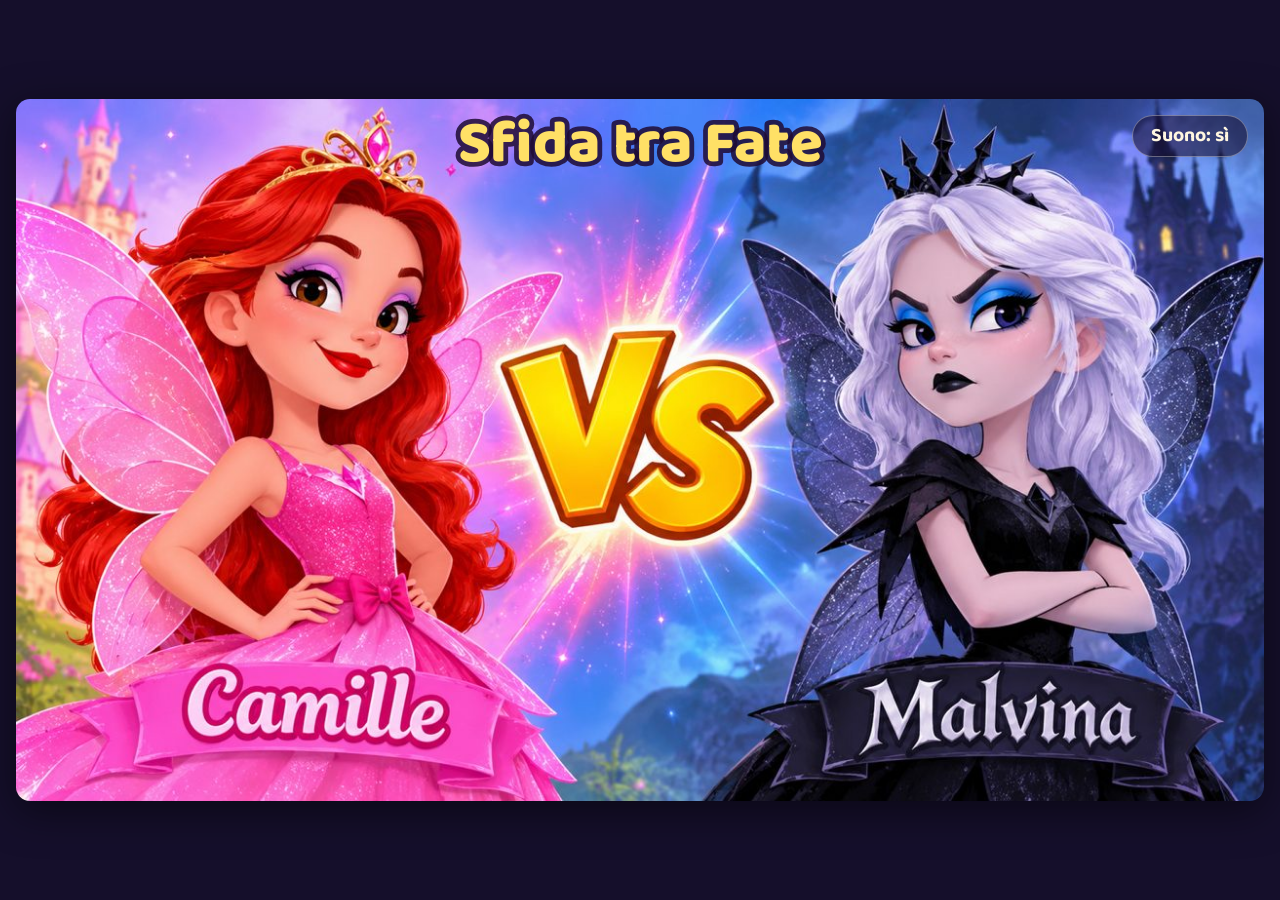
<file: Sfida_tra_fate.html>
<!doctype html>
<html lang="it">
<head>
<meta charset="utf-8">
<meta name="viewport" content="width=device-width,initial-scale=1,viewport-fit=cover">
<meta name="apple-mobile-web-app-capable" content="yes">
<meta name="mobile-web-app-capable" content="yes">
<meta name="apple-mobile-web-app-title" content="Sfida tra Fate">
<title>Sfida tra Fate</title>
<link rel="stylesheet" href="https://fonts.googleapis.com/css2?family=Baloo+2:wght@500;700;800&display=swap">
<style>
/* Concetto: schermo di gioco 16:9 al centro su sfondo notte, comandi touch sovrapposti in basso.
   Look unico e scuro per scelta: il gioco ha i suoi colori in ogni tema. */
:root{
  --notte:#150f2b; --carta:#fff6e0; --rosa:#ff7ab8; --oro:#ffc83d; --prugna:#3b1d63;
  --font:'Baloo 2','Trebuchet MS','Segoe UI',sans-serif;
  color-scheme:dark;
}
*{box-sizing:border-box}
[hidden]{display:none!important}
html,body{height:100%}
body{
  margin:0; background:var(--notte); color:var(--carta); font-family:var(--font);
  padding-block:0;
  padding-left:max(16px,env(safe-area-inset-left,0px));
  padding-right:max(16px,env(safe-area-inset-right,0px));
  display:flex; align-items:center; justify-content:center; overflow:hidden;
  -webkit-user-select:none; user-select:none; touch-action:none; -webkit-touch-callout:none;
}
#stage{position:relative; --u:1; width:960px; height:540px; border-radius:14px; overflow:hidden; background:#000; box-shadow:0 10px 40px rgba(0,0,0,.5)}
#c{display:block; width:100%; height:100%}
#snd{position:absolute; top:calc(var(--u)*12px); right:calc(var(--u)*12px); font:700 calc(var(--u)*15px)/1 var(--font); color:var(--carta);
  background:rgba(20,10,40,.55); border:1.5px solid rgba(255,255,255,.35); border-radius:999px; padding:calc(var(--u)*8px) calc(var(--u)*14px); cursor:pointer}
#touch{position:absolute; left:0; right:0; bottom:0; padding:0 3% 3%; display:flex; justify-content:space-between; align-items:flex-end; pointer-events:none}
#stage:not([data-mode="play"]) #touch{display:none}
#touch button{pointer-events:auto; touch-action:none; -webkit-touch-callout:none; font-family:var(--font); font-weight:800; color:#fff;
  width:max(60px,calc(var(--u)*88px)); height:max(60px,calc(var(--u)*88px)); border-radius:50%; font-size:calc(var(--u)*32px);
  background:rgba(255,255,255,.2); border:2px solid rgba(255,255,255,.65); cursor:pointer}
#touch button.on{background:rgba(255,200,61,.7); border-color:#fff}
#touch .grp{display:flex; gap:calc(var(--u)*16px); align-items:flex-end}
#touch .col{display:flex; flex-direction:column; gap:calc(var(--u)*10px)}
#touch .col button{width:max(52px,calc(var(--u)*70px)); height:max(52px,calc(var(--u)*70px)); font-size:calc(var(--u)*26px)}
#touch .big{width:max(80px,calc(var(--u)*128px)); height:max(80px,calc(var(--u)*128px)); font-size:calc(var(--u)*22px); background:rgba(255,122,184,.4)}
#menu{position:absolute; inset:0; display:flex; align-items:center; justify-content:center; background:rgba(21,15,43,.55)}
.mcard{width:min(88%,calc(var(--u)*660px)); text-align:center; background:rgba(38,20,70,.9); border:2px solid rgba(255,200,61,.6);
  border-radius:calc(var(--u)*24px); padding:calc(var(--u)*20px) calc(var(--u)*26px)}
.mcard h1{margin:0 0 .15em; font-size:calc(var(--u)*38px); line-height:1.05; color:var(--oro); text-wrap:balance; font-weight:800}
.mcard p{margin:.3em 0; font-size:calc(var(--u)*18px); line-height:1.3; text-wrap:balance}
.mcard .hint{font-size:calc(var(--u)*15px); opacity:.8}
.cta{font:800 calc(var(--u)*28px)/1 var(--font); color:#3a2200; background:var(--oro); border:0; border-radius:999px;
  padding:calc(var(--u)*12px) calc(var(--u)*40px); margin:calc(var(--u)*10px) 0 calc(var(--u)*6px); cursor:pointer}
.lv{display:flex; gap:calc(var(--u)*10px); align-items:center; justify-content:center; font-size:calc(var(--u)*16px)}
.lv button{font:800 calc(var(--u)*18px)/1 var(--font); width:calc(var(--u)*40px); height:calc(var(--u)*40px); border-radius:50%;
  color:var(--carta); background:rgba(255,255,255,.12); border:2px solid rgba(255,255,255,.5); cursor:pointer}
.lv2{margin-top:calc(var(--u)*8px)}
#mEasy{font:800 calc(var(--u)*16px)/1 var(--font); color:var(--carta); background:rgba(255,255,255,.12); border:2px solid rgba(255,255,255,.5); border-radius:999px; padding:calc(var(--u)*9px) calc(var(--u)*18px); cursor:pointer}
#mEasy[aria-pressed="true"]{background:#6fd16f; color:#12310f; border-color:#fff}
button:focus-visible{outline:3px solid #fff; outline-offset:2px}
#rotate{display:none}
@media (orientation:portrait){
  #rotate{display:block; position:fixed; top:6px; left:0; right:0; text-align:center; font-size:14px; color:var(--oro); z-index:5}
}
</style>
</head>
<body>
<div id="rotate">Gira il dispositivo in orizzontale per giocare meglio</div>
<div id="stage" data-mode="intro">
  <canvas id="c" width="960" height="540"></canvas>
  <button id="snd" type="button" aria-pressed="false">Suono: sì</button>
  <div id="touch" hidden>
    <div class="grp l">
      <button type="button" data-k="left" aria-label="Sinistra">&#9664;</button>
      <button type="button" data-k="right" aria-label="Destra">&#9654;</button>
    </div>
    <div class="grp r">
      <div class="col" id="climb" hidden>
        <button type="button" data-k="up" aria-label="Su">&#9650;</button>
        <button type="button" data-k="down" aria-label="Giù">&#9660;</button>
      </div>
      <button type="button" data-k="jump" class="big">SALTA</button>
    </div>
  </div>
  <div id="menu" hidden>
    <div class="mcard">
      <h1 id="mTitle">Sfida tra Fate</h1>
      <p id="mText"></p>
      <button type="button" class="cta" id="mPlay">Gioca</button>
      <div class="lv"><span>Vai al livello</span>
        <button type="button" data-lv="1">1</button><button type="button" data-lv="2">2</button><button type="button" data-lv="3">3</button>
      </div>
      <div class="lv2"><button type="button" id="mEasy" aria-pressed="false">Allenamento: no</button></div>
      <p class="hint" id="mHint">Frecce o A D per muoverti, Spazio per saltare. Salta due volte per volare più in alto e tieni premuto per planare.</p>
    </div>
  </div>
</div>
<script>
/* Copertina (immagine fornita dall'utente) */
const COVER=new Image(); COVER.src='[data-uri]';

'use strict';
/* ===== Nucleo: schermo, comandi, suoni, utilità ===== */
const VW=960, VH=540;
const NOME_BUONA='Camille', NOME_CATTIVA='Malvina';
const cv=document.getElementById('c'), ctx=cv.getContext('2d');
const stage=document.getElementById('stage');
const menuEl=document.getElementById('menu');
const touchEl=document.getElementById('touch');
const climbEl=document.getElementById('climb');
let T=0, mode='intro', LV=null, SCREEN_SCALE=1;
function setMode(m){ mode=m; stage.dataset.mode=m; }

function fit(){
  const rs=getComputedStyle(document.documentElement), bs=getComputedStyle(document.body);
  const aw=window.innerWidth-parseFloat(bs.paddingLeft)-parseFloat(bs.paddingRight);
  const ah=window.innerHeight-parseFloat(rs.paddingTop)-parseFloat(rs.paddingBottom);
  const sc=Math.max(0.3,Math.min(aw/VW,ah/VH));
  SCREEN_SCALE=sc;
  stage.style.width=Math.floor(VW*sc)+'px'; stage.style.height=Math.floor(VH*sc)+'px';
  stage.style.setProperty('--u',sc.toFixed(3));
  const r=Math.max(1,Math.min(2.5,sc*(window.devicePixelRatio||1)));
  cv.width=Math.round(VW*r); cv.height=Math.round(VH*r); ctx.setTransform(r,0,0,r,0,0);
}
addEventListener('resize',fit);
fit();
try{ if(document.fonts) document.fonts.load("800 20px 'Baloo 2'"); }catch(e){}

/* ----- comandi ----- */
const keys={}, pressed={};
const KEYMAP={ArrowLeft:'left',KeyA:'left',ArrowRight:'right',KeyD:'right',ArrowUp:'up',KeyW:'up',ArrowDown:'down',KeyS:'down',Space:'jump',Enter:'ok',NumpadEnter:'ok',Digit1:'a1',Digit2:'a2',Digit3:'a3',Numpad1:'a1',Numpad2:'a2',Numpad3:'a3'};
function press(k){ if(!keys[k]) pressed[k]=true; keys[k]=true; }
function release(k){ keys[k]=false; }
addEventListener('keydown',e=>{ const k=KEYMAP[e.code]; if(!k) return; e.preventDefault(); audioInit(); press(k); });
addEventListener('keyup',e=>{ const k=KEYMAP[e.code]; if(k){ e.preventDefault(); release(k); } });
addEventListener('blur',()=>{ for(const k in keys) keys[k]=false; });
document.querySelectorAll('#touch button').forEach(b=>{
  const k=b.dataset.k;
  b.addEventListener('pointerdown',e=>{ e.preventDefault(); audioInit(); press(k); b.classList.add('on'); });
  const up=()=>{ release(k); b.classList.remove('on'); };
  b.addEventListener('pointerup',up); b.addEventListener('pointercancel',up); b.addEventListener('pointerleave',up);
});
let lastTap=null;
cv.addEventListener('pointerdown',e=>{
  audioInit(); pressed.ok=true;
  const b=cv.getBoundingClientRect();
  lastTap={x:(e.clientX-b.left)*VW/b.width, y:(e.clientY-b.top)*VH/b.height};
});
const coarse=(window.matchMedia&&matchMedia('(pointer:coarse)').matches)||('ontouchstart' in window);
touchEl.hidden=!coarse;
addEventListener('touchstart',()=>{ touchEl.hidden=false; },{once:true,passive:true});

/* ----- suoni (generati nel browser) ----- */
let AC=null, muted=false;
function audioInit(){
  if(AC){ if(AC.state==='suspended') AC.resume(); return; }
  try{ AC=new (window.AudioContext||window.webkitAudioContext)(); }catch(e){ AC=null; }
}
function tone(f,d,type,vol,slide,delay){
  if(!AC||muted) return;
  const t=AC.currentTime+(delay||0), o=AC.createOscillator(), g=AC.createGain();
  o.type=type||'sine'; o.frequency.setValueAtTime(f,t);
  if(slide) o.frequency.exponentialRampToValueAtTime(Math.max(30,f+slide),t+d);
  g.gain.setValueAtTime(vol||0.07,t); g.gain.exponentialRampToValueAtTime(0.0001,t+d);
  o.connect(g); g.connect(AC.destination); o.start(t); o.stop(t+d+0.03);
}
const SFX={
  jump:()=>tone(520,.14,'triangle',.07,300),
  flap:()=>{ tone(700,.09,'sine',.05,250); tone(900,.09,'sine',.04,200,.05); },
  fruit:()=>{ tone(784,.1,'triangle',.08); tone(1175,.18,'triangle',.08,0,.08); },
  hurt:()=>tone(320,.35,'sawtooth',.06,-220),
  check:()=>{ tone(660,.12,'sine',.07); tone(880,.22,'sine',.07,0,.1); },
  win:()=>[523,659,784,1047].forEach((f,i)=>tone(f,.28,'triangle',.08,0,i*.13)),
  crumble:()=>tone(130,.25,'square',.04,-70),
  fire:()=>tone(100,.45,'sawtooth',.05,-40),
  vine:()=>tone(420,.05,'square',.02)
};
/* Per ora solo effetti semplici. Quando avrai le musiche si aggiungono qui. */
const sndBtn=document.getElementById('snd');
sndBtn.addEventListener('click',()=>{
  audioInit(); muted=!muted;
  sndBtn.textContent='Suono: '+(muted?'no':'sì'); sndBtn.setAttribute('aria-pressed',String(muted));
});

/* ----- utilità ----- */
const clamp=(v,a,b)=>Math.max(a,Math.min(b,v));
function rnd(i){ const s=Math.sin(i*127.1+311.7)*43758.5453; return s-Math.floor(s); }
function hit(a,b){ return a.x<b.x+b.w&&a.x+a.w>b.x&&a.y<b.y+b.h&&a.y+a.h>b.y; }
function rr(g,x,y,w,h,r){ g.beginPath(); g.moveTo(x+r,y); g.arcTo(x+w,y,x+w,y+h,r); g.arcTo(x+w,y+h,x,y+h,r); g.arcTo(x,y+h,x,y,r); g.arcTo(x,y,x+w,y,r); g.closePath(); }
const FONT="'Baloo 2','Trebuchet MS',sans-serif";
function txt(g,s,x,y,size,col,align,weight){
  g.font=(weight||800)+' '+size+'px '+FONT; g.textAlign=align||'center'; g.textBaseline='middle';
  g.lineJoin='round'; g.lineWidth=Math.max(3,size*0.16); g.strokeStyle='rgba(30,10,50,.85)'; g.strokeText(s,x,y);
  g.fillStyle=col||'#fff'; g.fillText(s,x,y);
}
function wrap(g,s,x,y,maxW,lh,size,col){
  g.font='800 '+size+'px '+FONT;
  const words=s.split(' '); let line='', yy=y;
  for(const w of words){
    const test=line?line+' '+w:w;
    if(g.measureText(test).width>maxW&&line){ txt(g,line,x,yy,size,col); line=w; yy+=lh; } else line=test;
  }
  txt(g,line,x,yy,size,col); return yy;
}

/* ----- particelle ----- */
const parts=[];
function emit(x,y,n,col,spd,life,grav){
  for(let i=0;i<n;i++){
    const a=Math.random()*6.283, s=Math.random()*(spd||2);
    parts.push({x,y,vx:Math.cos(a)*s,vy:Math.sin(a)*s-0.5,l:(life||30)*(0.6+Math.random()*0.6),m:life||30,c:col,r:1.5+Math.random()*2.5,g:grav===undefined?0.05:grav});
  }
}
function updParts(){
  for(let i=parts.length-1;i>=0;i--){ const p=parts[i]; p.x+=p.vx; p.y+=p.vy; p.vy+=p.g; p.l--; if(p.l<=0) parts.splice(i,1); }
}
function drawParts(g,cx,cy){
  for(const p of parts){ g.globalAlpha=Math.max(0,p.l/p.m); g.fillStyle=p.c; g.beginPath(); g.arc(p.x-cx,p.y-cy,p.r,0,6.283); g.fill(); }
  g.globalAlpha=1;
}

/* ===== Grafica: personaggi e oggetti (disegnati in codice) =====
   Per usare le tue immagini: metti un indirizzo (o data URI) in ASSETS, per esempio ASSETS.fata.
   Le immagini vengono ancorate ai piedi del personaggio. */
const ASSETS={fata:'',fataCattiva:'',drago:'',gufo:''};
const IMG={};
for(const k in ASSETS){ if(ASSETS[k]){ const im=new Image(); im.onload=()=>{ IMG[k]=im; }; im.src=ASSETS[k]; } }
function drawSprite(g,name,x,y,h,flip){
  const im=IMG[name]; if(!im) return false;
  const w=im.width*h/im.height; g.save(); g.translate(x,y); g.scale(flip,1); g.drawImage(im,-w/2,-h,w,h); g.restore(); return true;
}
function star(g,x,y,r,col){
  g.fillStyle=col; g.beginPath();
  for(let i=0;i<10;i++){ const a=-Math.PI/2+i*Math.PI/5, q=i%2?r*0.45:r; g.lineTo(x+Math.cos(a)*q,y+Math.sin(a)*q); }
  g.closePath(); g.fill();
}
const PAL_GOOD={dress:'#ff7ab8',dress2:'#ffc2e3',hair:'#d9301c',wing:'rgba(200,240,255,0.85)',edge:'#7fc8ff',wand:'#ffd23d',skin:'#ffe1c4',shoe:'#d4458f',eye:'#2a1a3a',crown:true};
const PAL_EVIL={dress:'#4b1f7d',dress2:'#2c1250',hair:'#17111f',wing:'rgba(120,255,150,0.7)',edge:'#33c957',wand:'#7dff5e',skin:'#e6efcf',shoe:'#1c0e2e',eye:'#ff3b3b',evil:true};

function drawFairy(g,x,y,s,flip,t,pal,pose){
  if(drawSprite(g,pal.evil?'fataCattiva':'fata',x,y,60*s,flip)) return;
  g.save(); g.translate(x,y); g.scale(flip*s,s);
  const fl=Math.sin(t*0.5), air=(pose==='jump'||pose==='glide');
  const wa=air?0.5+fl*0.35:0.15+fl*0.12;
  g.translate(0,pose==='idle'?Math.sin(t*0.1):0);
  g.fillStyle=pal.wing; g.strokeStyle=pal.edge; g.lineWidth=1.2;
  const wing=(cx,cy,rx,ry,rot)=>{ g.beginPath(); g.ellipse(cx,cy,rx,ry,rot,0,6.283); g.fill(); g.stroke(); };
  wing(-9,-34,6,17,-0.45-wa); wing(-9,-25,5,11,-1.15-wa*0.5);
  g.fillStyle=pal.skin;
  const sw=pose==='run'?Math.sin(t*0.7)*3.5:0;
  g.fillRect(-5+sw,-10,3,9); g.fillRect(2-sw,-10,3,9);
  g.fillStyle=pal.shoe; g.fillRect(-6+sw,-2,5,3); g.fillRect(1-sw,-2,5,3);
  g.fillStyle=pal.dress; g.beginPath(); g.moveTo(-11,-9); g.lineTo(11,-9); g.lineTo(4,-27); g.lineTo(-4,-27); g.closePath(); g.fill();
  g.fillStyle=pal.dress2; g.fillRect(-11,-11,22,3);
  const ay=pose==='climb'?-30:-22;
  g.strokeStyle=pal.skin; g.lineWidth=3; g.lineCap='round'; g.beginPath(); g.moveTo(3,-25); g.lineTo(10,ay); g.stroke();
  g.strokeStyle=pal.wand; g.lineWidth=2; g.beginPath(); g.moveTo(10,ay); g.lineTo(17,ay-9); g.stroke();
  star(g,18,ay-11,5+Math.sin(t*0.3),pal.wand);
  g.fillStyle=pal.hair; g.beginPath(); g.ellipse(-6,-32,4,8,0,0,6.283); g.fill();
  g.fillStyle=pal.skin; g.beginPath(); g.arc(0,-33,8.5,0,6.283); g.fill();
  g.fillStyle=pal.hair; g.beginPath(); g.arc(0,-34,9,Math.PI,0); g.fill(); g.beginPath(); g.arc(-7,-41,4,0,6.283); g.fill();
  g.fillStyle=pal.eye; g.beginPath(); g.arc(3.5,-33,1.5,0,6.283); g.fill();
  g.fillStyle='rgba(255,120,150,.5)'; g.beginPath(); g.arc(5.5,-29.5,2,0,6.283); g.fill();
  g.strokeStyle=pal.eye; g.lineWidth=1; g.beginPath();
  if(pal.evil){ g.moveTo(1,-37); g.lineTo(6.5,-35); g.moveTo(2,-28); g.quadraticCurveTo(4,-30,6,-28); }
  else g.arc(3.5,-30,2.4,0.25,2.4);
  g.stroke();
  if(pal.crown){ g.fillStyle='#ffd23d'; g.beginPath(); g.moveTo(-5,-43); g.lineTo(-5.5,-49); g.lineTo(-2.5,-46); g.lineTo(0,-50); g.lineTo(2.5,-46); g.lineTo(5.5,-49); g.lineTo(5,-43); g.closePath(); g.fill(); }
  if(pal.evil){ g.fillStyle=pal.dress; g.beginPath(); g.moveTo(-10,-42); g.lineTo(10,-42); g.lineTo(2,-64); g.closePath(); g.fill(); g.beginPath(); g.ellipse(0,-42,13,3,0,0,6.283); g.fill(); }
  g.restore();
}

function drawOwl(g,x,y,s,t,solved){
  if(drawSprite(g,'gufo',x,y,62*s,1)) return;
  g.save(); g.translate(x,y); g.scale(s,s);
  const b=Math.sin(t*0.06)*1.2;
  g.fillStyle='#8a5a34'; g.beginPath(); g.ellipse(0,-22+b,17,22,0,0,6.283); g.fill();
  g.fillStyle='#e8c99a'; g.beginPath(); g.ellipse(0,-17+b,10,15,0,0,6.283); g.fill();
  g.fillStyle='#6d4426'; g.beginPath(); g.ellipse(-16,-20+b,5,14,0.2,0,6.283); g.ellipse(16,-20+b,5,14,-0.2,0,6.283); g.fill();
  g.fillStyle='#fff'; g.beginPath(); g.arc(-7,-33+b,7,0,6.283); g.fill(); g.beginPath(); g.arc(7,-33+b,7,0,6.283); g.fill();
  g.fillStyle='#2a1a3a'; g.beginPath(); g.arc(-6,-33+b,3,0,6.283); g.fill(); g.beginPath(); g.arc(8,-33+b,3,0,6.283); g.fill();
  g.strokeStyle='#ffd23d'; g.lineWidth=1.6; g.beginPath(); g.arc(-7,-33+b,8,0,6.283); g.stroke(); g.beginPath(); g.arc(7,-33+b,8,0,6.283); g.stroke();
  g.fillStyle='#ff9a3d'; g.beginPath(); g.moveTo(0,-30+b); g.lineTo(-3.5,-25+b); g.lineTo(3.5,-25+b); g.closePath(); g.fill();
  g.fillStyle='#ff9a3d'; g.fillRect(-9,-2,6,3); g.fillRect(3,-2,6,3);
  g.fillStyle='#5b2a86'; g.beginPath(); g.moveTo(-12,-45+b); g.lineTo(12,-45+b); g.lineTo(2,-72+b); g.closePath(); g.fill();
  g.beginPath(); g.ellipse(0,-45+b,15,3.5,0,0,6.283); g.fill();
  star(g,3,-60+b,3.2,'#ffd23d');
  if(!solved){ g.fillStyle='rgba(255,255,255,.95)'; g.beginPath(); g.arc(0,-92+b,13,0,6.283); g.fill();
    g.fillStyle='#5b2a86'; g.font='800 20px '+FONT; g.textAlign='center'; g.textBaseline='middle'; g.fillText('?',0,-91+b); }
  else star(g,0,-90+b,8,'#ffd23d');
  g.restore();
}

function drawDragon(g,x,y,s,t,breathing){
  if(drawSprite(g,'drago',x,y,150*s,1)) return;
  g.save(); g.translate(x,y); g.scale(s,s);
  const fl=Math.sin(t*0.12);
  g.fillStyle='#7a1f2b'; g.beginPath(); g.moveTo(10,-10); g.lineTo(60,-72-fl*16); g.lineTo(42,-22); g.lineTo(88,-42-fl*12); g.lineTo(56,6); g.lineTo(20,10); g.closePath(); g.fill();
  g.strokeStyle='#b23a3a'; g.lineWidth=14; g.lineCap='round'; g.beginPath(); g.moveTo(40,10); g.quadraticCurveTo(95,24,122,-4+fl*8); g.stroke();
  g.fillStyle='#c2413c'; g.beginPath(); g.ellipse(20,5,45,28,0.1,0,6.283); g.fill();
  g.fillStyle='#f3c878'; g.beginPath(); g.ellipse(14,17,30,14,0.1,0,6.283); g.fill();
  g.fillStyle='#7a1f2b'; for(let i=0;i<5;i++){ g.beginPath(); g.moveTo(-6+i*16,-21); g.lineTo(2+i*16,-34); g.lineTo(10+i*16,-22); g.closePath(); g.fill(); }
  g.fillStyle='#c2413c'; g.beginPath(); g.ellipse(-34,-8,17,12,-0.5,0,6.283); g.fill();
  g.beginPath(); g.ellipse(-58,-12,21,15,0.15,0,6.283); g.fill();
  g.beginPath(); g.ellipse(-76,-6,13,9,0.1,0,6.283); g.fill();
  g.fillStyle=breathing?'#3a0c10':'#a63330'; g.beginPath(); g.ellipse(-76,-1,8,breathing?6:2,0,0,6.283); g.fill();
  g.fillStyle='#ffe066'; g.beginPath(); g.arc(-58,-19,5,0,6.283); g.fill();
  g.fillStyle='#1a0a14'; g.beginPath(); g.arc(-60,-19,2.4,0,6.283); g.fill();
  g.fillStyle='#f3e3b3'; g.beginPath(); g.moveTo(-50,-26); g.lineTo(-42,-44); g.lineTo(-44,-24); g.closePath(); g.fill();
  g.beginPath(); g.moveTo(-60,-28); g.lineTo(-56,-44); g.lineTo(-52,-27); g.closePath(); g.fill();
  g.fillStyle='#b23a3a'; g.beginPath(); g.ellipse(6,30,9,12,0,0,6.283); g.ellipse(34,30,9,12,0,0,6.283); g.fill();
  g.restore();
}

function drawFlameColumn(g,x,y1,y2,w,t,alpha){
  if(y2<y1) return;
  g.save(); g.globalAlpha=alpha===undefined?1:alpha;
  const pass=[[w,'#e8452c'],[w*0.7,'#ff9a2e'],[w*0.38,'#ffe27a']];
  for(const p of pass){
    g.fillStyle=p[1]; g.beginPath();
    const hw=p[0]/2; let first=true;
    for(let yy=y1;yy<=y2;yy+=10){ const wob=Math.sin(yy*0.07+t*0.5)*4; if(first){ g.moveTo(x-hw+wob,yy); first=false; } else g.lineTo(x-hw+wob,yy); }
    for(let yy=y2;yy>=y1;yy-=10){ const wob=Math.sin(yy*0.07+t*0.5+1)*4; g.lineTo(x+hw+wob,yy); }
    g.closePath(); g.fill();
  }
  g.restore();
}

function drawFruit(g,x,y,k,t){
  const by=y+Math.sin(t*0.06+x*0.01)*3;
  g.fillStyle='rgba(255,240,150,.28)'; g.beginPath(); g.arc(x,by,17,0,6.283); g.fill();
  g.save(); g.translate(x,by);
  const leaf=()=>{ g.fillStyle='#3fa35a'; g.beginPath(); g.ellipse(4,-12,5,2.6,-0.5,0,6.283); g.fill(); };
  if(k===0){ g.fillStyle='#e53b3b'; g.beginPath(); g.arc(0,0,10,0,6.283); g.fill(); g.fillStyle='rgba(255,255,255,.55)'; g.beginPath(); g.arc(-3.5,-3.5,2.6,0,6.283); g.fill(); g.strokeStyle='#6b4a2b'; g.lineWidth=2; g.beginPath(); g.moveTo(0,-9); g.lineTo(1,-14); g.stroke(); leaf(); }
  else if(k===1){ g.fillStyle='#c8dc4a'; g.beginPath(); g.arc(0,4,9,0,6.283); g.fill(); g.beginPath(); g.ellipse(0,-5,6,7,0,0,6.283); g.fill(); g.fillStyle='rgba(255,255,255,.5)'; g.beginPath(); g.arc(-3,2,2.2,0,6.283); g.fill(); g.strokeStyle='#6b4a2b'; g.lineWidth=2; g.beginPath(); g.moveTo(0,-11); g.lineTo(1,-15); g.stroke(); leaf(); }
  else if(k===2){ g.fillStyle='#ff9a2e'; g.beginPath(); g.arc(0,0,10,0,6.283); g.fill(); g.fillStyle='rgba(255,255,255,.5)'; g.beginPath(); g.arc(-3.5,-3.5,2.4,0,6.283); g.fill(); g.fillStyle='#d97a14'; for(let i=0;i<4;i++){ g.fillRect(-5+i*3,3+((i*3)%4),1.5,1.5); } leaf(); }
  else if(k===3){ g.strokeStyle='#3fa35a'; g.lineWidth=1.6; g.beginPath(); g.moveTo(-5,3); g.quadraticCurveTo(-3,-8,1,-13); g.moveTo(5,4); g.quadraticCurveTo(4,-8,1,-13); g.stroke();
    g.fillStyle='#c4163a'; g.beginPath(); g.arc(-5,5,6,0,6.283); g.fill(); g.beginPath(); g.arc(5,6,6,0,6.283); g.fill();
    g.fillStyle='rgba(255,255,255,.55)'; g.beginPath(); g.arc(-7,3,1.8,0,6.283); g.arc(3,4,1.8,0,6.283); g.fill(); }
  else { g.fillStyle='#7a3fc4'; const pts=[[-6,-4],[0,-5],[6,-4],[-3,2],[3,2],[0,8]]; for(const p of pts){ g.beginPath(); g.arc(p[0],p[1],4.4,0,6.283); g.fill(); }
    g.strokeStyle='#6b4a2b'; g.lineWidth=2; g.beginPath(); g.moveTo(0,-8); g.lineTo(1,-14); g.stroke(); leaf(); }
  g.restore();
}

function drawBasket(g,x,y,s){
  g.save(); g.translate(x,y); g.scale(s,s);
  g.fillStyle='#e53b3b'; g.beginPath(); g.arc(-8,-12,6,0,6.283); g.fill();
  g.fillStyle='#ff9a2e'; g.beginPath(); g.arc(1,-14,6,0,6.283); g.fill();
  g.fillStyle='#c8dc4a'; g.beginPath(); g.arc(9,-11,5.5,0,6.283); g.fill();
  g.fillStyle='#b9824a'; g.beginPath(); g.moveTo(-15,-9); g.lineTo(15,-9); g.lineTo(11,8); g.lineTo(-11,8); g.closePath(); g.fill();
  g.strokeStyle='#8b5a2b'; g.lineWidth=1.4; for(let i=-9;i<=9;i+=6){ g.beginPath(); g.moveTo(i,-9); g.lineTo(i*0.75,8); g.stroke(); }
  g.beginPath(); g.moveTo(-14,-2); g.lineTo(14,-2); g.stroke();
  g.strokeStyle='#8b5a2b'; g.lineWidth=2; g.beginPath(); g.arc(0,-9,13,Math.PI,0); g.stroke();
  g.restore();
}
function drawCrown(g,x,y,s){
  g.save(); g.translate(x,y); g.scale(s,s);
  g.fillStyle='#ffd23d'; g.strokeStyle='#c98f00'; g.lineWidth=1.5;
  g.beginPath(); g.moveTo(-14,6); g.lineTo(-16,-10); g.lineTo(-7,-3); g.lineTo(0,-14); g.lineTo(7,-3); g.lineTo(16,-10); g.lineTo(14,6); g.closePath(); g.fill(); g.stroke();
  g.fillStyle='#ff4d6d'; g.beginPath(); g.arc(0,0,2.6,0,6.283); g.fill();
  g.fillStyle='#4da3ff'; g.beginPath(); g.arc(-8,1,2,0,6.283); g.arc(8,1,2,0,6.283); g.fill();
  g.restore();
}

function drawBush(g,x,y,sh,k){
  g.save(); g.translate(x+(sh>0?Math.sin(sh*1.3)*3:0),y);
  g.fillStyle=k?'#2e8f4a':'#3fa35a';
  g.beginPath(); g.arc(-18,-14,17,0,6.283); g.arc(0,-22,21,0,6.283); g.arc(19,-13,16,0,6.283); g.fill();
  g.fillStyle='rgba(255,255,255,.12)'; g.beginPath(); g.arc(-4,-28,9,0,6.283); g.fill();
  g.fillStyle='#ffc2e3'; for(let i=0;i<5;i++){ g.beginPath(); g.arc(-22+i*11,-14-((i*7)%10),2,0,6.283); g.fill(); }
  g.restore();
}

function drawLantern(g,x,y,on,t){
  g.strokeStyle='#5b3b24'; g.lineWidth=4; g.beginPath(); g.moveTo(x,y); g.lineTo(x,y-64); g.stroke();
  if(on){ const gl=g.createRadialGradient(x,y-70,2,x,y-70,50); gl.addColorStop(0,'rgba(255,220,120,.7)'); gl.addColorStop(1,'rgba(255,220,120,0)'); g.fillStyle=gl; g.fillRect(x-50,y-120,100,100); }
  g.fillStyle=on?'#ffd36e':'#9a8f7a'; rr(g,x-8,y-82,16,20,4); g.fill();
  g.strokeStyle='#5b3b24'; g.lineWidth=2; rr(g,x-8,y-82,16,20,4); g.stroke();
}

/* ===== Grafica: sfondi, terreno, ostacoli ===== */
function hills(g,px,py,col,base,amp,freq,seed){
  g.fillStyle=col; g.beginPath(); g.moveTo(0,VH);
  for(let x=0;x<=VW+24;x+=24){ const wx=x+px; g.lineTo(x,base-py+Math.sin(wx*freq+seed)*amp+Math.sin(wx*freq*2.3+seed*2)*amp*0.4); }
  g.lineTo(VW+24,VH); g.closePath(); g.fill();
}
function bgTree(g,x,base,h,trunk,leaf){
  g.fillStyle=trunk; g.fillRect(x-7,base-h*0.55,14,h*0.55);
  g.fillStyle=leaf; g.beginPath(); g.arc(x,base-h*0.72,h*0.28,0,6.283); g.arc(x-h*0.2,base-h*0.56,h*0.22,0,6.283); g.arc(x+h*0.2,base-h*0.56,h*0.22,0,6.283); g.fill();
}
function bg1(g,cx,cy){
  let gr=g.createLinearGradient(0,0,0,VH); gr.addColorStop(0,'#7fd2ff'); gr.addColorStop(.7,'#d9f5ff'); gr.addColorStop(1,'#fff6c9'); g.fillStyle=gr; g.fillRect(0,0,VW,VH);
  const sg=g.createRadialGradient(780,90,10,780,90,170); sg.addColorStop(0,'rgba(255,246,170,1)'); sg.addColorStop(.3,'rgba(255,240,150,.85)'); sg.addColorStop(1,'rgba(255,240,150,0)'); g.fillStyle=sg; g.fillRect(560,-100,400,380);
  hills(g,cx*0.1,cy*0.12,'#b4e39a',LV.G-cy*0.12-330,34,0.004,1);
  hills(g,cx*0.22,cy*0.22,'#86d46f',LV.G-cy*0.22-270,40,0.006,3);
  const sp=250, off=cx*0.45;
  for(let i=Math.floor(off/sp)-1;i<Math.floor((off+VW)/sp)+2;i++){
    bgTree(g,i*sp-off+rnd(i)*90,LV.G-cy*0.62+30,170+rnd(i+9)*90,'#80603c','#4fb85f');
  }
}
function bg2(g,cx,cy){
  const gr=g.createLinearGradient(0,0,0,VH); gr.addColorStop(0,'#0b1a2c'); gr.addColorStop(1,'#1c1038'); g.fillStyle=gr; g.fillRect(0,0,VW,VH);
  const mg=g.createRadialGradient(170,90,6,170,90,130); mg.addColorStop(0,'rgba(232,239,255,.9)'); mg.addColorStop(.25,'rgba(200,215,255,.35)'); mg.addColorStop(1,'rgba(200,215,255,0)'); g.fillStyle=mg; g.fillRect(0,0,320,260);
  g.fillStyle='#e8efff'; g.beginPath(); g.arc(170,90,26,0,6.283); g.fill();
  for(let i=0;i<34;i++){ g.globalAlpha=0.35+0.4*Math.abs(Math.sin(T*0.02+i)); g.fillStyle='#fff'; g.fillRect(rnd(i)*VW,rnd(i+50)*260,2,2); }
  g.globalAlpha=1;
  const layers=[[210,.22,'#101a2e',30],[330,.5,'#0c1222',44]];
  for(const L of layers){
    const off=cx*L[1];
    for(let i=Math.floor(off/L[0])-1;i<Math.floor((off+VW)/L[0])+2;i++){
      const x=i*L[0]-off+rnd(i+L[1]*20)*80;
      g.fillStyle=L[2]; g.fillRect(x-L[3]/2,0,L[3],VH);
      g.strokeStyle=L[2]; g.lineWidth=L[3]*0.3; g.lineCap='round';
      g.beginPath(); g.moveTo(x,120+rnd(i)*120); g.quadraticCurveTo(x+60,60+rnd(i+3)*60,x+90,40+rnd(i+5)*80); g.moveTo(x,200+rnd(i+7)*100); g.quadraticCurveTo(x-50,150,x-100,130+rnd(i+9)*60); g.stroke();
    }
  }
  for(let k=0;k<3;k++){ g.fillStyle='rgba(140,120,220,.06)'; g.beginPath(); g.ellipse(((T*0.3+k*400)%1400)-200,VH-120-k*50-cy*0.05,380,40,0,0,6.283); g.fill(); }
}
function bg3(g,cx,cy){
  const gr=g.createLinearGradient(0,0,0,VH); gr.addColorStop(0,'#3b2a6b'); gr.addColorStop(.55,'#c9507a'); gr.addColorStop(1,'#ffb36b'); g.fillStyle=gr; g.fillRect(0,0,VW,VH);
  const sy=LV.G-cy*0.3-20;
  const sg=g.createRadialGradient(480,sy,10,480,sy,260); sg.addColorStop(0,'rgba(255,230,160,.95)'); sg.addColorStop(1,'rgba(255,170,110,0)'); g.fillStyle=sg; g.fillRect(0,sy-260,VW,520);
  for(let k=0;k<5;k++){ g.fillStyle='rgba(255,220,200,.25)'; g.beginPath(); g.ellipse(((T*0.15+k*330-cx*0.05)%1400)-200,60+k*37,110,16,0,0,6.283); g.fill(); }
  hills(g,cx*0.1,cy*0.3,'#4a2a63',LV.G-cy*0.3-210,50,0.004,2);
  const sp=1100, off=cx*0.2;
  for(let i=Math.floor(off/sp)-1;i<Math.floor((off+VW)/sp)+2;i++){
    const x=i*sp-off+250, b=LV.G-cy*0.3-30; g.fillStyle='#3a2358';
    g.fillRect(x,b-120,260,120);
    for(const tx of [x-10,x+224]){ g.fillRect(tx,b-190,46,190); g.beginPath(); g.moveTo(tx-6,b-190); g.lineTo(tx+23,b-250); g.lineTo(tx+52,b-190); g.fill(); }
    g.fillRect(x+100,b-250,60,250); g.beginPath(); g.moveTo(x+92,b-250); g.lineTo(x+130,b-320); g.lineTo(x+168,b-250); g.fill();
    g.fillStyle='rgba(255,200,120,.8)'; g.fillRect(x+122,b-200,8,16); g.fillRect(x+60,b-80,8,14); g.fillRect(x+190,b-80,8,14);
  }
}
function drawBg(g,cx,cy){ if(LV.theme===1) bg1(g,cx,cy); else if(LV.theme===2) bg2(g,cx,cy); else bg3(g,cx,cy); }

function drawTower(g,cx,cy){
  const t=LV.tower, x=t.x-cx, y0=t.top-cy, w=t.w, h=t.bot-t.top;
  g.fillStyle='#3a2e47'; g.fillRect(x,y0,w,h);
  g.strokeStyle='rgba(0,0,0,.28)'; g.lineWidth=2;
  const r0=Math.max(0,Math.floor((cy-t.top)/40)), r1=Math.min(Math.ceil(h/40),Math.ceil((cy+VH-t.top)/40));
  for(let r=r0;r<=r1;r++){
    const yy=t.top+r*40-cy; g.beginPath(); g.moveTo(x,yy); g.lineTo(x+w,yy); g.stroke();
    for(let bx=(r%2)*40;bx<w;bx+=80){ g.beginPath(); g.moveTo(x+bx,yy); g.lineTo(x+bx,yy+40); g.stroke(); }
  }
  for(let wy=t.top+140;wy<t.bot-120;wy+=330){
    const yy=wy-cy; if(yy<-90||yy>VH+90) continue;
    const wx=x+w/2;
    g.fillStyle='#1b1230'; g.beginPath(); g.moveTo(wx-26,yy+60); g.lineTo(wx-26,yy+10); g.arc(wx,yy+10,26,Math.PI,0); g.lineTo(wx+26,yy+60); g.closePath(); g.fill();
    const sg=g.createLinearGradient(0,yy-14,0,yy+60); sg.addColorStop(0,'#ff9f6b'); sg.addColorStop(1,'#7a3b8f'); g.fillStyle=sg;
    g.beginPath(); g.moveTo(wx-20,yy+60); g.lineTo(wx-20,yy+10); g.arc(wx,yy+10,20,Math.PI,0); g.lineTo(wx+20,yy+60); g.closePath(); g.fill();
    for(const tx of [x+16,x+w-16]){
      const ty=yy+120; g.fillStyle='#5b3b24'; g.fillRect(tx-3,ty,6,22);
      const fg=g.createRadialGradient(tx,ty-6,1,tx,ty-6,30); fg.addColorStop(0,'rgba(255,200,90,.7)'); fg.addColorStop(1,'rgba(255,200,90,0)'); g.fillStyle=fg; g.fillRect(tx-30,ty-36,60,60);
      g.fillStyle='#ffb02e'; g.beginPath(); g.ellipse(tx,ty-6,5,9+Math.sin(T*0.4+tx)*2,0,0,6.283); g.fill();
    }
  }
  g.fillStyle='#8b2f3c'; g.beginPath(); g.moveTo(x-50,y0); g.lineTo(x+w+50,y0); g.lineTo(x+w/2,y0-150); g.closePath(); g.fill();
  g.fillStyle='#ffd23d'; g.fillRect(x+w/2-2,y0-185,4,40); g.fillStyle='#ff4d6d'; g.beginPath(); g.moveTo(x+w/2+2,y0-185); g.lineTo(x+w/2+30,y0-174); g.lineTo(x+w/2+2,y0-163); g.fill();
}

function drawSolid(g,r,cx,cy){
  const x=r.x-cx+(r.ox||0), y=r.y-cy+(r.oy||0);
  if(x>VW+10||x+r.w<-10||y>VH+10||y+r.h<-10) return;
  const th=LV.theme;
  if(r.sk==='ground'){
    const w0=Math.max(x,-20), w1=Math.min(x+r.w,VW+20);
    g.fillStyle=['','#6b4a2b','#241a33','#5a4f66'][th]; g.fillRect(w0,y,w1-w0,r.h);
    g.fillStyle=['','#5fcf5c','#35553f','#8b7e96'][th]; g.fillRect(w0,y,w1-w0,12);
    g.fillStyle=['','#8be37a','#4b7a55','#a99cb6'][th]; g.fillRect(w0,y,w1-w0,4);
    for(let wx=Math.floor((w0+cx)/22)*22;wx<w1+cx;wx+=22){
      const sx=wx-cx, q=rnd(Math.floor(wx/22)+th*7);
      if(th===1){ g.fillStyle='#4aa84a'; g.beginPath(); g.moveTo(sx,y); g.lineTo(sx+3,y-6-q*8); g.lineTo(sx+8,y); g.fill();
        if(q>0.86){ g.fillStyle=q>0.93?'#ff7ab8':'#ffe066'; g.beginPath(); g.arc(sx+4,y-9,3,0,6.283); g.fill(); } }
      else if(th===2){ if(q>0.9){ g.fillStyle='#5be0d0'; g.beginPath(); g.arc(sx+4,y-3,2.6,0,6.283); g.fill(); } }
      else { g.strokeStyle='rgba(0,0,0,.22)'; g.lineWidth=2; g.beginPath(); g.moveTo(sx,y+12); g.lineTo(sx,y+44); g.stroke(); }
    }
    if(th===3){ g.strokeStyle='rgba(0,0,0,.22)'; g.lineWidth=2; g.beginPath(); g.moveTo(w0,y+44); g.lineTo(w1,y+44); g.stroke(); }
  } else if(r.sk==='branch'){
    if(th===1){ g.fillStyle='#9b6a3a'; rr(g,x,y,r.w,r.h,7); g.fill(); g.fillStyle='#7d5229'; g.fillRect(x+4,y+r.h-5,r.w-8,4);
      g.fillStyle='#5fcf5c'; rr(g,x-2,y-4,r.w+4,9,4); g.fill();
      for(let i=0;i<r.w/36;i++){ g.fillStyle=(i+((r.x/10)|0))%3?'#ffe066':'#ff7ab8'; g.beginPath(); g.arc(x+12+i*36,y-6,2.6,0,6.283); g.fill(); } }
    else { g.fillStyle='#33264a'; rr(g,x,y,r.w,r.h,7); g.fill(); g.fillStyle='#3f6b4a'; rr(g,x-2,y-3,r.w+4,8,4); g.fill();
      g.fillStyle='#5be0d0'; g.beginPath(); g.arc(x+r.w*0.3,y-4,2.4,0,6.283); g.fill(); }
  } else if(r.sk==='landing'){
    g.fillStyle='#8b7e96'; rr(g,x,y,r.w,r.h,5); g.fill(); g.fillStyle='#a99cb6'; g.fillRect(x+3,y,r.w-6,4); g.fillStyle='#5a4f66'; g.fillRect(x,y+r.h-5,r.w,5);
  } else if(r.sk==='step'){
    g.fillStyle='#b07a45'; rr(g,x,y,r.w,r.h,3); g.fill(); g.strokeStyle='rgba(60,30,10,.45)'; g.lineWidth=1.5;
    for(let i=1;i<4;i++){ g.beginPath(); g.moveTo(x+i*r.w/4,y); g.lineTo(x+i*r.w/4,y+r.h); g.stroke(); }
    g.fillStyle='#e0b27a'; g.fillRect(x+2,y+1,r.w-4,3);
    if(r.st===1){ g.strokeStyle='#4a2a10'; g.beginPath(); g.moveTo(x+r.w*0.3,y); g.lineTo(x+r.w*0.4,y+r.h); g.moveTo(x+r.w*0.7,y); g.lineTo(x+r.w*0.6,y+r.h); g.stroke(); }
  } else {
    g.fillStyle='#5b4b66'; g.fillRect(x,y,r.w,r.h); g.strokeStyle='rgba(0,0,0,.3)'; g.lineWidth=2;
    const a0=Math.max(0,Math.floor((cy-r.y)/40)), a1=Math.ceil(Math.min(r.h,cy+VH-r.y)/40);
    for(let k=a0;k<=a1;k++){ const yy=y+k*40; g.beginPath(); g.moveTo(x,yy); g.lineTo(x+r.w,yy); g.stroke(); g.beginPath(); g.moveTo(x+(k%2?10:25),yy); g.lineTo(x+(k%2?10:25),yy+40); g.stroke(); }
  }
}

function drawThorns(g,r,cx,cy){
  const x=r.x-cx, y=r.y-cy;
  if(x>VW+30||x+r.w<-30||y>VH+30||y+r.h<-30) return;
  g.fillStyle='#2b1536'; g.strokeStyle='#4a2a5a';
  if(r.h>60){
    g.fillRect(x,y,r.w,r.h);
    for(let yy=0;yy<r.h;yy+=22){ g.fillStyle='#4a2a5a';
      g.beginPath(); g.moveTo(x,y+yy); g.lineTo(x-13,y+yy+11); g.lineTo(x,y+yy+22); g.fill();
      g.beginPath(); g.moveTo(x+r.w,y+yy); g.lineTo(x+r.w+13,y+yy+11); g.lineTo(x+r.w,y+yy+22); g.fill();
      g.fillStyle='#ff4d6d'; g.fillRect(x-13,y+yy+10,2,2); g.fillRect(x+r.w+11,y+yy+10,2,2); }
    for(let xx=0;xx<r.w;xx+=14){ g.fillStyle='#4a2a5a'; g.beginPath(); g.moveTo(x+xx,y); g.lineTo(x+xx+7,y-18); g.lineTo(x+xx+14,y); g.fill(); g.fillStyle='#ff4d6d'; g.fillRect(x+xx+6,y-18,2,2); }
  } else {
    g.fillRect(x,y+r.h-7,r.w,7);
    for(let xx=0;xx<r.w;xx+=14){ const hh=r.h*(0.75+0.25*rnd(Math.floor((r.x+xx)/14)));
      g.fillStyle='#4a2a5a'; g.beginPath(); g.moveTo(x+xx,y+r.h); g.lineTo(x+xx+7,y+r.h-hh); g.lineTo(x+xx+14,y+r.h); g.fill();
      g.fillStyle='#ff4d6d'; g.beginPath(); g.arc(x+xx+7,y+r.h-hh+2,1.8,0,6.283); g.fill(); }
  }
}

function ventState(v){ const c=(T+v.ph)%240; return c<130?0:(c<175?1:(c<235?2:0)); }
function drawVent(g,v,cx,cy){
  const x=v.x-cx, gy=LV.G-cy; if(x<-60||x>VW+60) return;
  const s=ventState(v);
  if(LV.theme===2){
    const hh=s===2?v.h:(s===1?28+Math.sin(T*0.5)*4:12);
    g.fillStyle='#2b1536'; g.fillRect(x-24,gy-6,48,8);
    for(let i=-2;i<=2;i++){ const bx=x+i*9, ht=hh*(1-Math.abs(i)*0.12);
      g.fillStyle='#4a2a5a'; g.beginPath(); g.moveTo(bx-6,gy); g.lineTo(bx+(i%2?2:-2),gy-ht); g.lineTo(bx+6,gy); g.fill();
      if(s>0){ g.fillStyle='#ff4d6d'; g.beginPath(); g.arc(bx+(i%2?2:-2),gy-ht+2,2,0,6.283); g.fill(); } }
  } else {
    g.fillStyle='#2a2230'; g.fillRect(x-26,gy-4,52,8); g.fillStyle=s===0?'#55392f':'#ff6a2e'; for(let i=-2;i<=2;i++) g.fillRect(x+i*9-2,gy-3,4,5);
    if(s===1){ for(let i=0;i<5;i++){ g.fillStyle='#ffb02e'; g.beginPath(); g.arc(x+(rnd(i+T*0.2|0)-0.5)*40,gy-8-((T*2+i*13)%46),2.2,0,6.283); g.fill(); } }
    if(s===2) drawFlameColumn(g,x,gy-v.h,gy,46,T);
  }
}
function ventRect(v){ return {x:v.x-(LV.theme===2?20:22),y:LV.G-v.h,w:LV.theme===2?40:44,h:v.h}; }

function drawVine(g,v,cx,cy){
  const x=v.x-cx, y1=v.y1-cy, y2=v.y2-cy;
  if(x<-30||x>VW+30||y2<-10||y1>VH+10) return;
  const a=Math.max(y1,-10), b=Math.min(y2,VH+10);
  g.strokeStyle=LV.theme===2?'#2f8a55':'#3fa35a'; g.lineWidth=5; g.lineCap='round'; g.beginPath();
  for(let yy=a;yy<=b;yy+=10){ const sx=x+Math.sin(T*0.03+(yy+cy)*0.02)*3; if(yy===a) g.moveTo(sx,yy); else g.lineTo(sx,yy); }
  g.stroke();
  for(let wy=Math.ceil(v.y1/36)*36;wy<v.y2;wy+=36){
    const yy=wy-cy; if(yy<-10||yy>VH+10) continue;
    const side=((wy/36)|0)%2?1:-1, sx=x+Math.sin(T*0.03+wy*0.02)*3;
    g.fillStyle=LV.theme===2?'#3fb36b':'#58c46e'; g.beginPath(); g.ellipse(sx+side*8,yy,8,4,side*0.5,0,6.283); g.fill();
  }
}

function drawLava(g,r,cx,cy){
  const x=r.x-cx, y=r.y-cy; if(x>VW||x+r.w<0||y>VH) return;
  const gr=g.createLinearGradient(0,y,0,y+r.h); gr.addColorStop(0,'#ffb02e'); gr.addColorStop(.4,'#ff6a2e'); gr.addColorStop(1,'#a8200f');
  g.fillStyle=gr; g.fillRect(x,y,r.w,r.h);
  g.fillStyle='#ffe27a'; for(let i=0;i<r.w/30;i++){ g.beginPath(); g.arc(x+15+i*30,y+3+Math.sin(T*0.1+i)*2,5,0,Math.PI); g.fill(); }
}

function drawBarrier(g,b,cx,cy){
  const x=b.x-cx, y=b.y-cy; if(x>VW+80||x+b.w<-80||y>VH+80||y+b.h<-80) return;
  const a=1-b.op; if(a<=0) return;
  g.save(); g.globalAlpha=a;
  if(b.kind==='wall') drawThorns(g,b,cx,cy);
  else if(b.kind==='door'){
    g.fillStyle='#6b4a2b'; rr(g,x,y,b.w,b.h,8); g.fill();
    g.strokeStyle='rgba(30,15,5,.5)'; g.lineWidth=2; for(let i=1;i<4;i++){ g.beginPath(); g.moveTo(x+i*b.w/4,y); g.lineTo(x+i*b.w/4,y+b.h); g.stroke(); }
    g.fillStyle='#3a3340'; g.fillRect(x,y+b.h*0.2,b.w,8); g.fillRect(x,y+b.h*0.7,b.w,8);
    g.fillStyle='#ffd23d'; g.beginPath(); g.arc(x+b.w-12,y+b.h/2,5,0,6.283); g.fill();
  } else {
    const col=LV.theme===1?'#9b6a3a':'#5a6b8a';
    g.fillStyle=col; g.fillRect(x,y,12,b.h); g.fillRect(x+b.w-12,y,12,b.h);
    g.strokeStyle=col; g.lineWidth=12; g.beginPath(); g.arc(x+b.w/2,y+8,b.w/2-6,Math.PI,0); g.stroke();
    const mg=g.createLinearGradient(x,y,x+b.w,y); mg.addColorStop(0,'rgba(120,255,200,.12)'); mg.addColorStop(.5,'rgba(255,255,255,.4)'); mg.addColorStop(1,'rgba(120,255,200,.12)');
    g.fillStyle=mg; g.fillRect(x+12,y+8,b.w-24,b.h-8);
    for(let i=0;i<6;i++){ star(g,x+14+rnd(i+b.x)*(b.w-28),y+16+((T*0.6+i*40)%(b.h-30)),3,'#fff'); }
    if(LV.theme===1){ const fl=['#ff7ab8','#ffe066','#ffffff','#ff9a2e']; for(let i=0;i<12;i++){ const a2=Math.PI+i*Math.PI/11; g.fillStyle=fl[i%4]; g.beginPath(); g.arc(x+b.w/2+Math.cos(a2)*(b.w/2-6),y+8+Math.sin(a2)*(b.w/2-6),5,0,6.283); g.fill(); } }
  }
  g.restore();
}

function drawPortal(g,r,cx,cy){
  const x=r.x+r.w/2-cx, y=r.y+r.h/2-cy; if(x<-120||x>VW+120) return;
  const gl=g.createRadialGradient(x,y,4,x,y,r.h*0.8); gl.addColorStop(0,'rgba(255,255,220,.95)'); gl.addColorStop(.5,'rgba(255,220,120,.5)'); gl.addColorStop(1,'rgba(255,220,120,0)');
  g.fillStyle=gl; g.fillRect(x-r.h,y-r.h,r.h*2,r.h*2);
  for(let i=0;i<5;i++){ const a=T*0.04+i*1.26; star(g,x+Math.cos(a)*22,y+Math.sin(a)*34,5,'#fff6c0'); }
}
function drawAltar(g,x,y,cx,cy,glow){
  const ax=x-cx, ay=y-cy;
  if(glow){ const gl=g.createRadialGradient(ax,ay-40,6,ax,ay-40,110); gl.addColorStop(0,'rgba(255,240,170,.9)'); gl.addColorStop(1,'rgba(255,240,170,0)'); g.fillStyle=gl; g.fillRect(ax-120,ay-160,240,240); }
  g.fillStyle='#8b7e96'; g.fillRect(ax-34,ay-26,68,26); g.fillStyle='#a99cb6'; g.fillRect(ax-40,ay-32,80,8); g.fillStyle='#5a4f66'; g.fillRect(ax-40,ay-8,80,8);
}

/* ===== I tre scenari =====
   Ogni scenario e' una funzione che costruisce i dati del livello.
   Per cambiare lunghezza o difficolta' basta ritoccare i numeri qui. */
const LEVELS={};
function newLevel(n,W,H,G,name){
  return {n,theme:n,W,H,G,name,solids:[],fruits:[],bushes:[],hazards:[],vents:[],vines:[],barriers:[],owls:[],
          start:{x:90,y:G-46},portal:null,need:0,dragon:null,fb:[],calm:0,tower:null,towerX:1e9};
}
function addGround(L,x0,x1){ L.solids.push({x:x0,y:L.G,w:x1-x0,h:L.H-L.G+300,sk:'ground'}); }
function addBranch(L,x,y,w,sk){ const r={x,y,w,h:14,sk:sk||'branch',ow:true}; L.solids.push(r); return r; }
function addFruit(L,x,y,hidden){ L.fruits.push({x,y,k:L.fruits.length%5,got:false,hidden:!!hidden}); }

/* ---------- Scenario 1: il bosco luminoso ---------- */
LEVELS[1]=function(){
  const L=newLevel(1,7700,900,800,'Il Bosco Luminoso'); L.need=10;
  addGround(L,0,L.W);
  for(let i=0;i<8;i++){
    const cx=620+i*820, nb=i<3?3:(i<6?4:5);
    for(let j=0;j<nb;j++) addBranch(L,cx+(j%2)*130,L.G-100*(j+1),170+((i+j)%3)*20);
    addFruit(L,cx+((nb-1)%2)*130+85,L.G-100*nb-34,false);
  }
  for(let i=0;i<4;i++){ const bx=950+i*820; addBranch(L,bx,L.G-190,140); addFruit(L,bx+70,L.G-226,false); }
  const used=[];
  for(let i=0;i<6;i++){ const x=1240+i*820; used.push(x); L.bushes.push({x,fruit:L.fruits.length,sh:0}); addFruit(L,x,L.G-30,true); }
  for(let x=280;x<6800;x+=150+((rnd(x)*120)|0)){
    if(used.some(u=>Math.abs(u-x)<110)) continue;
    L.bushes.push({x,fruit:-1,sh:0});
  }
  L.owls.push({x:6880,y:L.G,solved:false,cool:0,
    q:'Ho molte foglie ma non sono un albero. Ti racconto storie senza parlare. Che cosa sono?',
    opts:['Un libro','Un cespuglio','Un fungo'],ans:0,
    ok:'Esatto! Il passaggio magico si apre.'});
  L.barriers.push({kind:'arch',x:7150,y:L.G-200,w:150,h:200,op:0,open:false,own:0,needFruit:true});
  L.portal={x:7450,y:L.G-150,w:70,h:150};
  return L;
};

/* ---------- Scenario 2: il bosco oscuro ---------- */
LEVELS[2]=function(){
  const L=newLevel(2,9000,900,800,'Il Bosco Oscuro'); const G=L.G;
  let gs=0, cx=760;
  const seq=['thorns','gap','thorns','wallvine','floating','thorns','gap','wallvine','floating','thorns','gap','wallvine','floating','thorns'];
  for(const t of seq){
    if(t==='thorns'){
      const w=100+((rnd(cx)*60)|0); L.hazards.push({x:cx,y:G-46,w,h:46,t:'th'});
      addFruit(L,cx+w/2,G-120,false); cx+=w+400;
    } else if(t==='gap'){
      const gw=150+((rnd(cx)*40)|0); addGround(L,gs,cx);
      L.hazards.push({x:cx,y:G+60,w:gw,h:90,t:'th'}); gs=cx+gw; cx=gs+380;
    } else if(t==='wallvine'){
      const vx=cx+40, wx=cx+170;
      L.hazards.push({x:wx,y:G-300,w:46,h:300,t:'wall'});
      L.vines.push({x:vx,y1:G-340,y2:G});
      addBranch(L,vx-30,G-340,wx+46+100-(vx-30));
      addFruit(L,wx+22,G-380,false); cx=wx+46+100+360;
    } else {
      const gw=330; addGround(L,gs,cx);
      L.hazards.push({x:cx,y:G+60,w:gw,h:90,t:'th'});
      addBranch(L,cx+20,G-70,90); addBranch(L,cx+130,G-110,90); addBranch(L,cx+240,G-70,90);
      addFruit(L,cx+175,G-150,false); gs=cx+gw; cx=gs+380;
    }
  }
  L.owls.push({x:cx+80,y:G,solved:false,cool:0,
    q:'Nella grotta ci sono 9 lucciole. Ne volano via 4 e ne arrivano 2. Quante lucciole ci sono adesso?',
    opts:['5','7','6'],ans:1,ok:'Giusto! Il muro di rovi si ritira.'});
  L.barriers.push({kind:'wall',x:cx+520,y:G-340,w:50,h:340,op:0,open:false,own:0});
  L.W=cx+1300; addGround(L,gs,L.W);
  L.portal={x:L.W-240,y:G-150,w:70,h:150};
  return L;
};

/* ---------- Scenario 3: il castello del drago ---------- */
LEVELS[3]=function(){
  const L=newLevel(3,5400,2000,1900,'Il Castello del Drago'); const G=L.G;
  addGround(L,0,800); addGround(L,980,1700); addGround(L,1900,2600); addGround(L,2820,5400);
  for(const g of [[800,180],[1700,200],[2600,220]]) L.hazards.push({x:g[0],y:G+40,w:g[1],h:80,t:'lava'});
  [[520,0],[1250,80],[2200,160],[3050,40]].forEach(v=>L.vents.push({x:v[0],h:150,ph:v[1]}));
  [[1150,G-40],[2300,G-40],[3300,G-40]].forEach(f=>addFruit(L,f[0],f[1]-60,false));
  L.owls.push({x:3300,y:G,solved:false,cool:0,
    q:'Il drago ha 3 amici e ognuno ha 2 ali. Quante ali ci sono in tutto?',
    opts:['5','8','6'],ans:2,ok:'Esatto! Il portone del castello si apre.'});
  L.barriers.push({kind:'door',x:3640,y:G-220,w:56,h:220,op:0,open:false,own:0});
  const TX=4500, TOP=300;
  L.tower={x:TX,top:TOP,bot:G,w:260}; L.towerX=TX-380;
  L.solids.push({x:TX,y:TOP,w:260,h:G-TOP,sk:'tower'});
  L.solids.push({x:TX+250,y:TOP-60,w:24,h:60,sk:'wall'});
  for(let i=0;i<15;i++){
    const y=G-100*(i+1);
    if(i===14){ addBranch(L,TX-120,y,120,'landing'); continue; }
    if(i%4===3){ const r=addBranch(L,4090+(i%2)*40,y,170,'landing'); if(i===7) L.owlStep=r; }
    else { const r=addBranch(L,4050+(i%2)*230,y,120,'step'); r.crumble=true; r.t=0; r.fall=false; r.ox=0; r.oy=0; r.vy=0; r.ft=0; r.st=i%3===1?1:0; }
  }
  addFruit(L,4180,G-4*100-40,false); addFruit(L,4180,G-12*100-40,false);
  const os=L.owlStep;
  L.owls.push({x:os.x+os.w-40,y:os.y,solved:false,cool:0,
    q:'Che cosa va su e giù ma resta sempre ferma?',
    opts:['La nuvola','La scala','La fata'],ans:1,ok:'Bravissima! Il drago si è addormentato.'});
  L.barriers.push({kind:'none',x:0,y:0,w:0,h:0,op:1,open:false,own:1,calm:true});
  L.altar={x:TX+130,y:TOP};
  L.portal={x:TX+90,y:TOP-120,w:80,h:120,altar:true};
  L.dragon={x:700,y:G-430,ph:'move',t:0,rn:.5,col:null,face:1};
  return L;
};

/* ===== Logica di gioco ===== */
let P=null, cam={x:0,y:0}, basket=0, basketBase=0, riddle=null, deadT=0, winT=0, introT=0, introS=0, menuFn=null;
const banners=[]; let bannerCool=0;
let easy=false; try{ easy=localStorage.getItem('sfidaFateEasy')==='1'; }catch(e){}
function setEasy(v){ easy=v; try{ localStorage.setItem('sfidaFateEasy',v?'1':'0'); }catch(e){}
  const b=$('mEasy'); b.textContent='Allenamento: '+(v?'sì':'no'); b.setAttribute('aria-pressed',String(v)); }
const SPEED=3.6, JUMP=11, GRAV=0.5;
const $=id=>document.getElementById(id);

function say(text,who,t){ banners.push({text,who:who||'good',t:t||260,max:t||260}); }

function loadLevel(n,play){
  LV=LEVELS[n](); LV.n=n; parts.length=0; banners.length=0; riddle=null; bannerCool=0;
  P={x:LV.start.x,y:LV.start.y,w:22,h:46,vx:0,vy:0,on:false,face:1,jumps:0,coy:0,drop:0,climb:null,noClimb:0,pose:'idle'};
  basket=basketBase;
  cam.x=clamp(P.x-300,0,LV.W-VW); cam.y=clamp(P.y-320,0,LV.H-VH);
  climbEl.hidden=!(n===2);
  if(play){
    setMode('play'); menuEl.hidden=true;
    if(n===1){ say(coarse?'Usa le frecce e SALTA. Due salti per volare, tieni premuto per planare!':'Frecce per muoverti, SPAZIO per saltare. Due salti per volare, tieni premuto per planare!','good',380);
               say(NOME_CATTIVA+': Non troverai mai i frutti, ahah!','evil',230);
               say('Trova almeno '+LV.need+' frutti. Guarda bene dentro i cespugli!','good',300); }
    if(n===2){ say(NOME_CATTIVA+': Il bosco oscuro e\' mio! Fatti avanti, se hai coraggio!','evil',240);
               say(coarse?'Per le liane usa su e giu\'.':'Sulle liane si sale con la freccia SU.','good',280); }
    if(n===3){ say(NOME_CATTIVA+': Il mio drago ti fermera\'!','evil',230);
               say('Attenta al fuoco: prima di sputarlo il drago si avvisa!','good',300); }
  }
}

function showMenu(title,text,btn,fn,levels,hint){
  $('mTitle').textContent=title; $('mText').textContent=text; $('mPlay').textContent=btn;
  document.querySelector('#menu .lv').style.display=levels?'flex':'none';
  document.querySelector('#menu .lv2').style.display=levels?'block':'none';
  $('mHint').style.display=hint?'block':'none';
  menuFn=fn; menuEl.hidden=false;
}
$('mPlay').addEventListener('click',()=>{ audioInit(); const f=menuFn; if(f){ menuEl.hidden=true; f(); } });
document.querySelectorAll('#menu .lv button').forEach(b=>b.addEventListener('click',()=>{
  audioInit(); basketBase=0; menuEl.hidden=true; loadLevel(+b.dataset.lv,true);
}));
$('mEasy').addEventListener('click',()=>{ audioInit(); setEasy(!easy); });
function nearHazard(x){
  for(const h of LV.hazards) if(x+P.w>h.x-110&&x<h.x+h.w+110) return true;
  for(const v of LV.vents) if(Math.abs(x+11-v.x)<120) return true;
  return false;
}
function respawn(){
  const s=LV.safe; setMode('play');
  P.x=s.x; P.y=s.y; P.vx=0; P.vy=0; P.climb=null; P.jumps=0; P.drop=0; P.inv=120;
  const D=LV.dragon; if(D){ D.ph='rest'; D.t=0; D.col=null; } LV.fb=[];
  cam.x=clamp(P.x-300,0,LV.W-VW); cam.y=clamp(P.y-320,0,LV.H-VH);
  emit(P.x+11,P.y+23,18,'#ffd0f0',3,30);
}
function toTitle(){
  basketBase=0; loadLevel(1,false); setMode('menu');
  showMenu('Sfida tra Fate','Aiuta la fata '+NOME_BUONA+' a portare il cesto di frutta e la corona in cima alla torre piu\' alta del castello!','Gioca',()=>{ basketBase=0; loadLevel(1,true); },true,true);
}

/* ----- collisioni ----- */
function blockers(){
  const a=[]; for(const r of LV.solids) if(!r.fall) a.push(r);
  for(const b of LV.barriers) if(!b.open&&b.w>0) a.push(b);
  return a;
}
const ov=(a,b)=>a.x<b.x+b.w&&a.x+a.w>b.x&&a.y<b.y+b.h&&a.y+a.h>b.y;
let landed=null;
function moveX(dx,blk){
  P.x+=dx;
  for(const r of blk){ if(r.ow) continue; if(ov(P,r)){ if(dx>0) P.x=r.x-P.w; else if(dx<0) P.x=r.x+r.w; P.vx=0; } }
  P.x=clamp(P.x,0,LV.W-P.w);
}
function moveY(dy,blk){
  const pb=P.y+P.h; P.y+=dy; P.on=false; landed=null;
  for(const r of blk){
    if(!ov(P,r)) continue;
    if(r.ow){ if(dy>=0&&pb<=r.y+1&&P.drop<=0){ P.y=r.y-P.h; P.vy=0; P.on=true; landed=r; } }
    else if(dy>0||(dy===0&&pb<=r.y+1)){ P.y=r.y-P.h; P.vy=0; P.on=true; landed=r; }
    else if(dy<0){ P.y=r.y+r.h; P.vy=0; }
  }
}
function vineAt(){
  for(const v of LV.vines) if(Math.abs(P.x+P.w/2-v.x)<14&&P.y+P.h>v.y1+4&&P.y+14<v.y2) return v;
  return null;
}

/* ----- morte e fine scenario ----- */
function die(){
  if(mode!=='play') return;
  setMode('dead'); deadT=0; SFX.hurt(); emit(P.x+11,P.y+23,26,'#ffd0f0',4,40);
}
function finishLevel(){
  if(mode!=='play') return;
  SFX.win(); setMode('done'); basketBase=basket;
  const n=LV.n;
  emit(P.x+11,P.y+10,40,'#fff6c0',5,60,0.03);
  if(n===1) showMenu('Scenario 1 completato!','Nel cesto ci sono '+basket+' frutti. Adesso il bosco diventa buio e pieno di rovi.','Avanti',()=>loadLevel(2,true),false,false);
  else showMenu('Scenario 2 completato!','Le lucciole ti hanno guidata fuori dal bosco. Davanti a te c\'e\' il castello del drago!','Avanti',()=>loadLevel(3,true),false,false);
}
function startWin(){
  if(mode!=='play') return;
  setMode('win'); winT=0; SFX.win(); P.vx=0;
}

/* ----- indovinelli ----- */
function openRiddle(o){
  riddle={o,msg:'',bad:[],good:false,t:0}; setMode('riddle'); touchEl.style.visibility='hidden';
}
function closeRiddle(solved){
  const o=riddle.o; o.cool=300; riddle=null; setMode('play'); touchEl.style.visibility='';
  for(const k in keys) keys[k]=false;
  if(solved){ o.solved=true; if(LV.n===3&&LV.owls.indexOf(o)===1){ LV.calm=1500; say('Il drago dorme per un po\'. Sali in fretta!','good',260); } }
}
const OPT_R=i=>({x:120,y:218+i*62,w:720,h:52});
function updRiddle(){
  riddle.t++;
  if(riddle.good){ if(riddle.t>riddle.tEnd) closeRiddle(true); return; }
  let pick=-1;
  if(pressed.a1) pick=0; if(pressed.a2) pick=1; if(pressed.a3) pick=2;
  if(lastTap){
    for(let i=0;i<3;i++){ const r=OPT_R(i); if(lastTap.x>=r.x&&lastTap.x<=r.x+r.w&&lastTap.y>=r.y&&lastTap.y<=r.y+r.h) pick=i; }
    if(lastTap.x>740&&lastTap.y>420&&lastTap.y<=500&&lastTap.x<=880) { closeRiddle(false); return; }
  }
  if(pick>=0&&!riddle.bad.includes(pick)){
    if(pick===riddle.o.ans){ riddle.good=true; riddle.tEnd=riddle.t+90; riddle.msg=riddle.o.ok; SFX.check(); emit(P.x+11,P.y,30,'#ffe066',4,40); }
    else { riddle.bad.push(pick); riddle.msg='Quasi! Prova con un\'altra risposta.'; SFX.hurt(); }
  }
}
function drawRiddle(g){
  const o=riddle.o;
  g.fillStyle='rgba(15,8,35,.72)'; g.fillRect(0,0,VW,VH);
  g.fillStyle='#fff6e0'; rr(g,90,40,780,460,26); g.fill(); g.strokeStyle='#ffc83d'; g.lineWidth=5; rr(g,90,40,780,460,26); g.stroke();
  drawOwl(g,170,150,1.5,T,false);
  g.fillStyle='#3b1d63'; g.font='800 26px '+FONT; g.textAlign='left'; g.textBaseline='middle';
  const words=o.q.split(' '); let line='', yy=88;
  for(const w of words){ const t2=line?line+' '+w:w; if(g.measureText(t2).width>560&&line){ g.fillText(line,250,yy); line=w; yy+=32; } else line=t2; }
  g.fillText(line,250,yy);
  for(let i=0;i<3;i++){
    const r=OPT_R(i), bad=riddle.bad.includes(i), good=riddle.good&&i===o.ans;
    g.fillStyle=good?'#6fd16f':(bad?'#cfc6d8':'#ffd9ee'); rr(g,r.x,r.y,r.w,r.h,16); g.fill();
    g.strokeStyle=good?'#2f8f2f':'#ff7ab8'; g.lineWidth=3; rr(g,r.x,r.y,r.w,r.h,16); g.stroke();
    g.fillStyle=bad?'#8a7f96':'#3b1d63'; g.font='800 28px '+FONT; g.textAlign='left'; g.fillText((i+1)+'   '+o.opts[i],r.x+24,r.y+r.h/2+2);
  }
  g.textAlign='center'; g.fillStyle=riddle.good?'#2f8f2f':'#b0306a'; g.font='800 26px '+FONT; g.fillText(riddle.msg,420,444);
  g.fillStyle='#e8d9f2'; rr(g,740,430,140,48,14); g.fill(); g.fillStyle='#3b1d63'; g.font='800 22px '+FONT; g.fillText('Esci',810,455);
  g.font='700 15px '+FONT; g.fillStyle='#7a5a96'; g.fillText('Tocca la risposta o premi 1, 2, 3',330,482);
}

/* ----- drago ----- */
function updDragon(){
  const D=LV.dragon; if(!D) return;
  D.t++;
  const inTower=P.x>LV.towerX;
  if(!inTower){
    D.face=1; D.y+=((LV.G-440)-D.y)*0.05;
    if(D.ph==='move'){ const tg=P.x+P.face*150+(D.rn-0.5)*140; D.x+=clamp(tg-D.x,-3.2,3.2); if(D.t>150){ D.ph='aim'; D.t=0; } }
    else if(D.ph==='aim'){ if(D.t>80){ D.ph='breath'; D.t=0; SFX.fire(); } }
    else if(D.ph==='breath'){ D.col={x:D.x-26,y:D.y+10,w:52,h:LV.G-D.y-10}; if(D.t%3===0) emit(D.x+(Math.random()-.5)*40,LV.G-Math.random()*60,2,'#ffb02e',2,24,-0.05); if(D.t>42){ D.ph='rest'; D.t=0; D.col=null; } }
    else if(D.t>90){ D.ph='move'; D.t=0; D.rn=Math.random(); }
  } else {
    D.col=null; D.face=-1;
    if(D.ph==='breath'||D.ph==='move'||D.ph==='aim'||D.ph==='rest'){}
    D.x+=((LV.towerX-340)-D.x)*0.04;
    const top=P.y<LV.tower.top+200;
    if(D.ph!=='aim') D.y+=(clamp(P.y+10,LV.tower.top+60,LV.G-160)-D.y)*0.03;
    if(LV.calm>0||top){ D.ph='rest'; D.t=0; return; }
    if(D.ph==='rest'||D.ph==='breath'){ if(D.t>110){ D.ph='aim'; D.t=0; } }
    else if(D.ph==='move'){ D.ph='aim'; D.t=0; }
    else if(D.ph==='aim'&&D.t>75){ LV.fb.push({x:D.x+84,y:D.y-2,vx:4.4}); SFX.fire(); D.ph='rest'; D.t=0; }
  }
  for(const f of LV.fb){ f.x+=f.vx; if(Math.random()<.5) emit(f.x-8,f.y,1,'#ffb02e',1,18,0); }
  LV.fb=LV.fb.filter(f=>f.x<LV.tower.x+10);
}

/* ----- aggiornamento ----- */
function updatePlay(){
  const blk=blockers();
  if(LV.calm>0) LV.calm--;
  // gufi
  for(const o of LV.owls){
    if(o.cool>0) o.cool--;
    const d=Math.hypot(P.x+11-o.x,P.y+23-(o.y-20));
    if(!o.solved&&o.cool<=0&&d<85){ openRiddle(o); return; }
  }
  // barriere
  for(const b of LV.barriers){
    if(b.open){ b.op=Math.min(1,b.op+0.02); continue; }
    if(b.calm||b.w===0) continue;
    const o=LV.owls[b.own];
    const full=!b.needFruit||basket>=LV.need;
    if(o.solved&&full){ b.open=true; SFX.check(); emit(b.x+b.w/2,b.y+b.h/2,40,'#fff6c0',5,50,0.02); continue; }
    if(bannerCool<=0&&Math.abs(P.x+P.w/2-(b.x+b.w/2))<130){
      say(o.solved?'Il cesto non e\' ancora pieno: servono '+LV.need+' frutti!':'Il gufo conosce il segreto per aprire il passaggio!','good',220);
      bannerCool=400;
    }
  }
  if(bannerCool>0) bannerCool--;
  // gradini che crollano
  for(const r of LV.solids){
    if(!r.crumble) continue;
    if(r.fall){ r.vy+=0.6; r.oy+=r.vy; r.ft++; if(r.ft>260){ r.fall=false; r.oy=0; r.ox=0; r.t=0; r.vy=0; } }
    else { if(r!==landed) r.t=Math.max(0,r.t-0.6); r.ox=r.t>40?(Math.random()-.5)*3:0; }
  }
  // movimento
  const L=keys.left, R=keys.right;
  const ax=(R?1:0)-(L?1:0);
  if(P.noClimb>0) P.noClimb--;
  if(P.drop>0) P.drop--;
  if(P.climb){
    const v=P.climb; P.vx=0; P.vy=0; P.x=v.x-P.w/2;
    if(keys.up) P.y-=2.6; if(keys.down) P.y+=2.8;
    P.pose='climb'; if(P.y+P.h<=v.y1+2){ P.climb=null; P.vy=-6.5; P.noClimb=20; P.jumps=1; }
    else if(P.y+P.h>=v.y2){ P.climb=null; P.noClimb=10; }
    else if(pressed.jump){ P.climb=null; P.vy=-8.5; P.vx=ax*3; P.jumps=1; P.noClimb=18; SFX.jump(); }
    if(Math.random()<.2) SFX.vine();
  } else {
    if(P.noClimb<=0&&(keys.up||keys.down)){ const v=vineAt(); if(v){ P.climb=v; P.x=v.x-P.w/2; P.vx=0; P.vy=0; } }
    const acc=P.on?0.55:0.35, tgt=ax*SPEED;
    if(ax!==0){ P.vx+=clamp(tgt-P.vx,-acc,acc); P.face=ax; } else P.vx*=P.on?0.8:0.95;
    if(Math.abs(P.vx)<0.05) P.vx=0;
    if(P.on) P.coy=7; else if(P.coy>0) P.coy--;
    if(pressed.jump){
      if(keys.down&&landed&&landed.ow){ P.drop=14; P.y+=2; }
      else if(P.coy>0){ P.vy=-JUMP; P.jumps=1; P.coy=0; P.on=false; SFX.jump(); emit(P.x+11,P.y+P.h,6,'#ffe9f6',1.5,20); }
      else if(P.jumps<2){ P.vy=-9.5; P.jumps=2; SFX.flap(); emit(P.x+11,P.y+P.h-4,12,'#ffd0f0',2,28); }
    }
    let g=GRAV; if(!keys.jump&&P.vy<-3) g=1.1;
    P.vy=Math.min(P.vy+g,12);
    if(keys.jump&&P.vy>1.5&&P.jumps>=1&&!P.on){ P.vy=1.5; if(Math.random()<.5) emit(P.x+11,P.y+10,1,'#ffd0f0',.6,24,0.01); }
    moveX(P.vx,blk); moveY(P.vy,blk);
    if(P.on){ P.jumps=0; if(landed&&landed.crumble){ landed.t++; if(landed.t===45) SFX.crumble(); if(landed.t>=(landed.st?60:90)){ landed.fall=true; landed.ft=0; landed.vy=0; emit(landed.x+landed.w/2,landed.y,14,'#c89a62',2,30); } } }
    P.pose=P.on?(Math.abs(P.vx)>0.5?'run':'idle'):(keys.jump&&P.vy>1?'glide':'jump');
  }
  if(P.inv>0) P.inv--;
  if(!P.climb&&P.on&&landed&&!landed.crumble&&!nearHazard(P.x)) LV.safe={x:P.x,y:P.y};
  // frutti
  const pc={x:P.x-4,y:P.y,w:P.w+8,h:P.h};
  for(const f of LV.fruits){
    if(f.got) continue;
    if(f.hidden){
      const b=LV.bushes.find(q=>LV.fruits[q.fruit]===f);
      if(b&&ov(pc,{x:b.x-30,y:LV.G-50,w:64,h:50})){ f.got=true; b.sh=40; basket++; SFX.fruit(); emit(b.x,LV.G-40,18,'#ffe066',3,36,0.04); say('Trovato un frutto! ('+basket+')','good',90); }
    } else if(Math.hypot(P.x+11-f.x,P.y+24-f.y)<28){
      f.got=true; basket++; SFX.fruit(); emit(f.x,f.y,16,'#ffe066',3,34,0.02);
    }
  }
  for(const b of LV.bushes){ if(b.sh>0) b.sh--; else if(ov(pc,{x:b.x-28,y:LV.G-40,w:56,h:40})&&Math.abs(P.vx)>1) b.sh=18; }
  // pericoli
  updDragon();
  const hb={x:P.x+4,y:P.y+8,w:P.w-8,h:P.h-10};
  let dead=false;
  for(const h of LV.hazards){ if(ov(hb,{x:h.x+4,y:h.y+4,w:h.w-8,h:h.h-6})) dead=true; }
  for(const v of LV.vents) if(ventState(v)===2&&ov(hb,ventRect(v))) dead=true;
  const D=LV.dragon; if(D&&D.col&&ov(hb,D.col)) dead=true;
  for(const f of LV.fb) if(ov(hb,{x:f.x-12,y:f.y-12,w:24,h:24})) dead=true;
  if(P.y>LV.H+100) dead=true;
  if(dead&&LV.n>1&&!(P.inv>0)){ die(); return; }
  // arrivo
  const pt=LV.portal;
  if(pt&&ov(P,pt)){ if(pt.altar) startWin(); else finishLevel(); }
}

function updateCam(){
  const L=300, R=VW-400, Tp=190, Bt=VH-200;
  let tx=cam.x, ty=cam.y;
  const sx=P.x-cam.x, sy=P.y-cam.y;
  if(sx<L) tx=P.x-L; else if(sx>R) tx=P.x-R;
  if(sy<Tp) ty=P.y-Tp; else if(sy>Bt) ty=P.y-Bt;
  tx=clamp(tx,0,LV.W-VW); ty=clamp(ty,0,LV.H-VH);
  cam.x+=(tx-cam.x)*0.14; cam.y+=(ty-cam.y)*0.14;
}

/* ----- disegno del mondo ----- */
function drawWorld(g){
  const cx=Math.round(cam.x), cy=Math.round(cam.y);
  drawBg(g,cx,cy);
  if(LV.tower) drawTower(g,cx,cy);
  for(const r of LV.solids) drawSolid(g,r,cx,cy);
  if(LV.altar) drawAltar(g,LV.altar.x,LV.altar.y,cx,cy,mode==='win');
  for(const v of LV.vines) drawVine(g,v,cx,cy);
  for(const h of LV.hazards){ if(h.t==='lava') drawLava(g,h,cx,cy); else drawThorns(g,h,cx,cy); }
  for(const v of LV.vents) drawVent(g,v,cx,cy);
  for(const b of LV.barriers) if(b.w>0) drawBarrier(g,b,cx,cy);
  if(LV.portal&&!LV.portal.altar) drawPortal(g,LV.portal,cx,cy);
  for(const f of LV.fruits){ if(f.got||f.hidden) continue; const x=f.x-cx, y=f.y-cy; if(x>-30&&x<VW+30&&y>-30&&y<VH+30) drawFruit(g,x,y,f.k,T); }
  for(const b of LV.bushes){
    const x=b.x-cx; if(x<-70||x>VW+70) continue;
    drawBush(g,x,LV.G-cy,b.sh,LV.theme===2);
    if(b.fruit>=0&&!LV.fruits[b.fruit].got&&Math.hypot(P.x-b.x,P.y-LV.G)<230&&T%50<25) star(g,x+((T*0.1)%24)-12,LV.G-cy-30-((T*0.3)%16),3.5,'#fff6a0');
  }
  for(const o of LV.owls){ const x=o.x-cx; if(x>-80&&x<VW+80) drawOwl(g,x,o.y-cy,1.1,T,o.solved); }
  const D=LV.dragon;
  if(D){
    g.save(); g.translate(D.x-cx+(D.face>0?68:-76),D.y-cy); g.scale(D.face,1);
    if(D.face<0&&LV.calm>0) g.globalAlpha=0.9;
    drawDragon(g,0,0,0.9,T,D.ph==='aim'||D.ph==='breath'); g.restore();
    if(D.face>0){
      if(D.ph==='aim'){ const a=0.3+0.25*Math.sin(T*0.5); g.fillStyle='rgba(255,60,40,'+a+')'; g.fillRect(D.x-26-cx,D.y+30-cy,52,LV.G-D.y-30);
        txt(g,'!',D.x-cx,LV.G-cy-60,34,'#ff4040'); }
      if(D.col) drawFlameColumn(g,D.x-cx,D.y+14-cy,LV.G-cy,56,T);
    } else {
      if(D.ph==='aim'){ g.fillStyle='rgba(255,60,40,'+(0.25+0.2*Math.sin(T*0.5))+')'; g.fillRect(D.x+90-cx,D.y-6-cy,LV.tower.x-D.x-90,8); txt(g,'!',D.x+110-cx,D.y-30-cy,34,'#ff4040'); }
      if(LV.calm>0) txt(g,'Zzz',D.x-cx,D.y-70-cy,26,'#cfe6ff');
    }
  }
  for(const f of LV.fb){ const x=f.x-cx, y=f.y-cy; const gl=g.createRadialGradient(x,y,2,x,y,24); gl.addColorStop(0,'#fff6a0'); gl.addColorStop(.4,'#ff9a2e'); gl.addColorStop(1,'rgba(255,60,20,0)'); g.fillStyle=gl; g.fillRect(x-26,y-26,52,52); }
  if(mode!=='dead'||deadT<10){
    const px=P.x+P.w/2-cx, py=P.y+P.h-cy;
    if(basket>0&&mode!=='win'){ drawBasket(g,px-P.face*20,py-14,0.7); }
    if(P.inv>0&&T%8<4) g.globalAlpha=.45;
    drawFairy(g,px,py,1.05,P.face,T,PAL_GOOD,P.pose); g.globalAlpha=1;
  }
  if(LV.theme===2){
    const px=P.x+P.w/2-cx, py=P.y+20-cy;
    const gl=g.createRadialGradient(px,py,50,px,py,430); gl.addColorStop(0,'rgba(5,5,25,0)'); gl.addColorStop(.35,'rgba(5,5,25,.35)'); gl.addColorStop(1,'rgba(5,5,25,.88)');
    g.fillStyle=gl; g.fillRect(0,0,VW,VH);
    const w=g.createRadialGradient(px+P.face*14,py-6,2,px+P.face*14,py-6,90); w.addColorStop(0,'rgba(255,200,240,.35)'); w.addColorStop(1,'rgba(255,200,240,0)'); g.fillStyle=w; g.fillRect(px-100,py-100,220,200);
  }
  drawParts(g,cx,cy);
}

function drawHUD(g){
  g.fillStyle='rgba(20,10,40,.55)'; rr(g,12,10,200,44,22); g.fill();
  drawFruit(g,38,32,0,T*0);
  const n=basket, tx=LV.need?n+' / '+LV.need:String(n);
  txt(g,tx,80,33,26,'#fff','left');
  if(easy){ g.fillStyle='rgba(60,160,60,.75)'; rr(g,12,60,130,26,13); g.fill(); txt(g,'Allenamento',77,74,16,'#fff'); }
  g.fillStyle='rgba(20,10,40,.55)'; rr(g,VW/2-170,10,340,34,17); g.fill();
  txt(g,'Scenario '+LV.n+': '+LV.name,VW/2,28,19,'#ffe9a8');
}
function drawBanner(g){
  const b=banners[0]; if(!b) return;
  const a=Math.min(1,b.t/20,(b.max-b.t)/12+0.01);
  g.save(); g.globalAlpha=clamp(a,0,1);
  g.fillStyle=b.who==='evil'?'rgba(50,10,70,.9)':'rgba(255,246,224,.95)';
  rr(g,150,64,660,76,20); g.fill(); g.strokeStyle=b.who==='evil'?'#33c957':'#ffc83d'; g.lineWidth=3; rr(g,150,64,660,76,20); g.stroke();
  drawFairy(g,190,130,1.15,1,T,b.who==='evil'?PAL_EVIL:PAL_GOOD,'idle');
  g.font='800 21px '+FONT; g.textAlign='left'; g.textBaseline='middle'; g.fillStyle=b.who==='evil'?'#d9ffd9':'#3b1d63';
  const words=b.text.split(' '); let line='', yy=b.text.length>56?91:102, lines=[];
  for(const w of words){ const t2=line?line+' '+w:w; if(g.measureText(t2).width>560&&line){ lines.push(line); line=w; } else line=t2; }
  lines.push(line); yy=102-(lines.length-1)*13;
  lines.forEach((l,i)=>g.fillText(l,226,yy+i*26));
  g.restore();
}

/* ----- introduzione: la fata buona contro la fata cattiva ----- */
const INTRO=[
  'C\'era una volta il Bosco Incantato. Ogni anno la fata buona '+NOME_BUONA+' porta il cesto dei frutti e la corona magica in cima alla torre piu\' alta, e tutto il regno e\' felice.',
  'Ma la fata cattiva '+NOME_CATTIVA+' vuole il regno tutto per se\'. Una notte arriva con le sue nuvole nere!',
  NOME_BUONA+' la affronta con la sua bacchetta, ma '+NOME_CATTIVA+' e\' fortissima: oscura il bosco, sveglia il drago e riempie il cammino di trappole.',
  'Aiuta '+NOME_BUONA+'! Trova i frutti, attraversa il bosco oscuro, evita il fuoco del drago e porta il cesto e la corona sulla torre!'
];
function introBg(g,dark){
  const gr=g.createLinearGradient(0,0,0,VH);
  if(dark){ gr.addColorStop(0,'#1a0f33'); gr.addColorStop(1,'#3a1d52'); } else { gr.addColorStop(0,'#7fd2ff'); gr.addColorStop(.7,'#d9f5ff'); gr.addColorStop(1,'#fff6c9'); }
  g.fillStyle=gr; g.fillRect(0,0,VW,VH);
  hills(g,0,0,dark?'#241838':'#b4e39a',360,30,0.006,1); hills(g,0,0,dark?'#1a1028':'#86d46f',430,34,0.008,4);
  for(let i=0;i<7;i++) bgTree(g,70+i*150,470,200+rnd(i)*60,dark?'#2a1d3a':'#80603c',dark?'#2b3b3a':'#4fb85f');
  if(dark) for(let i=0;i<5;i++){ g.fillStyle='rgba(10,5,25,.8)'; g.beginPath(); g.ellipse(120+i*190+Math.sin(T*0.02+i)*20,70+(i%2)*40,130,36,0,0,6.283); g.fill(); }
  else { const sg=g.createRadialGradient(780,90,10,780,90,170); sg.addColorStop(0,'rgba(255,246,170,1)'); sg.addColorStop(1,'rgba(255,240,150,0)'); g.fillStyle=sg; g.fillRect(560,-100,400,380); }
}
function drawIntro(g){
  const s=introS, t=introT;
  introBg(g,s>=1);
  const bob=Math.sin(t*0.07)*6;
  if(s===0){ drawFairy(g,480,360+bob,3.2,1,T,PAL_GOOD,'idle'); drawBasket(g,330,420,2.2); drawCrown(g,640,330+bob,2.2); }
  else if(s===1){ const e=Math.min(1,t/120); drawFairy(g,300,420+bob,2.6,1,T,PAL_GOOD,'idle'); drawFairy(g,1100-e*480,330+bob*1.5,2.8,-1,T,PAL_EVIL,'jump'); }
  else if(s===2){
    drawFairy(g,260,430+bob,2.6,1,T,PAL_GOOD,'idle'); drawFairy(g,700,430-bob,2.6,-1,T,PAL_EVIL,'idle');
    const mx=480+Math.sin(t*0.04)*60;
    for(const [col,x0,x1] of [['rgba(255,122,184,.8)',330,mx],['rgba(110,255,120,.8)',620,mx]]){
      g.strokeStyle=col; g.lineWidth=14; g.lineCap='round'; g.beginPath(); g.moveTo(x0,330); g.lineTo(x1,330); g.stroke(); }
    const gl=g.createRadialGradient(mx,330,2,mx,330,70); gl.addColorStop(0,'#fff'); gl.addColorStop(1,'rgba(255,255,255,0)'); g.fillStyle=gl; g.fillRect(mx-80,250,160,160);
    if(t%6===0) emit(mx,330,3,'#fff6c0',4,22,0.05); updParts(); drawParts(g,0,0);
  } else {
    drawFairy(g,480,420+bob,3.4,1,T,PAL_GOOD,'idle');
    const o=T*0.05; for(let i=0;i<8;i++) star(g,480+Math.cos(o+i*0.785)*140,300+Math.sin(o+i*0.785)*90,8,'#ffe066');
    drawBasket(g,300,430,2); drawCrown(g,680,380,2);
  }
  const txtS=INTRO[s];
  g.fillStyle='rgba(25,10,45,.85)'; rr(g,50,16,860,128,22); g.fill();
  g.font='800 26px '+FONT; g.textAlign='left'; g.textBaseline='middle'; g.fillStyle='#fff6e0';
  const words=txtS.split(' '); let line='', yy=46;
  for(const w of words){ const t2=line?line+' '+w:w; if(g.measureText(t2).width>800&&line){ g.fillText(line,80,yy); line=w; yy+=34; } else line=t2; }
  g.fillText(line,80,yy);
  g.textAlign='right'; g.font='700 16px '+FONT; g.fillStyle='#e8d9f2'; g.fillText((coarse?'Tocca':'Premi Invio o clicca')+' per continuare',930,520);
}
function updateIntro(){
  introT++;
  if(pressed.ok||pressed.jump||introT>600){
    introS++; introT=0; parts.length=0;
    if(introS>=INTRO.length){ toTitle(); }
  }
}

function drawCover(g){
  g.fillStyle='#150f2b'; g.fillRect(0,0,VW,VH);
  if(COVER.complete&&COVER.naturalWidth){ g.drawImage(COVER,0,0,VW,VH); }
  txt(g,'Sfida tra Fate',VW/2,40,46,'#ffe066');
  if(Math.floor(T/40)%2===0) txt(g,(coarse?'Tocca lo schermo':'Premi Invio o clicca')+' per iniziare',VW/2,512,24,'#fff');
}
/* ----- ciclo principale ----- */
function drawEnd(g){
  const t=winT, e=clamp(t/90,0,1), a=LV.altar;
  const ax=a.x-cam.x, ay=a.y-cam.y;
  const px=P.x+P.w/2-cam.x;
  drawBasket(g,px+(ax-20-px)*e,P.y+P.h-14-cam.y+(ay-46-(P.y+P.h-14-cam.y))*e,0.9+e*0.5);
  drawCrown(g,px+(ax+16-px)*e,P.y-6-cam.y+(ay-48-(P.y-6-cam.y))*e,0.9+e*0.5);
}
function frame(){
  T++;
  const justTapped=lastTap;
  if(mode==='cover'){ if(pressed.ok||pressed.jump){ introS=0; introT=0; setMode('intro'); } }
  else if(mode==='intro') updateIntro();
  else if(mode==='menu'||mode==='done'){ updParts(); }
  else if(mode==='play'){ updatePlay(); updParts(); if(mode==='play'||mode==='riddle') updateCam(); if(banners[0]){ if(--banners[0].t<=0) banners.shift(); } }
  else if(mode==='riddle'){ updRiddle(); }
  else if(mode==='dead'){ deadT++; updParts(); if(deadT>(easy&&LV.safe?70:110)){ if(easy&&LV.safe) respawn(); else loadLevel(LV.n,true); } }
  else if(mode==='win'){
    winT++; updParts(); updateCam();
    if(winT>60&&winT%4===0) emit(LV.altar.x+(Math.random()-.5)*200,LV.altar.y-120-Math.random()*120,5,['#ffe066','#ff7ab8','#7fd2ff','#9bff8a'][T%4],5,60,0.06);
    if(winT===300){ setMode('end'); showMenu('Il regno e\' in pace!',NOME_BUONA+' ha posato il cesto con '+basket+' frutti e la corona sulla torre piu\' alta. Evviva! Anche '+NOME_CATTIVA+' ha capito che e\' meglio essere amiche.','Rigioca',toTitle,false,false); }
  }
  for(const k in pressed) pressed[k]=false;
  lastTap=null;
  // disegno
  ctx.clearRect(0,0,VW,VH);
  if(mode==='cover') drawCover(ctx);
  else if(mode==='intro') drawIntro(ctx);
  else if(LV){
    drawWorld(ctx);
    if(mode==='play'||mode==='dead'||mode==='riddle'||mode==='win') drawHUD(ctx);
    if(mode==='win') drawEnd(ctx);
    if(mode==='play'||mode==='riddle'||mode==='win') drawBanner(ctx);
    if(mode==='dead'){
      ctx.fillStyle='rgba(20,5,40,'+Math.min(.6,deadT/60)+')'; ctx.fillRect(0,0,VW,VH);
      txt(ctx,easy&&LV.safe?'Ahi! Riproviamo da qui':'Ahi! Ricominciamo lo scenario',VW/2,VH/2,40,'#ffe9a8');
    }
    if(mode==='riddle') drawRiddle(ctx);
  }
}
let acc=0, last=performance.now();
function loop(now){
  acc+=Math.min(100,now-last); last=now;
  while(acc>=1000/60){ frame(); acc-=1000/60; }
  requestAnimationFrame(loop);
}
setEasy(easy); loadLevel(1,false); setMode('cover');
requestAnimationFrame(loop);

</script>
</body>
</html>
</file>
<file: style.css>
:root{

--sky-top:#DCEBFF;
--sky-bottom:#F3E9FF;

--card:#FFFDFB;

--ink:#3A3352;

--purple:#8C6FD1;
--purple-dark:#6E51B5;

--teal:#4FBFAE;

--coral:#FF9770;

--shadow:0 6px 0 rgba(58,51,82,.18);

}

*{
box-sizing:border-box;
}

body{

margin:0;

font-family:'Nunito',sans-serif;

background:linear-gradient(
180deg,
var(--sky-top),
var(--sky-bottom));

min-height:100vh;

display:flex;

justify-content:center;

padding:20px;

color:var(--ink);

}

.stage{

width:100%;
max-width:650px;

}

header{

text-align:center;

margin-bottom:25px;

}

.logo{

font-size:70px;

margin-bottom:10px;

}

h1{

font-family:'Fredoka',sans-serif;

font-size:40px;

margin:0;

}

.subtitle{

margin-top:8px;

font-size:17px;

font-weight:700;

color:#6b6088;

}

.cards{

display:flex;

flex-direction:column;

gap:18px;

}

.card{

display:flex;

align-items:center;

gap:18px;

text-decoration:none;

background:var(--card);

border-radius:22px;

padding:20px;

box-shadow:var(--shadow);

transition:.15s;

border:3px solid transparent;

color:inherit;

}

.card:hover{

transform:translateY(-3px);

border-color:var(--purple);

}

.card:active{

transform:scale(.98);

}

.emoji{

font-size:52px;

}

.text{

flex:1;

}

.text h2{

margin:0;

font-family:'Fredoka';

font-size:25px;

}

.text p{

margin-top:6px;

font-size:15px;

font-weight:700;

color:#6b6088;

line-height:1.4;

}

.play{

width:48px;

height:48px;

border-radius:50%;

background:var(--coral);

display:flex;

justify-content:center;

align-items:center;

color:white;

font-size:22px;

font-family:'Fredoka';

box-shadow:var(--shadow);

}

footer{

margin-top:35px;

text-align:center;

font-size:14px;

font-weight:700;

color:#6b6088;

}

@media (max-width:600px){

.logo{

font-size:55px;

}

h1{

font-size:32px;

}

.text h2{

font-size:22px;

}

.emoji{

font-size:42px;

}

}
</file>
